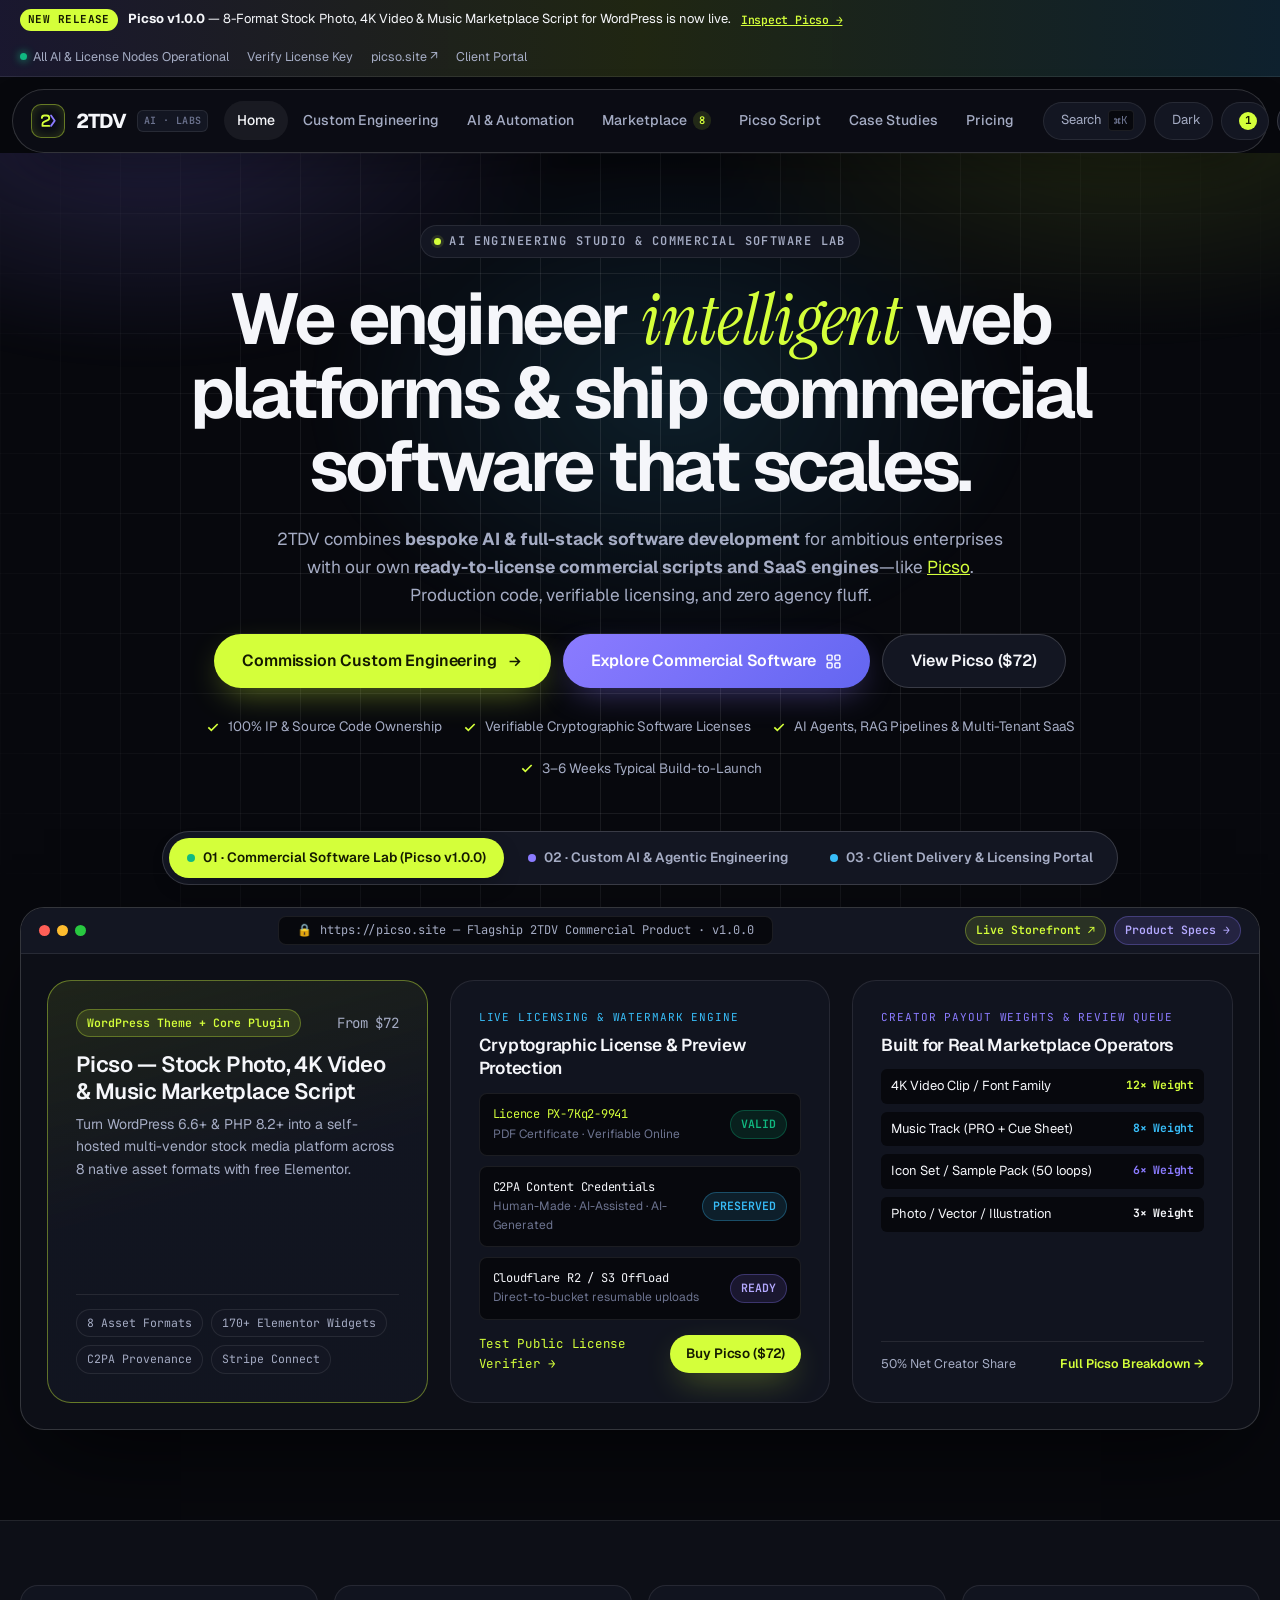
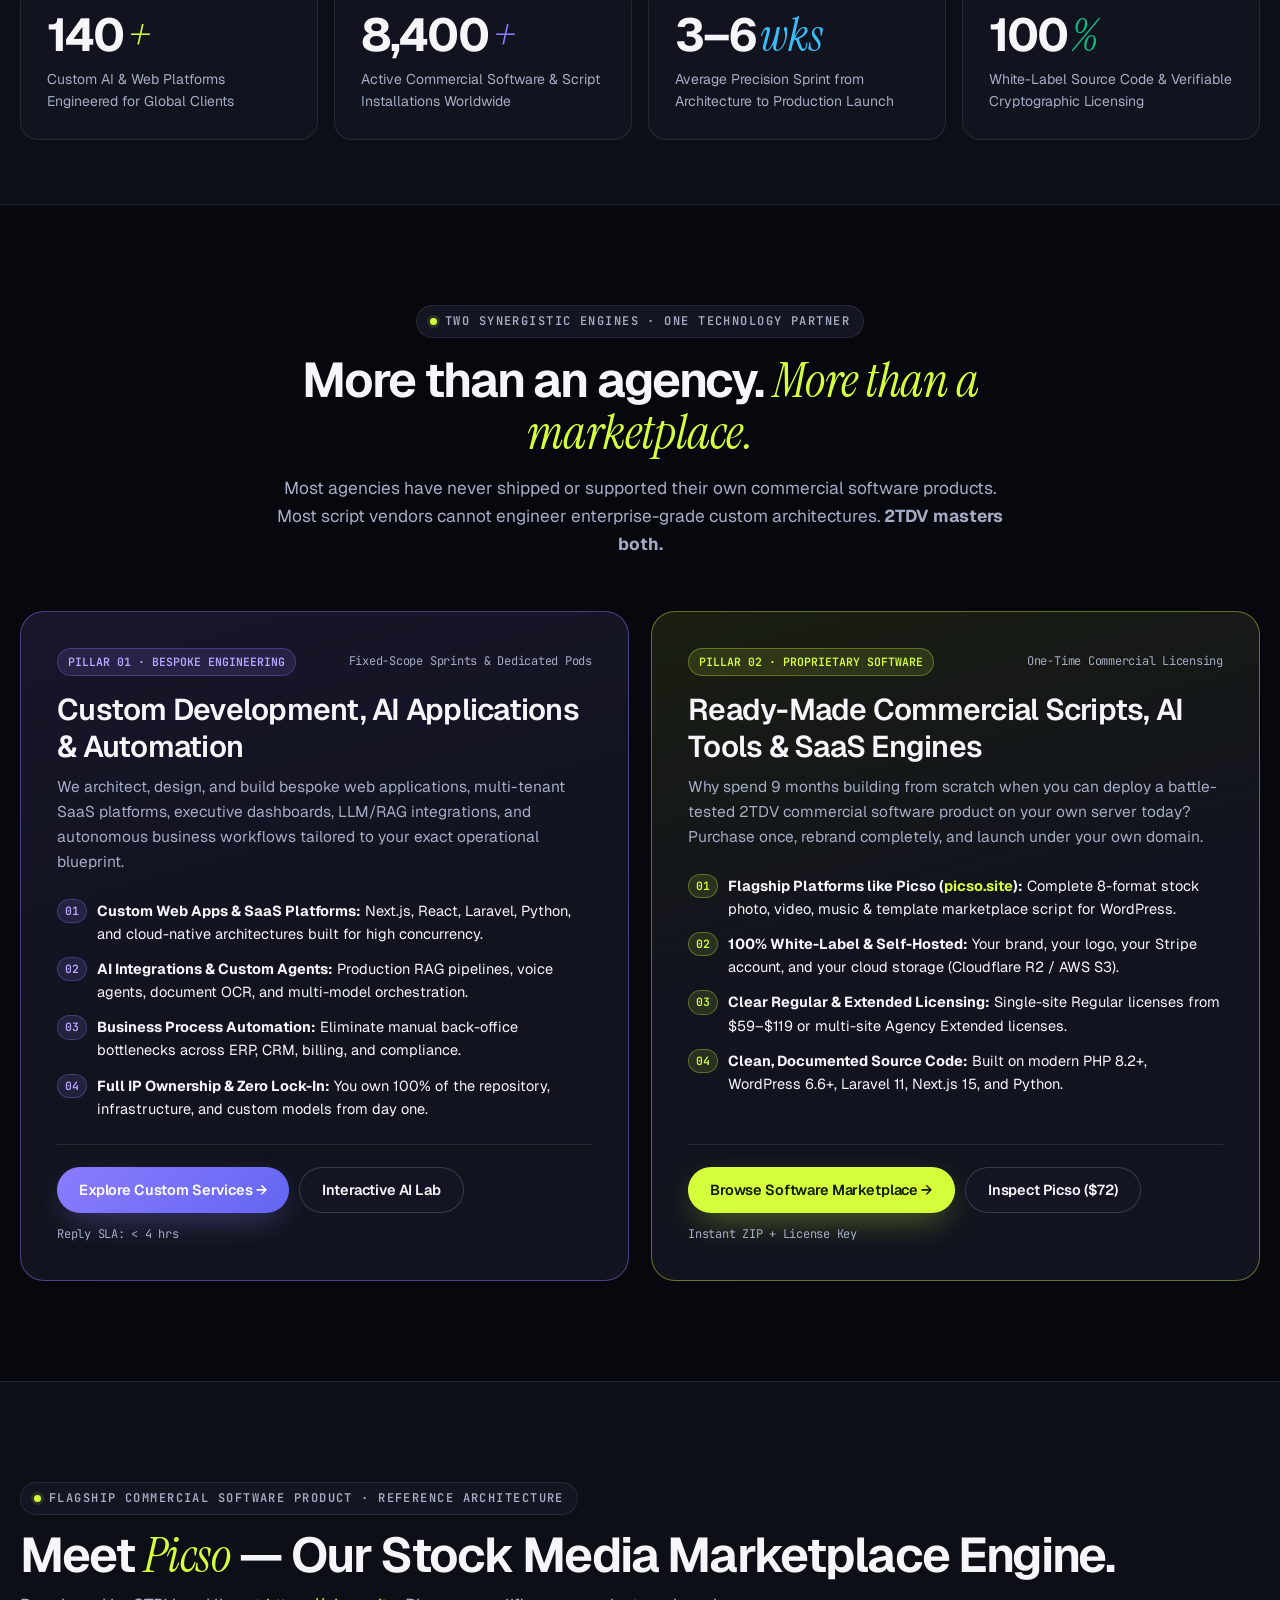
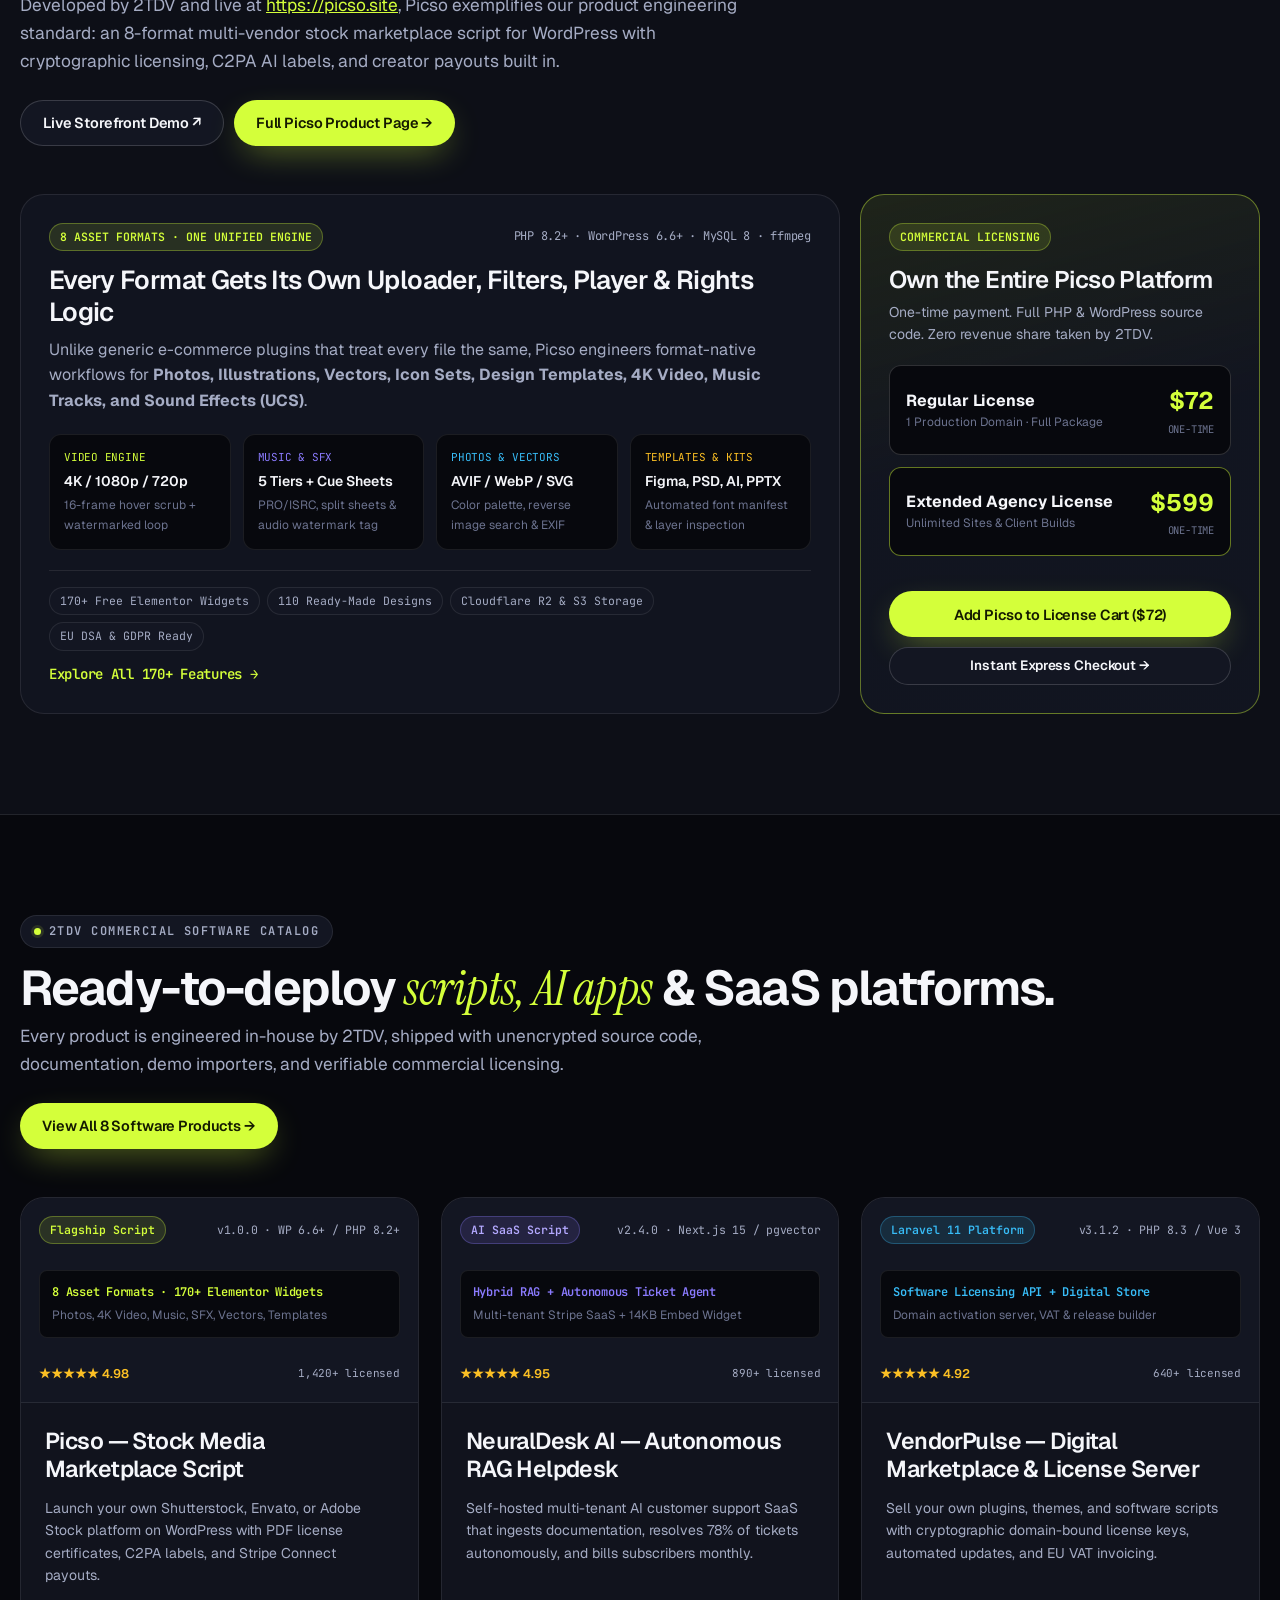
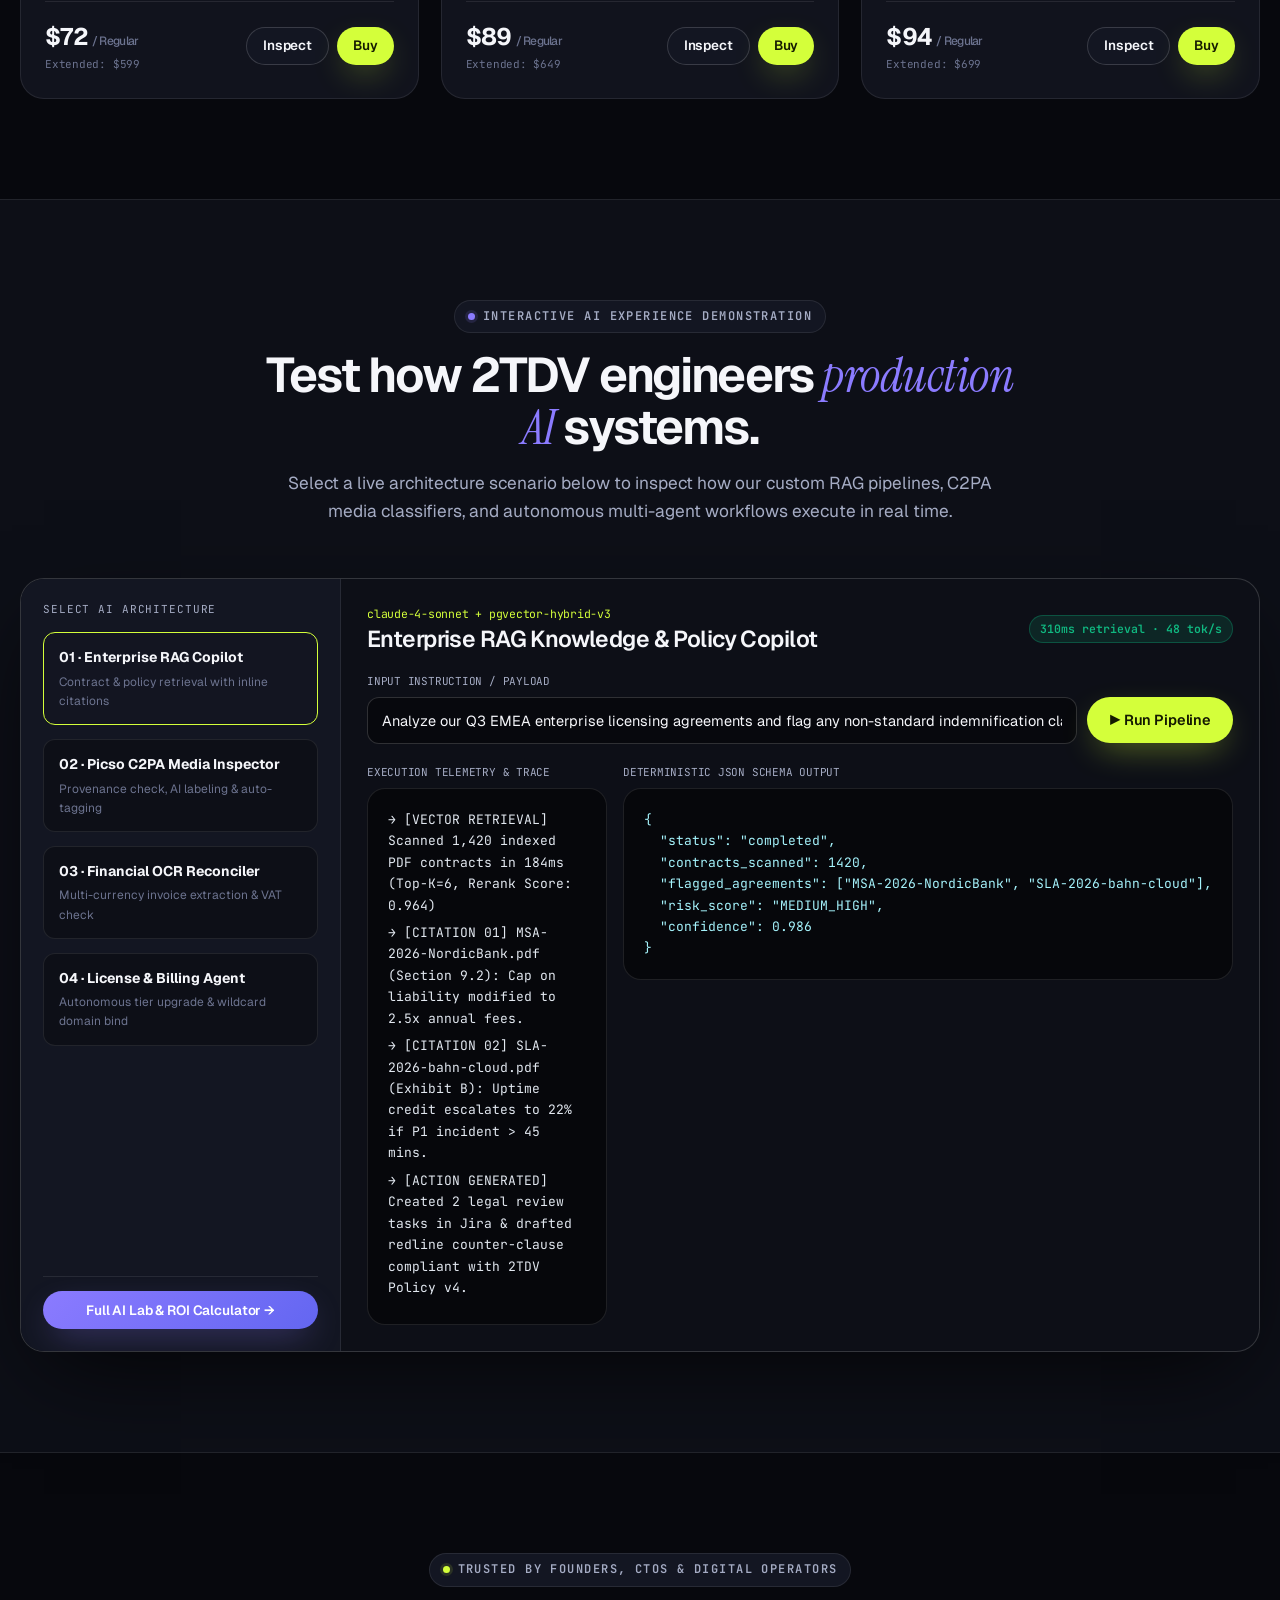
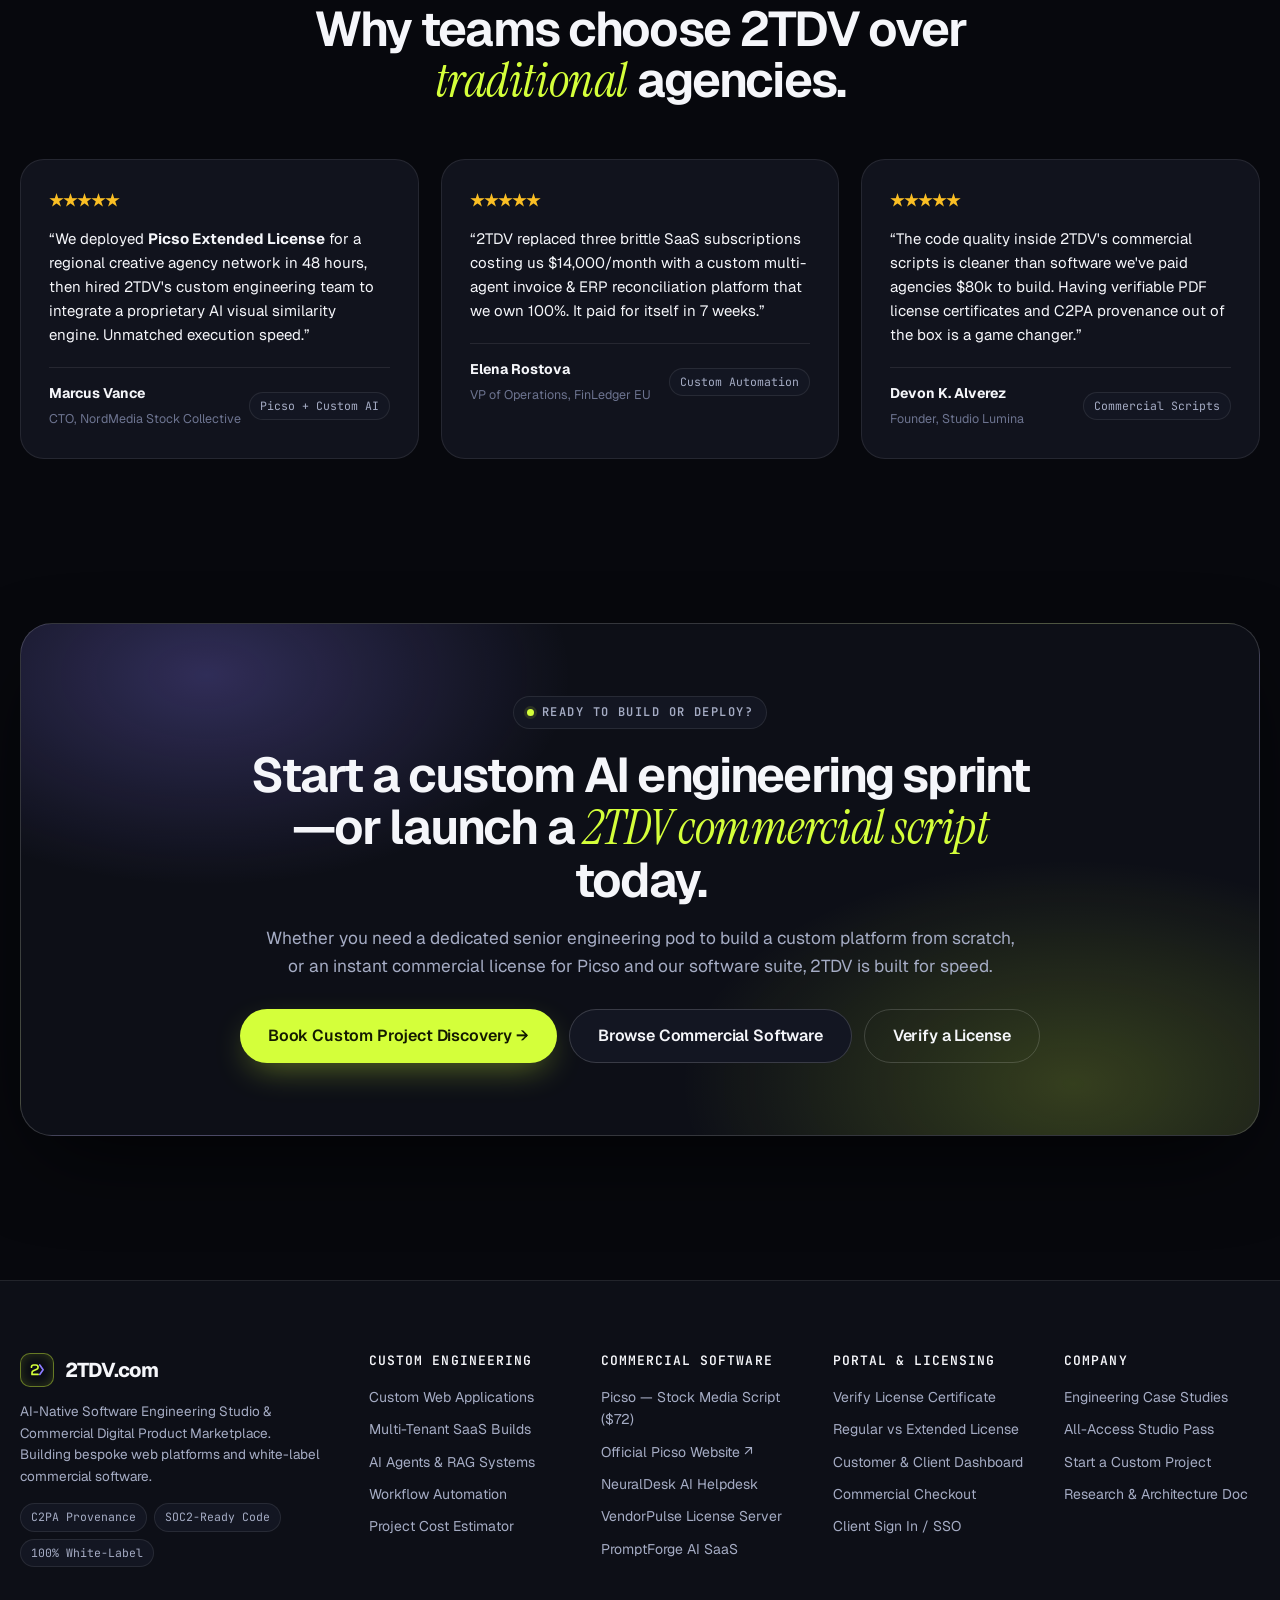
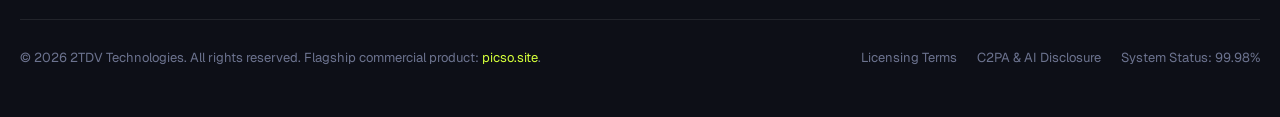
<file: index.html>
<!doctype html>
<html lang="en" data-theme="dark">
<head>
  <meta charset="utf-8">
  <meta name="viewport" content="width=device-width, initial-scale=1">
  <title>2TDV.com — AI-Native Software Engineering Studio &amp; Commercial Script Marketplace</title>
  <meta name="description" content="2TDV is an innovative technology company specializing in custom web development, AI-powered applications, automation solutions, and commercial software scripts like Picso.">
  <link rel="icon" type="image/svg+xml" href="favicon.svg">
  <link rel="stylesheet" href="assets/css/styles.css">
</head>
<body>

  <!-- Top Announcement Bar -->
  <div class="topbar">
    <div class="wrap topbar-inner">
      <div class="topbar-promo">
        <span class="topbar-badge">New Release</span>
        <span><strong>Picso v1.0.0</strong> — 8-Format Stock Photo, 4K Video &amp; Music Marketplace Script for WordPress is now live.</span>
        <a href="product-picso.html" class="mono text-lime" style="font-weight:600;text-decoration:underline">Inspect Picso →</a>
      </div>
      <div class="topbar-links">
        <span class="status-dot">All AI &amp; License Nodes Operational</span>
        <a href="verify-license.html">Verify License Key</a>
        <a href="https://picso.site" target="_blank" rel="noopener">picso.site ↗</a>
        <a href="dashboard.html">Client Portal</a>
      </div>
    </div>
  </div>

  <!-- Sticky Glass Header -->
  <header class="site-header">
    <div class="nav-bar">
      <a href="index.html" class="brand-logo" aria-label="2TDV Home">
        <span class="brand-mark">
          <svg width="22" height="22" viewBox="0 0 36 36" fill="none">
            <path d="M8 13C8 10.79 9.79 9 12 9H16C18.21 9 20 10.79 20 13C20 14.65 19 16.07 17.56 16.68L11.44 19.32C9.96 19.95 9 21.4 9 23V26H20" stroke="#d4ff3a" stroke-width="3" stroke-linecap="round" stroke-linejoin="round"/>
            <path d="M23 9L29 17.5L23 26" stroke="#8b7bff" stroke-width="3" stroke-linecap="round" stroke-linejoin="round"/>
          </svg>
        </span>
        <span>2TDV</span>
        <span class="brand-sub">AI · LABS</span>
      </a>

      <nav class="nav-menu" aria-label="Primary Navigation">
        <a href="index.html" class="nav-link active">Home</a>
        <a href="services.html" class="nav-link">Custom Engineering</a>
        <a href="ai-solutions.html" class="nav-link">AI &amp; Automation</a>
        <a href="marketplace.html" class="nav-link">Marketplace <span class="nav-count">8</span></a>
        <a href="product-picso.html" class="nav-link">Picso Script</a>
        <a href="case-studies.html" class="nav-link">Case Studies</a>
        <a href="pricing.html" class="nav-link">Pricing</a>
      </nav>

      <div class="nav-actions">
        <button type="button" class="icon-btn" data-open-cmd aria-label="Command Search">
          <svg viewBox="0 0 24 24" fill="none" stroke="currentColor" stroke-width="2"><circle cx="11" cy="11" r="7"/><path d="M20 20l-3.5-3.5"/></svg>
          <span class="hide-sm">Search</span>
          <span class="kbd-hint hide-sm">⌘K</span>
        </button>

        <button type="button" class="icon-btn" data-theme-toggle aria-label="Toggle color theme">
          <svg viewBox="0 0 24 24" fill="none" stroke="currentColor" stroke-width="2"><circle cx="12" cy="12" r="4"/><path d="M12 2v2M12 20v2M4.93 4.93l1.41 1.41M17.66 17.66l1.41 1.41M2 12h2M20 12h2M4.93 19.07l1.41-1.41M17.66 6.34l1.41-1.41"/></svg>
          <span class="theme-label hide-sm">Dark</span>
        </button>

        <button type="button" class="icon-btn" data-open-cart aria-label="Open License Cart">
          <svg viewBox="0 0 24 24" fill="none" stroke="currentColor" stroke-width="2"><path d="M6 2L3 6v14a2 2 0 002 2h14a2 2 0 002-2V6l-3-4z"/><path d="M3 6h18M16 10a4 4 0 01-8 0"/></svg>
          <span class="cart-badge" data-cart-count>1</span>
        </button>

        <a href="login.html" class="btn btn-ghost btn-sm hide-sm">Sign In</a>
        <a href="contact.html" class="btn btn-lime btn-sm hide-sm">Start a Project</a>

        <button type="button" class="icon-btn mobile-toggle" data-mobile-toggle aria-label="Open Menu">
          <svg viewBox="0 0 24 24" fill="none" stroke="currentColor" stroke-width="2"><path d="M4 7h16M4 12h16M4 17h16"/></svg>
        </button>
      </div>
    </div>
  </header>

  <!-- Mobile Navigation Drawer -->
  <div class="mobile-drawer" id="mobile-nav-drawer">
    <div class="mobile-drawer-panel">
      <div style="display:flex;justify-content:space-between;align-items:center">
        <span class="brand-logo"><span>2TDV</span> <span class="brand-sub">NAVIGATION</span></span>
        <button type="button" class="icon-btn" data-mobile-close>✕</button>
      </div>
      <div class="mobile-drawer-links">
        <a href="index.html"><span>Home</span><span>→</span></a>
        <a href="services.html"><span>Custom Development Services</span><span>→</span></a>
        <a href="ai-solutions.html"><span>AI Applications &amp; Automation</span><span>→</span></a>
        <a href="marketplace.html"><span>Commercial Software Marketplace (8)</span><span>→</span></a>
        <a href="product-picso.html"><span>Flagship Product: Picso Script</span><span>→</span></a>
        <a href="case-studies.html"><span>Engineering Case Studies</span><span>→</span></a>
        <a href="pricing.html"><span>Pricing &amp; Licensing</span><span>→</span></a>
        <a href="verify-license.html"><span>Verify License Certificate</span><span>→</span></a>
        <a href="dashboard.html"><span>Client &amp; Buyer Dashboard</span><span>→</span></a>
        <a href="login.html"><span>Sign In / Register</span><span>→</span></a>
      </div>
      <a href="contact.html" class="btn btn-lime btn-block">Book Engineering Consultation</a>
    </div>
  </div>

  <main>
    <!-- HERO SECTION -->
    <section class="hero">
      <div class="hero-glow"></div>
      <div class="hero-grid-bg"></div>

      <div class="wrap">
        <div class="hero-center">
          <span class="eyebrow">AI Engineering Studio &amp; Commercial Software Lab</span>
          <h1>
            We engineer <span class="serif text-lime">intelligent</span> web platforms &amp; ship commercial software that scales.
          </h1>
          <p class="lead">
            2TDV combines <strong>bespoke AI &amp; full-stack software development</strong> for ambitious enterprises with our own <strong>ready-to-license commercial scripts and SaaS engines</strong>—like <a href="product-picso.html" class="text-lime" style="text-decoration:underline">Picso</a>. Production code, verifiable licensing, and zero agency fluff.
          </p>

          <div class="hero-actions">
            <a href="contact.html" class="btn btn-lime btn-lg">
              <span>Commission Custom Engineering</span>
              <svg viewBox="0 0 24 24" fill="none" stroke="currentColor" stroke-width="2.2"><path d="M5 12h14M13 6l6 6-6 6"/></svg>
            </a>
            <a href="marketplace.html" class="btn btn-violet btn-lg">
              <span>Explore Commercial Software</span>
              <svg viewBox="0 0 24 24" fill="none" stroke="currentColor" stroke-width="2"><rect x="3" y="3" width="7" height="7" rx="1.5"/><rect x="14" y="3" width="7" height="7" rx="1.5"/><rect x="3" y="14" width="7" height="7" rx="1.5"/><rect x="14" y="14" width="7" height="7" rx="1.5"/></svg>
            </a>
            <a href="product-picso.html" class="btn btn-ghost btn-lg">
              <span>View Picso ($72)</span>
            </a>
          </div>

          <div class="hero-trust-strip">
            <span>
              <svg viewBox="0 0 24 24" fill="none" stroke="currentColor" stroke-width="2.5"><path d="M5 12.5l4.5 4.5L19 7.5"/></svg>
              100% IP &amp; Source Code Ownership
            </span>
            <span>
              <svg viewBox="0 0 24 24" fill="none" stroke="currentColor" stroke-width="2.5"><path d="M5 12.5l4.5 4.5L19 7.5"/></svg>
              Verifiable Cryptographic Software Licenses
            </span>
            <span>
              <svg viewBox="0 0 24 24" fill="none" stroke="currentColor" stroke-width="2.5"><path d="M5 12.5l4.5 4.5L19 7.5"/></svg>
              AI Agents, RAG Pipelines &amp; Multi-Tenant SaaS
            </span>
            <span>
              <svg viewBox="0 0 24 24" fill="none" stroke="currentColor" stroke-width="2.5"><path d="M5 12.5l4.5 4.5L19 7.5"/></svg>
              3–6 Weeks Typical Build-to-Launch
            </span>
          </div>
        </div>

        <!-- Interactive Dual-Model Workspace Preview -->
        <div class="hero-stage">
          <div style="display:flex;justify-content:center">
            <div class="stage-switcher" role="tablist" aria-label="2TDV Dual Business Model Interactive Preview">
              <button type="button" class="stage-tab active" data-tab-group="hero-stage" data-tab-target="stage-panel-marketplace" aria-selected="true">
                <i style="background:#10b981"></i>
                01 · Commercial Software Lab (Picso v1.0.0)
              </button>
              <button type="button" class="stage-tab" data-tab-group="hero-stage" data-tab-target="stage-panel-ai" aria-selected="false">
                <i style="background:#8b7bff"></i>
                02 · Custom AI &amp; Agentic Engineering
              </button>
              <button type="button" class="stage-tab" data-tab-group="hero-stage" data-tab-target="stage-panel-saas" aria-selected="false">
                <i style="background:#38bdf8"></i>
                03 · Client Delivery &amp; Licensing Portal
              </button>
            </div>
          </div>

          <!-- Stage Panel 1: Commercial Software Lab (Picso) -->
          <div id="stage-panel-marketplace" data-tab-panel-group="hero-stage" class="browser-window">
            <div class="browser-chrome">
              <div class="browser-dots"><i></i><i></i><i></i></div>
              <div class="browser-url">
                <span style="color:var(--emerald)">🔒</span>
                <span>https://picso.site — Flagship 2TDV Commercial Product · v1.0.0</span>
              </div>
              <div style="display:flex;gap:8px">
                <a href="https://picso.site/demo/" target="_blank" rel="noopener" class="badge badge-lime">Live Storefront ↗</a>
                <a href="product-picso.html" class="badge badge-violet">Product Specs →</a>
              </div>
            </div>
            <div class="browser-body">
              <div class="grid-3" style="align-items:stretch">
                <div class="card highlight-lime" style="display:flex;flex-direction:column;justify-content:space-between">
                  <div>
                    <div style="display:flex;justify-content:space-between;align-items:center">
                      <span class="badge badge-lime">WordPress Theme + Core Plugin</span>
                      <span class="mono text-muted">From $72</span>
                    </div>
                    <h3 style="margin-top:14px;font-size:22px">Picso — Stock Photo, 4K Video &amp; Music Marketplace Script</h3>
                    <p class="text-muted" style="margin-top:8px;font-size:14px">
                      Turn WordPress 6.6+ &amp; PHP 8.2+ into a self-hosted multi-vendor stock media platform across 8 native asset formats with free Elementor.
                    </p>
                  </div>
                  <div style="margin-top:18px;padding-top:14px;border-top:1px solid var(--border);display:flex;gap:8px;flex-wrap:wrap">
                    <span class="tag">8 Asset Formats</span>
                    <span class="tag">170+ Elementor Widgets</span>
                    <span class="tag">C2PA Provenance</span>
                    <span class="tag">Stripe Connect</span>
                  </div>
                </div>

                <div class="card" style="display:flex;flex-direction:column;justify-content:space-between">
                  <div>
                    <div class="mono text-cyan" style="font-size:11px;text-transform:uppercase;letter-spacing:0.08em">LIVE LICENSING &amp; WATERMARK ENGINE</div>
                    <h4 style="margin-top:8px">Cryptographic License &amp; Preview Protection</h4>
                    <div style="margin-top:14px;display:grid;gap:10px">
                      <div style="padding:11px 13px;border-radius:var(--r-xs);background:var(--bg-0);border:1px solid var(--border);display:flex;justify-content:space-between;align-items:center">
                        <div>
                          <div class="mono" style="font-size:12px;color:var(--lime)">Licence PX-7Kq2-9941</div>
                          <div style="font-size:12px;color:var(--text-3)">PDF Certificate · Verifiable Online</div>
                        </div>
                        <span class="badge badge-emerald">VALID</span>
                      </div>
                      <div style="padding:11px 13px;border-radius:var(--r-xs);background:var(--bg-0);border:1px solid var(--border);display:flex;justify-content:space-between;align-items:center">
                        <div>
                          <div class="mono" style="font-size:12px">C2PA Content Credentials</div>
                          <div style="font-size:12px;color:var(--text-3)">Human-Made · AI-Assisted · AI-Generated</div>
                        </div>
                        <span class="badge badge-cyan">PRESERVED</span>
                      </div>
                      <div style="padding:11px 13px;border-radius:var(--r-xs);background:var(--bg-0);border:1px solid var(--border);display:flex;justify-content:space-between;align-items:center">
                        <div>
                          <div class="mono" style="font-size:12px">Cloudflare R2 / S3 Offload</div>
                          <div style="font-size:12px;color:var(--text-3)">Direct-to-bucket resumable uploads</div>
                        </div>
                        <span class="badge badge-violet">READY</span>
                      </div>
                    </div>
                  </div>
                  <div style="margin-top:14px;display:flex;justify-content:space-between;align-items:center">
                    <a href="verify-license.html" class="mono text-lime" style="font-size:12.5px">Test Public License Verifier →</a>
                    <button type="button" class="btn btn-lime btn-sm" onclick="window.addToCart('picso', 'regular')">Buy Picso ($72)</button>
                  </div>
                </div>

                <div class="card" style="display:flex;flex-direction:column;justify-content:space-between">
                  <div>
                    <div class="mono text-violet" style="font-size:11px;text-transform:uppercase;letter-spacing:0.08em">CREATOR PAYOUT WEIGHTS &amp; REVIEW QUEUE</div>
                    <h4 style="margin-top:8px">Built for Real Marketplace Operators</h4>
                    <div style="margin-top:12px;display:grid;gap:8px;font-size:13px">
                      <div style="display:flex;justify-content:space-between;padding:7px 10px;background:var(--bg-0);border-radius:6px">
                        <span>4K Video Clip / Font Family</span>
                        <strong class="mono text-lime">12× Weight</strong>
                      </div>
                      <div style="display:flex;justify-content:space-between;padding:7px 10px;background:var(--bg-0);border-radius:6px">
                        <span>Music Track (PRO + Cue Sheet)</span>
                        <strong class="mono text-cyan">8× Weight</strong>
                      </div>
                      <div style="display:flex;justify-content:space-between;padding:7px 10px;background:var(--bg-0);border-radius:6px">
                        <span>Icon Set / Sample Pack (50 loops)</span>
                        <strong class="mono text-violet">6× Weight</strong>
                      </div>
                      <div style="display:flex;justify-content:space-between;padding:7px 10px;background:var(--bg-0);border-radius:6px">
                        <span>Photo / Vector / Illustration</span>
                        <strong class="mono">3× Weight</strong>
                      </div>
                    </div>
                  </div>
                  <div style="margin-top:14px;padding-top:12px;border-top:1px solid var(--border);display:flex;justify-content:space-between;font-size:12.5px;color:var(--text-2)">
                    <span>50% Net Creator Share</span>
                    <a href="product-picso.html" class="text-lime" style="font-weight:600">Full Picso Breakdown →</a>
                  </div>
                </div>
              </div>
            </div>
          </div>

          <!-- Stage Panel 2: Custom AI & Agentic Engineering -->
          <div id="stage-panel-ai" data-tab-panel-group="hero-stage" class="browser-window" hidden>
            <div class="browser-chrome">
              <div class="browser-dots"><i></i><i></i><i></i></div>
              <div class="browser-url">
                <span style="color:var(--violet)">⚡</span>
                <span>2tdv://ai-orchestrator/production-pipeline — Multi-Agent RAG &amp; Workflow Engine</span>
              </div>
              <a href="ai-solutions.html" class="badge badge-violet">Open AI Playground →</a>
            </div>
            <div class="browser-body">
              <div class="grid-3">
                <div class="card highlight-violet">
                  <span class="badge badge-violet">01 · Ingestion &amp; Vector Memory</span>
                  <h3 style="margin-top:12px">Hybrid RAG Architecture</h3>
                  <p class="text-muted" style="font-size:14px;margin-top:8px">
                    Sub-200ms semantic + BM25 retrieval across millions of PDFs, SQL tables, Notion docs, and ERP records with role-based access control.
                  </p>
                  <div class="terminal-box" style="margin-top:14px;padding:12px;font-size:11.5px">
                    pgvector_index: HNSW (m=16, ef=64)<br>
                    reranker: cohere-rerank-v3.5<br>
                    p95_latency: <span class="text-lime">142ms</span>
                  </div>
                </div>

                <div class="card">
                  <span class="badge badge-cyan">02 · Autonomous Agent Execution</span>
                  <h3 style="margin-top:12px">Deterministic Tool Calling</h3>
                  <p class="text-muted" style="font-size:14px;margin-top:8px">
                    Multi-step AI agents that verify invoices, update CRMs, issue refunds, generate code, and trigger human-in-the-loop approvals safely.
                  </p>
                  <div class="terminal-box" style="margin-top:14px;padding:12px;font-size:11.5px">
                    guardrails: schema_strict_v4<br>
                    models: Claude 4 / GPT-5 / Gemini<br>
                    hallucination_rate: <span class="text-lime">&lt;0.08%</span>
                  </div>
                </div>

                <div class="card">
                  <span class="badge badge-lime">03 · Full-Stack SaaS Delivery</span>
                  <h3 style="margin-top:12px">Production Web Platforms</h3>
                  <p class="text-muted" style="font-size:14px;margin-top:8px">
                    Delivered as high-speed Next.js, Laravel, or Python platforms with Stripe billing, SSO, audit logs, and 100% client IP ownership.
                  </p>
                  <div style="margin-top:16px">
                    <a href="services.html" class="btn btn-lime btn-sm btn-block">Explore Custom Engineering →</a>
                  </div>
                </div>
              </div>
            </div>
          </div>

          <!-- Stage Panel 3: Client Delivery & Licensing Portal -->
          <div id="stage-panel-saas" data-tab-panel-group="hero-stage" class="browser-window" hidden>
            <div class="browser-chrome">
              <div class="browser-dots"><i></i><i></i><i></i></div>
              <div class="browser-url">
                <span style="color:var(--cyan)">●</span>
                <span>https://portal.2tdv.com/dashboard — Unified Software Buyer &amp; Agency Client Command Center</span>
              </div>
              <a href="dashboard.html" class="badge badge-lime">Launch Interactive Portal →</a>
            </div>
            <div class="browser-body">
              <div class="grid-4">
                <div class="stat-card">
                  <div class="mono text-muted" style="font-size:11px">ACTIVE LICENSES</div>
                  <div class="stat-value text-lime" style="margin-top:6px">4</div>
                  <div class="stat-label">Picso Extended, NeuralDesk, VendorPulse</div>
                </div>
                <div class="stat-card">
                  <div class="mono text-muted" style="font-size:11px">CUSTOM SPRINT VELOCITY</div>
                  <div class="stat-value text-cyan" style="margin-top:6px">94%</div>
                  <div class="stat-label">Sprint 4 of 5 · Ahead of Schedule</div>
                </div>
                <div class="stat-card">
                  <div class="mono text-muted" style="font-size:11px">AI PIPELINE UPTIME</div>
                  <div class="stat-value text-emerald" style="margin-top:6px">99.98%</div>
                  <div class="stat-label">1.4M tokens processed today</div>
                </div>
                <div class="stat-card" style="display:flex;flex-direction:column;justify-content:space-between">
                  <div class="mono text-muted" style="font-size:11px">CLIENT PORTAL DEMO</div>
                  <p style="font-size:13px;color:var(--text-2)">Test downloads, domain bindings, PDF invoices, and sprint tracking.</p>
                  <a href="dashboard.html" class="btn btn-lime btn-sm">Open Dashboard →</a>
                </div>
              </div>
            </div>
          </div>
        </div>
      </div>
    </section>

    <!-- METRICS & PROOF STRIP -->
    <section class="section-sm section-alt">
      <div class="wrap">
        <div class="stats-grid">
          <div class="stat-card">
            <div class="stat-value">140<span class="serif text-lime">+</span></div>
            <div class="stat-label">Custom AI &amp; Web Platforms Engineered for Global Clients</div>
          </div>
          <div class="stat-card">
            <div class="stat-value">8,400<span class="serif text-violet">+</span></div>
            <div class="stat-label">Active Commercial Software &amp; Script Installations Worldwide</div>
          </div>
          <div class="stat-card">
            <div class="stat-value">3–6<span class="serif text-cyan">wks</span></div>
            <div class="stat-label">Average Precision Sprint from Architecture to Production Launch</div>
          </div>
          <div class="stat-card">
            <div class="stat-value">100<span class="serif text-emerald">%</span></div>
            <div class="stat-label">White-Label Source Code &amp; Verifiable Cryptographic Licensing</div>
          </div>
        </div>
      </div>
    </section>

    <!-- TWO PRIMARY BUSINESS MODELS BENTO -->
    <section class="section" id="business-models">
      <div class="wrap">
        <div class="section-head center">
          <span class="eyebrow">Two Synergistic Engines · One Technology Partner</span>
          <h2>More than an agency. <span class="serif text-lime">More than a marketplace.</span></h2>
          <p class="lead">
            Most agencies have never shipped or supported their own commercial software products. Most script vendors cannot engineer enterprise-grade custom architectures. <strong>2TDV masters both.</strong>
          </p>
        </div>

        <div class="grid-2">
          <!-- Model 1: Custom Development Services -->
          <article class="card highlight-violet" style="padding:36px;display:flex;flex-direction:column;justify-content:space-between;gap:24px">
            <div>
              <div style="display:flex;justify-content:space-between;align-items:center;gap:12px;flex-wrap:wrap">
                <span class="badge badge-violet">PILLAR 01 · BESPOKE ENGINEERING</span>
                <span class="mono text-muted" style="font-size:12px">Fixed-Scope Sprints &amp; Dedicated Pods</span>
              </div>
              <h3 style="font-size:30px;margin-top:16px">Custom Development, AI Applications &amp; Automation</h3>
              <p class="text-muted" style="margin-top:10px;font-size:15.5px">
                We architect, design, and build bespoke web applications, multi-tenant SaaS platforms, executive dashboards, LLM/RAG integrations, and autonomous business workflows tailored to your exact operational blueprint.
              </p>

              <ul style="display:grid;gap:12px;margin-top:24px;font-size:14.5px">
                <li style="display:flex;gap:10px;align-items:flex-start">
                  <span class="badge badge-violet" style="padding:2px 7px">01</span>
                  <span><strong>Custom Web Apps &amp; SaaS Platforms:</strong> Next.js, React, Laravel, Python, and cloud-native architectures built for high concurrency.</span>
                </li>
                <li style="display:flex;gap:10px;align-items:flex-start">
                  <span class="badge badge-violet" style="padding:2px 7px">02</span>
                  <span><strong>AI Integrations &amp; Custom Agents:</strong> Production RAG pipelines, voice agents, document OCR, and multi-model orchestration.</span>
                </li>
                <li style="display:flex;gap:10px;align-items:flex-start">
                  <span class="badge badge-violet" style="padding:2px 7px">03</span>
                  <span><strong>Business Process Automation:</strong> Eliminate manual back-office bottlenecks across ERP, CRM, billing, and compliance.</span>
                </li>
                <li style="display:flex;gap:10px;align-items:flex-start">
                  <span class="badge badge-violet" style="padding:2px 7px">04</span>
                  <span><strong>Full IP Ownership &amp; Zero Lock-In:</strong> You own 100% of the repository, infrastructure, and custom models from day one.</span>
                </li>
              </ul>
            </div>

            <div style="padding-top:22px;border-top:1px solid var(--border);display:flex;flex-wrap:wrap;gap:12px;justify-content:space-between;align-items:center">
              <div style="display:flex;gap:10px;flex-wrap:wrap">
                <a href="services.html" class="btn btn-violet">Explore Custom Services →</a>
                <a href="ai-solutions.html" class="btn btn-ghost">Interactive AI Lab</a>
              </div>
              <span class="mono text-muted" style="font-size:12px">Reply SLA: &lt; 4 hrs</span>
            </div>
          </article>

          <!-- Model 2: Commercial Software Products -->
          <article class="card highlight-lime" style="padding:36px;display:flex;flex-direction:column;justify-content:space-between;gap:24px">
            <div>
              <div style="display:flex;justify-content:space-between;align-items:center;gap:12px;flex-wrap:wrap">
                <span class="badge badge-lime">PILLAR 02 · PROPRIETARY SOFTWARE</span>
                <span class="mono text-muted" style="font-size:12px">One-Time Commercial Licensing</span>
              </div>
              <h3 style="font-size:30px;margin-top:16px">Ready-Made Commercial Scripts, AI Tools &amp; SaaS Engines</h3>
              <p class="text-muted" style="margin-top:10px;font-size:15.5px">
                Why spend 9 months building from scratch when you can deploy a battle-tested 2TDV commercial software product on your own server today? Purchase once, rebrand completely, and launch under your own domain.
              </p>

              <ul style="display:grid;gap:12px;margin-top:24px;font-size:14.5px">
                <li style="display:flex;gap:10px;align-items:flex-start">
                  <span class="badge badge-lime" style="padding:2px 7px">01</span>
                  <span><strong>Flagship Platforms like Picso (<a href="https://picso.site" target="_blank" rel="noopener" class="text-lime">picso.site</a>):</strong> Complete 8-format stock photo, video, music &amp; template marketplace script for WordPress.</span>
                </li>
                <li style="display:flex;gap:10px;align-items:flex-start">
                  <span class="badge badge-lime" style="padding:2px 7px">02</span>
                  <span><strong>100% White-Label &amp; Self-Hosted:</strong> Your brand, your logo, your Stripe account, and your cloud storage (Cloudflare R2 / AWS S3).</span>
                </li>
                <li style="display:flex;gap:10px;align-items:flex-start">
                  <span class="badge badge-lime" style="padding:2px 7px">03</span>
                  <span><strong>Clear Regular &amp; Extended Licensing:</strong> Single-site Regular licenses from $59–$119 or multi-site Agency Extended licenses.</span>
                </li>
                <li style="display:flex;gap:10px;align-items:flex-start">
                  <span class="badge badge-lime" style="padding:2px 7px">04</span>
                  <span><strong>Clean, Documented Source Code:</strong> Built on modern PHP 8.2+, WordPress 6.6+, Laravel 11, Next.js 15, and Python.</span>
                </li>
              </ul>
            </div>

            <div style="padding-top:22px;border-top:1px solid var(--border);display:flex;flex-wrap:wrap;gap:12px;justify-content:space-between;align-items:center">
              <div style="display:flex;gap:10px;flex-wrap:wrap">
                <a href="marketplace.html" class="btn btn-lime">Browse Software Marketplace →</a>
                <a href="product-picso.html" class="btn btn-ghost">Inspect Picso ($72)</a>
              </div>
              <span class="mono text-muted" style="font-size:12px">Instant ZIP + License Key</span>
            </div>
          </article>
        </div>
      </div>
    </section>

    <!-- FLAGSHIP PRODUCT SPOTLIGHT: PICSO (https://picso.site) -->
    <section class="section section-alt" id="flagship-picso">
      <div class="wrap">
        <div class="section-head-row">
          <div>
            <span class="eyebrow">Flagship Commercial Software Product · Reference Architecture</span>
            <h2 style="margin-top:14px">Meet <span class="serif text-lime">Picso</span> — Our Stock Media Marketplace Engine.</h2>
            <p class="lead" style="margin-top:10px">
              Developed by 2TDV and live at <a href="https://picso.site" target="_blank" rel="noopener" class="text-lime" style="text-decoration:underline">https://picso.site</a>, Picso exemplifies our product engineering standard: an 8-format multi-vendor stock marketplace script for WordPress with cryptographic licensing, C2PA AI labels, and creator payouts built in.
            </p>
          </div>
          <div style="display:flex;gap:10px;flex-wrap:wrap">
            <a href="https://picso.site/demo/" target="_blank" rel="noopener" class="btn btn-ghost">
              <span>Live Storefront Demo ↗</span>
            </a>
            <a href="product-picso.html" class="btn btn-lime">
              <span>Full Picso Product Page →</span>
            </a>
          </div>
        </div>

        <div class="bento-6">
          <div class="card span-4" style="display:flex;flex-direction:column;justify-content:space-between;gap:20px">
            <div>
              <div style="display:flex;justify-content:space-between;align-items:center;gap:12px;flex-wrap:wrap">
                <span class="badge badge-lime">8 ASSET FORMATS · ONE UNIFIED ENGINE</span>
                <span class="mono text-muted" style="font-size:12px">PHP 8.2+ · WordPress 6.6+ · MySQL 8 · ffmpeg</span>
              </div>
              <h3 style="font-size:26px;margin-top:14px">Every Format Gets Its Own Uploader, Filters, Player &amp; Rights Logic</h3>
              <p class="text-muted" style="margin-top:8px">
                Unlike generic e-commerce plugins that treat every file the same, Picso engineers format-native workflows for <strong>Photos, Illustrations, Vectors, Icon Sets, Design Templates, 4K Video, Music Tracks, and Sound Effects (UCS)</strong>.
              </p>
            </div>

            <div class="grid-4" style="gap:12px">
              <div style="padding:14px;border-radius:var(--r-sm);background:var(--bg-0);border:1px solid var(--border)">
                <div class="mono text-lime" style="font-size:11px">VIDEO ENGINE</div>
                <div style="font-weight:600;margin-top:4px;font-size:14px">4K / 1080p / 720p</div>
                <div style="font-size:12px;color:var(--text-3);margin-top:4px">16-frame hover scrub + watermarked loop</div>
              </div>
              <div style="padding:14px;border-radius:var(--r-sm);background:var(--bg-0);border:1px solid var(--border)">
                <div class="mono text-violet" style="font-size:11px">MUSIC &amp; SFX</div>
                <div style="font-weight:600;margin-top:4px;font-size:14px">5 Tiers + Cue Sheets</div>
                <div style="font-size:12px;color:var(--text-3);margin-top:4px">PRO/ISRC, split sheets &amp; audio watermark tag</div>
              </div>
              <div style="padding:14px;border-radius:var(--r-sm);background:var(--bg-0);border:1px solid var(--border)">
                <div class="mono text-cyan" style="font-size:11px">PHOTOS &amp; VECTORS</div>
                <div style="font-weight:600;margin-top:4px;font-size:14px">AVIF / WebP / SVG</div>
                <div style="font-size:12px;color:var(--text-3);margin-top:4px">Color palette, reverse image search &amp; EXIF</div>
              </div>
              <div style="padding:14px;border-radius:var(--r-sm);background:var(--bg-0);border:1px solid var(--border)">
                <div class="mono text-amber" style="font-size:11px">TEMPLATES &amp; KITS</div>
                <div style="font-weight:600;margin-top:4px;font-size:14px">Figma, PSD, AI, PPTX</div>
                <div style="font-size:12px;color:var(--text-3);margin-top:4px">Automated font manifest &amp; layer inspection</div>
              </div>
            </div>

            <div style="display:flex;justify-content:space-between;align-items:center;flex-wrap:wrap;gap:12px;padding-top:16px;border-top:1px solid var(--border)">
              <div class="tag-list" style="margin-top:0">
                <span class="tag">170+ Free Elementor Widgets</span>
                <span class="tag">110 Ready-Made Designs</span>
                <span class="tag">Cloudflare R2 &amp; S3 Storage</span>
                <span class="tag">EU DSA &amp; GDPR Ready</span>
              </div>
              <a href="product-picso.html" class="mono text-lime" style="font-weight:600">Explore All 170+ Features →</a>
            </div>
          </div>

          <div class="card span-2 highlight-lime" style="display:flex;flex-direction:column;justify-content:space-between">
            <div>
              <span class="badge badge-lime">COMMERCIAL LICENSING</span>
              <h3 style="margin-top:14px;font-size:24px">Own the Entire Picso Platform</h3>
              <p class="text-muted" style="font-size:14px;margin-top:6px">One-time payment. Full PHP &amp; WordPress source code. Zero revenue share taken by 2TDV.</p>

              <div style="margin-top:20px;display:grid;gap:12px">
                <div style="padding:16px;border-radius:var(--r-sm);background:var(--bg-0);border:1px solid var(--border-strong);display:flex;justify-content:space-between;align-items:center">
                  <div>
                    <div style="font-weight:700">Regular License</div>
                    <div style="font-size:12px;color:var(--text-3)">1 Production Domain · Full Package</div>
                  </div>
                  <div style="text-align:right">
                    <div style="font-size:24px;font-weight:700;color:var(--lime)">$72</div>
                    <div class="mono" style="font-size:10.5px;color:var(--text-3)">ONE-TIME</div>
                  </div>
                </div>

                <div style="padding:16px;border-radius:var(--r-sm);background:var(--bg-0);border:1px solid rgba(212,255,58,0.45);display:flex;justify-content:space-between;align-items:center">
                  <div>
                    <div style="font-weight:700">Extended Agency License</div>
                    <div style="font-size:12px;color:var(--text-3)">Unlimited Sites &amp; Client Builds</div>
                  </div>
                  <div style="text-align:right">
                    <div style="font-size:24px;font-weight:700;color:var(--lime)">$599</div>
                    <div class="mono" style="font-size:10.5px;color:var(--text-3)">ONE-TIME</div>
                  </div>
                </div>
              </div>
            </div>

            <div style="margin-top:20px;display:grid;gap:10px">
              <button type="button" class="btn btn-lime btn-block" onclick="window.addToCart('picso', 'regular')">Add Picso to License Cart ($72)</button>
              <a href="checkout.html" class="btn btn-ghost btn-block btn-sm">Instant Express Checkout →</a>
            </div>
          </div>
        </div>
      </div>
    </section>

    <!-- COMMERCIAL SOFTWARE MARKETPLACE PREVIEW -->
    <section class="section" id="marketplace-preview">
      <div class="wrap">
        <div class="section-head-row">
          <div>
            <span class="eyebrow">2TDV Commercial Software Catalog</span>
            <h2 style="margin-top:14px">Ready-to-deploy <span class="serif text-lime">scripts, AI apps</span> &amp; SaaS platforms.</h2>
            <p class="lead" style="margin-top:8px">
              Every product is engineered in-house by 2TDV, shipped with unencrypted source code, documentation, demo importers, and verifiable commercial licensing.
            </p>
          </div>
          <a href="marketplace.html" class="btn btn-lime">View All 8 Software Products →</a>
        </div>

        <div class="grid-3">
          <!-- Card 1: Picso -->
          <article class="product-card">
            <div class="product-thumb">
              <div style="display:flex;justify-content:space-between;align-items:center">
                <span class="badge badge-lime">Flagship Script</span>
                <span class="mono text-muted" style="font-size:11.5px">v1.0.0 · WP 6.6+ / PHP 8.2+</span>
              </div>
              <div style="margin:auto 0;padding:12px;border-radius:var(--r-xs);background:var(--bg-0);border:1px solid var(--border)">
                <div class="mono text-lime" style="font-size:12px;font-weight:600">8 Asset Formats · 170+ Elementor Widgets</div>
                <div style="font-size:12px;color:var(--text-3);margin-top:3px">Photos, 4K Video, Music, SFX, Vectors, Templates</div>
              </div>
              <div class="product-meta-row">
                <span class="rating-stars">★★★★★ 4.98</span>
                <span class="mono">1,420+ licensed</span>
              </div>
            </div>
            <div class="product-body">
              <h3><a href="product-picso.html">Picso — Stock Media Marketplace Script</a></h3>
              <p class="text-muted" style="font-size:14px">Launch your own Shutterstock, Envato, or Adobe Stock platform on WordPress with PDF license certificates, C2PA labels, and Stripe Connect payouts.</p>
              <div class="product-footer">
                <div>
                  <div class="price-tag">$72<small>/ Regular</small></div>
                  <div class="mono" style="font-size:11px;color:var(--text-3)">Extended: $599</div>
                </div>
                <div style="display:flex;gap:8px">
                  <a href="product-picso.html" class="btn btn-ghost btn-sm">Inspect</a>
                  <button type="button" class="btn btn-lime btn-sm" onclick="window.addToCart('picso','regular')">Buy</button>
                </div>
              </div>
            </div>
          </article>

          <!-- Card 2: NeuralDesk AI -->
          <article class="product-card">
            <div class="product-thumb">
              <div style="display:flex;justify-content:space-between;align-items:center">
                <span class="badge badge-violet">AI SaaS Script</span>
                <span class="mono text-muted" style="font-size:11.5px">v2.4.0 · Next.js 15 / pgvector</span>
              </div>
              <div style="margin:auto 0;padding:12px;border-radius:var(--r-xs);background:var(--bg-0);border:1px solid var(--border)">
                <div class="mono text-violet" style="font-size:12px;font-weight:600">Hybrid RAG + Autonomous Ticket Agent</div>
                <div style="font-size:12px;color:var(--text-3);margin-top:3px">Multi-tenant Stripe SaaS + 14KB Embed Widget</div>
              </div>
              <div class="product-meta-row">
                <span class="rating-stars">★★★★★ 4.95</span>
                <span class="mono">890+ licensed</span>
              </div>
            </div>
            <div class="product-body">
              <h3><a href="marketplace.html">NeuralDesk AI — Autonomous RAG Helpdesk</a></h3>
              <p class="text-muted" style="font-size:14px">Self-hosted multi-tenant AI customer support SaaS that ingests documentation, resolves 78% of tickets autonomously, and bills subscribers monthly.</p>
              <div class="product-footer">
                <div>
                  <div class="price-tag">$89<small>/ Regular</small></div>
                  <div class="mono" style="font-size:11px;color:var(--text-3)">Extended: $649</div>
                </div>
                <div style="display:flex;gap:8px">
                  <a href="marketplace.html" class="btn btn-ghost btn-sm">Inspect</a>
                  <button type="button" class="btn btn-lime btn-sm" onclick="window.addToCart('neuraldesk','regular')">Buy</button>
                </div>
              </div>
            </div>
          </article>

          <!-- Card 3: VendorPulse -->
          <article class="product-card">
            <div class="product-thumb">
              <div style="display:flex;justify-content:space-between;align-items:center">
                <span class="badge badge-cyan">Laravel 11 Platform</span>
                <span class="mono text-muted" style="font-size:11.5px">v3.1.2 · PHP 8.3 / Vue 3</span>
              </div>
              <div style="margin:auto 0;padding:12px;border-radius:var(--r-xs);background:var(--bg-0);border:1px solid var(--border)">
                <div class="mono text-cyan" style="font-size:12px;font-weight:600">Software Licensing API + Digital Store</div>
                <div style="font-size:12px;color:var(--text-3);margin-top:3px">Domain activation server, VAT &amp; release builder</div>
              </div>
              <div class="product-meta-row">
                <span class="rating-stars">★★★★★ 4.92</span>
                <span class="mono">640+ licensed</span>
              </div>
            </div>
            <div class="product-body">
              <h3><a href="marketplace.html">VendorPulse — Digital Marketplace &amp; License Server</a></h3>
              <p class="text-muted" style="font-size:14px">Sell your own plugins, themes, and software scripts with cryptographic domain-bound license keys, automated updates, and EU VAT invoicing.</p>
              <div class="product-footer">
                <div>
                  <div class="price-tag">$94<small>/ Regular</small></div>
                  <div class="mono" style="font-size:11px;color:var(--text-3)">Extended: $699</div>
                </div>
                <div style="display:flex;gap:8px">
                  <a href="marketplace.html" class="btn btn-ghost btn-sm">Inspect</a>
                  <button type="button" class="btn btn-lime btn-sm" onclick="window.addToCart('vendorpulse','regular')">Buy</button>
                </div>
              </div>
            </div>
          </article>
        </div>
      </div>
    </section>

    <!-- INTERACTIVE LIVE AI SIMULATION STUDIO -->
    <section class="section section-alt" id="live-ai-demo">
      <div class="wrap">
        <div class="section-head center">
          <span class="eyebrow ai">Interactive AI Experience Demonstration</span>
          <h2>Test how 2TDV engineers <span class="serif text-violet">production AI</span> systems.</h2>
          <p class="lead">
            Select a live architecture scenario below to inspect how our custom RAG pipelines, C2PA media classifiers, and autonomous multi-agent workflows execute in real time.
          </p>
        </div>

        <div class="ai-console" id="ai-simulator-console">
          <div class="ai-sidebar">
            <div class="mono text-muted" style="font-size:11px;text-transform:uppercase;letter-spacing:0.08em">Select AI Architecture</div>
            <button type="button" class="ai-preset-btn active" data-ai-scenario="rag">
              <strong style="font-size:14px">01 · Enterprise RAG Copilot</strong>
              <span style="font-size:12px;color:var(--text-3)">Contract &amp; policy retrieval with inline citations</span>
            </button>
            <button type="button" class="ai-preset-btn" data-ai-scenario="media">
              <strong style="font-size:14px">02 · Picso C2PA Media Inspector</strong>
              <span style="font-size:12px;color:var(--text-3)">Provenance check, AI labeling &amp; auto-tagging</span>
            </button>
            <button type="button" class="ai-preset-btn" data-ai-scenario="ocr">
              <strong style="font-size:14px">03 · Financial OCR Reconciler</strong>
              <span style="font-size:12px;color:var(--text-3)">Multi-currency invoice extraction &amp; VAT check</span>
            </button>
            <button type="button" class="ai-preset-btn" data-ai-scenario="agent">
              <strong style="font-size:14px">04 · License &amp; Billing Agent</strong>
              <span style="font-size:12px;color:var(--text-3)">Autonomous tier upgrade &amp; wildcard domain bind</span>
            </button>
            <div style="margin-top:auto;padding-top:14px;border-top:1px solid var(--border)">
              <a href="ai-solutions.html" class="btn btn-violet btn-sm btn-block">Full AI Lab &amp; ROI Calculator →</a>
            </div>
          </div>

          <div class="ai-main">
            <div style="display:flex;justify-content:space-between;align-items:center;flex-wrap:wrap;gap:12px">
              <div>
                <div class="mono text-lime" style="font-size:11.5px" id="ai-sim-model">claude-4-sonnet + pgvector-hybrid-v3</div>
                <h3 id="ai-sim-title" style="margin-top:2px">Enterprise RAG Knowledge &amp; Policy Copilot</h3>
              </div>
              <span class="badge badge-emerald" id="ai-sim-latency">310ms retrieval · 48 tok/s</span>
            </div>

            <div>
              <label class="mono text-muted" style="font-size:11px;display:block;margin-bottom:6px">INPUT INSTRUCTION / PAYLOAD</label>
              <div style="display:flex;gap:10px;flex-wrap:wrap">
                <input type="text" id="ai-sim-prompt" class="input" style="flex:1" readonly value="Analyze our Q3 EMEA enterprise licensing agreements and flag any non-standard indemnification clauses.">
                <button type="button" id="ai-sim-run-btn" class="btn btn-lime">▶ Run Pipeline</button>
              </div>
            </div>

            <div class="grid-2" style="gap:16px">
              <div>
                <div class="mono text-muted" style="font-size:11px;margin-bottom:6px">EXECUTION TELEMETRY &amp; TRACE</div>
                <div class="terminal-box" id="ai-sim-output" style="min-height:175px"></div>
              </div>
              <div>
                <div class="mono text-muted" style="font-size:11px;margin-bottom:6px">DETERMINISTIC JSON SCHEMA OUTPUT</div>
                <pre class="terminal-box" id="ai-sim-json" style="min-height:175px;margin:0;color:#a5f3fc"></pre>
              </div>
            </div>
          </div>
        </div>
      </div>
    </section>

    <!-- CLIENT TESTIMONIALS & ARCHITECTURE TRUST -->
    <section class="section">
      <div class="wrap">
        <div class="section-head center">
          <span class="eyebrow">Trusted by Founders, CTOs &amp; Digital Operators</span>
          <h2>Why teams choose 2TDV over <span class="serif text-lime">traditional</span> agencies.</h2>
        </div>

        <div class="grid-3">
          <div class="card">
            <div class="rating-stars">★★★★★</div>
            <p style="margin-top:14px;font-size:15px">
              “We deployed <strong>Picso Extended License</strong> for a regional creative agency network in 48 hours, then hired 2TDV's custom engineering team to integrate a proprietary AI visual similarity engine. Unmatched execution speed.”
            </p>
            <div style="margin-top:20px;padding-top:14px;border-top:1px solid var(--border);display:flex;justify-content:space-between;align-items:center">
              <div>
                <strong style="display:block;font-size:14px">Marcus Vance</strong>
                <span style="font-size:12.5px;color:var(--text-3)">CTO, NordMedia Stock Collective</span>
              </div>
              <span class="tag">Picso + Custom AI</span>
            </div>
          </div>

          <div class="card">
            <div class="rating-stars">★★★★★</div>
            <p style="margin-top:14px;font-size:15px">
              “2TDV replaced three brittle SaaS subscriptions costing us $14,000/month with a custom multi-agent invoice &amp; ERP reconciliation platform that we own 100%. It paid for itself in 7 weeks.”
            </p>
            <div style="margin-top:20px;padding-top:14px;border-top:1px solid var(--border);display:flex;justify-content:space-between;align-items:center">
              <div>
                <strong style="display:block;font-size:14px">Elena Rostova</strong>
                <span style="font-size:12.5px;color:var(--text-3)">VP of Operations, FinLedger EU</span>
              </div>
              <span class="tag">Custom Automation</span>
            </div>
          </div>

          <div class="card">
            <div class="rating-stars">★★★★★</div>
            <p style="margin-top:14px;font-size:15px">
              “The code quality inside 2TDV's commercial scripts is cleaner than software we've paid agencies $80k to build. Having verifiable PDF license certificates and C2PA provenance out of the box is a game changer.”
            </p>
            <div style="margin-top:20px;padding-top:14px;border-top:1px solid var(--border);display:flex;justify-content:space-between;align-items:center">
              <div>
                <strong style="display:block;font-size:14px">Devon K. Alverez</strong>
                <span style="font-size:12.5px;color:var(--text-3)">Founder, Studio Lumina</span>
              </div>
              <span class="tag">Commercial Scripts</span>
            </div>
          </div>
        </div>
      </div>
    </section>

    <!-- CALL TO ACTION BANNER -->
    <section class="section-sm">
      <div class="wrap">
        <div class="cta-banner">
          <span class="eyebrow">Ready to Build or Deploy?</span>
          <h2 style="max-width:780px">Start a custom AI engineering sprint—or launch a <span class="serif text-lime">2TDV commercial script</span> today.</h2>
          <p class="lead">
            Whether you need a dedicated senior engineering pod to build a custom platform from scratch, or an instant commercial license for Picso and our software suite, 2TDV is built for speed.
          </p>
          <div class="hero-actions" style="margin-top:8px">
            <a href="contact.html" class="btn btn-lime btn-lg">Book Custom Project Discovery →</a>
            <a href="marketplace.html" class="btn btn-ghost btn-lg">Browse Commercial Software</a>
            <a href="verify-license.html" class="btn btn-outline btn-lg">Verify a License</a>
          </div>
        </div>
      </div>
    </section>
  </main>

  <!-- Global Footer -->
  <footer class="site-footer">
    <div class="wrap">
      <div class="footer-grid">
        <div class="footer-col">
          <a href="index.html" class="brand-logo">
            <span class="brand-mark">
              <svg width="20" height="20" viewBox="0 0 36 36" fill="none">
                <path d="M8 13C8 10.79 9.79 9 12 9H16C18.21 9 20 10.79 20 13C20 14.65 19 16.07 17.56 16.68L11.44 19.32C9.96 19.95 9 21.4 9 23V26H20" stroke="#d4ff3a" stroke-width="3" stroke-linecap="round" stroke-linejoin="round"/>
                <path d="M23 9L29 17.5L23 26" stroke="#8b7bff" stroke-width="3" stroke-linecap="round" stroke-linejoin="round"/>
              </svg>
            </span>
            <span>2TDV.com</span>
          </a>
          <p style="margin-top:14px;color:var(--text-2);font-size:13.5px;max-width:300px">
            AI-Native Software Engineering Studio &amp; Commercial Digital Product Marketplace. Building bespoke web platforms and white-label commercial software.
          </p>
          <div class="tag-list" style="margin-top:16px">
            <span class="tag">C2PA Provenance</span>
            <span class="tag">SOC2-Ready Code</span>
            <span class="tag">100% White-Label</span>
          </div>
        </div>

        <div class="footer-col">
          <h4>Custom Engineering</h4>
          <ul>
            <li><a href="services.html">Custom Web Applications</a></li>
            <li><a href="services.html#saas">Multi-Tenant SaaS Builds</a></li>
            <li><a href="ai-solutions.html">AI Agents &amp; RAG Systems</a></li>
            <li><a href="ai-solutions.html#automation">Workflow Automation</a></li>
            <li><a href="services.html#estimator">Project Cost Estimator</a></li>
          </ul>
        </div>

        <div class="footer-col">
          <h4>Commercial Software</h4>
          <ul>
            <li><a href="product-picso.html">Picso — Stock Media Script ($72)</a></li>
            <li><a href="https://picso.site" target="_blank" rel="noopener">Official Picso Website ↗</a></li>
            <li><a href="marketplace.html">NeuralDesk AI Helpdesk</a></li>
            <li><a href="marketplace.html">VendorPulse License Server</a></li>
            <li><a href="marketplace.html">PromptForge AI SaaS</a></li>
          </ul>
        </div>

        <div class="footer-col">
          <h4>Portal &amp; Licensing</h4>
          <ul>
            <li><a href="verify-license.html">Verify License Certificate</a></li>
            <li><a href="pricing.html">Regular vs Extended License</a></li>
            <li><a href="dashboard.html">Customer &amp; Client Dashboard</a></li>
            <li><a href="checkout.html">Commercial Checkout</a></li>
            <li><a href="login.html">Client Sign In / SSO</a></li>
          </ul>
        </div>

        <div class="footer-col">
          <h4>Company</h4>
          <ul>
            <li><a href="case-studies.html">Engineering Case Studies</a></li>
            <li><a href="pricing.html">All-Access Studio Pass</a></li>
            <li><a href="contact.html">Start a Custom Project</a></li>
            <li><a href="RESEARCH.md">Research &amp; Architecture Doc</a></li>
          </ul>
        </div>
      </div>

      <div class="footer-bottom">
        <div>© 2026 2TDV Technologies. All rights reserved. Flagship commercial product: <a href="https://picso.site" target="_blank" rel="noopener" class="text-lime">picso.site</a>.</div>
        <div style="display:flex;gap:20px;flex-wrap:wrap">
          <a href="verify-license.html">Licensing Terms</a>
          <a href="verify-license.html">C2PA &amp; AI Disclosure</a>
          <a href="dashboard.html">System Status: 99.98%</a>
        </div>
      </div>
    </div>
  </footer>

  <script src="assets/js/app.js"></script>
</body>
</html>
</file>
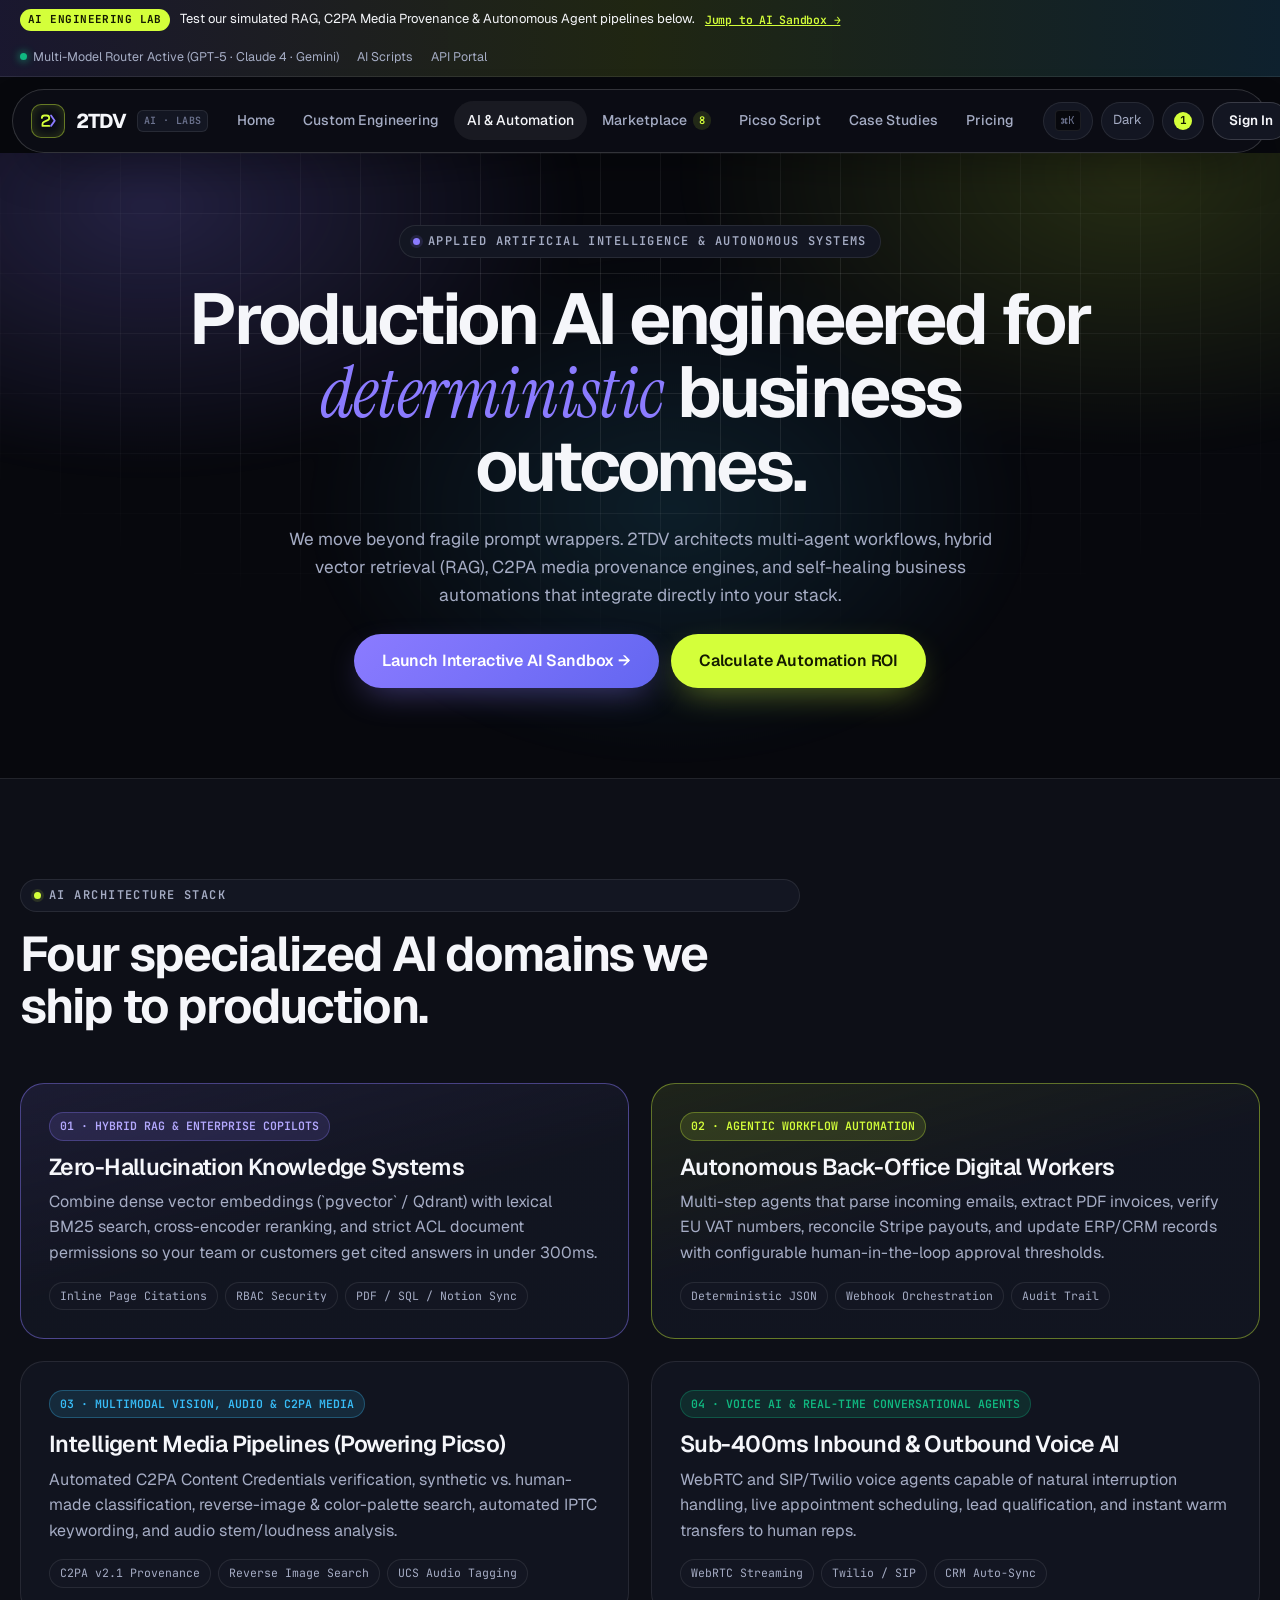
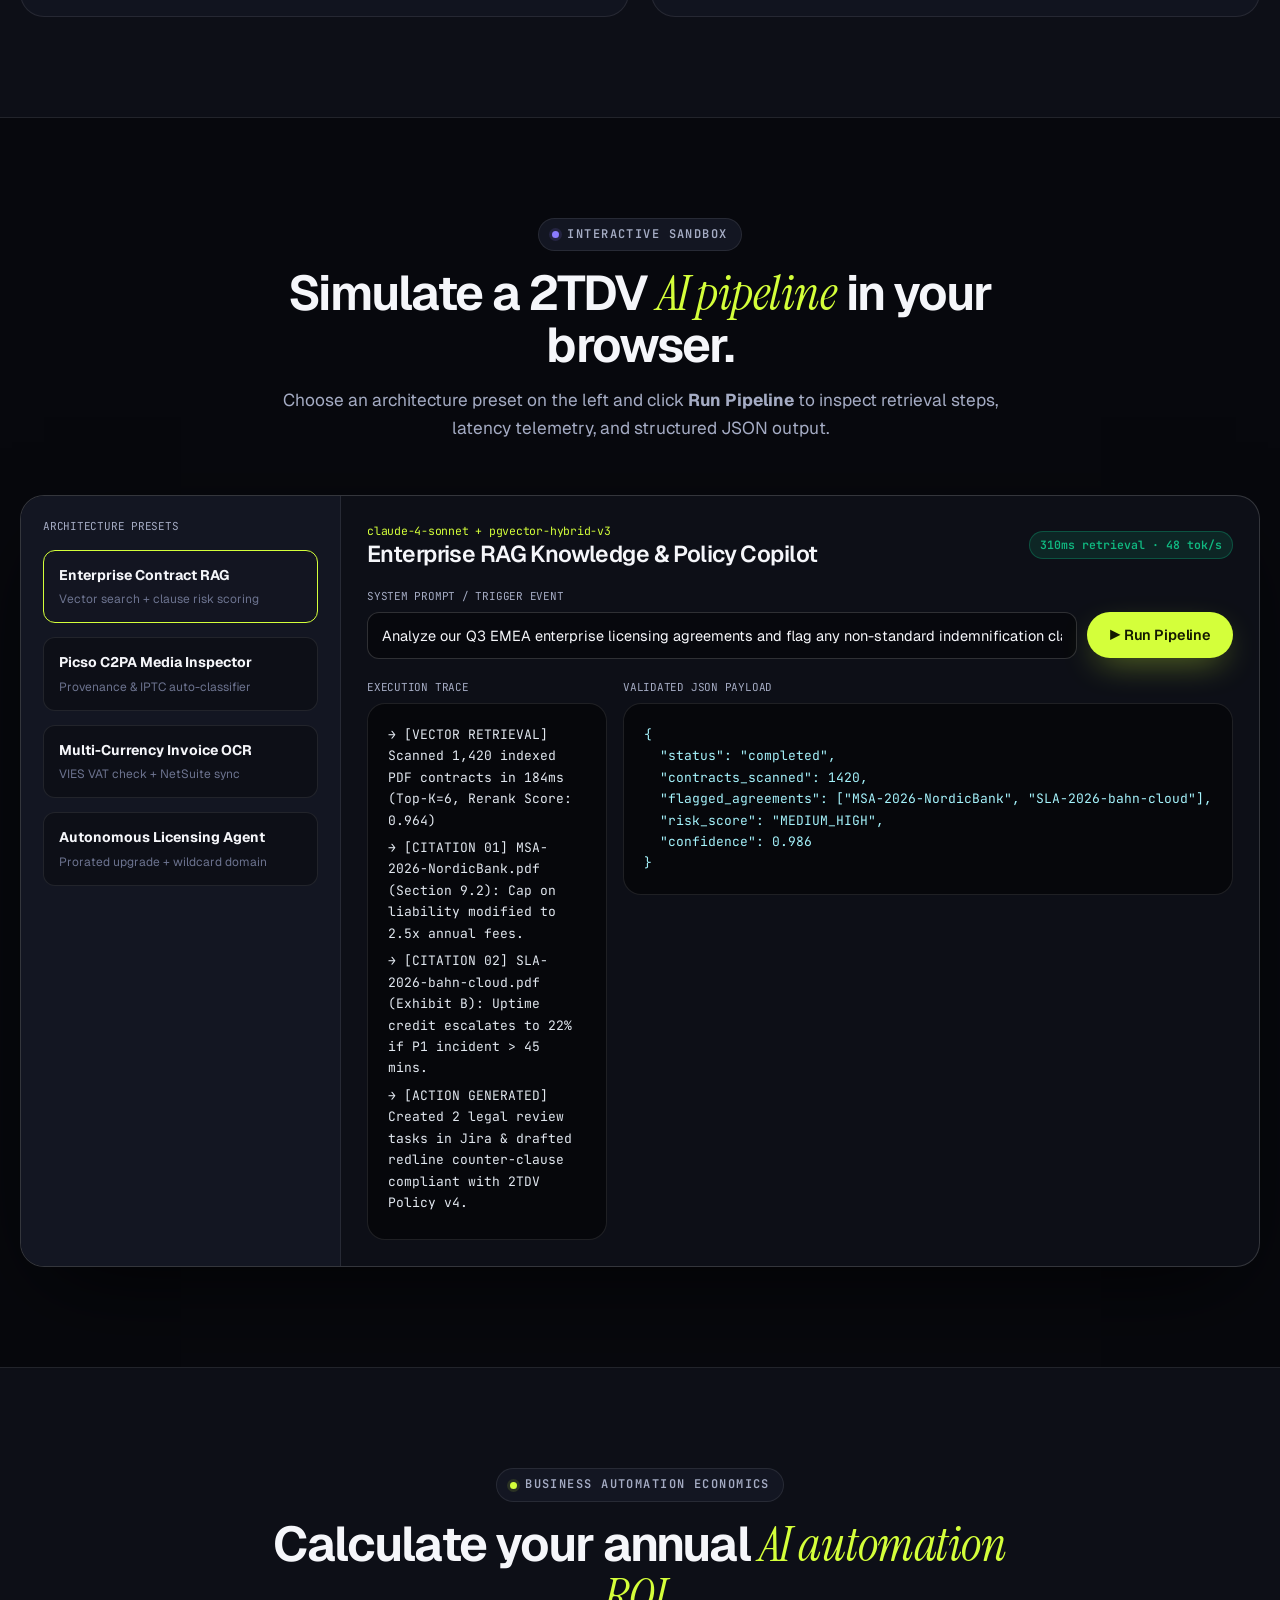
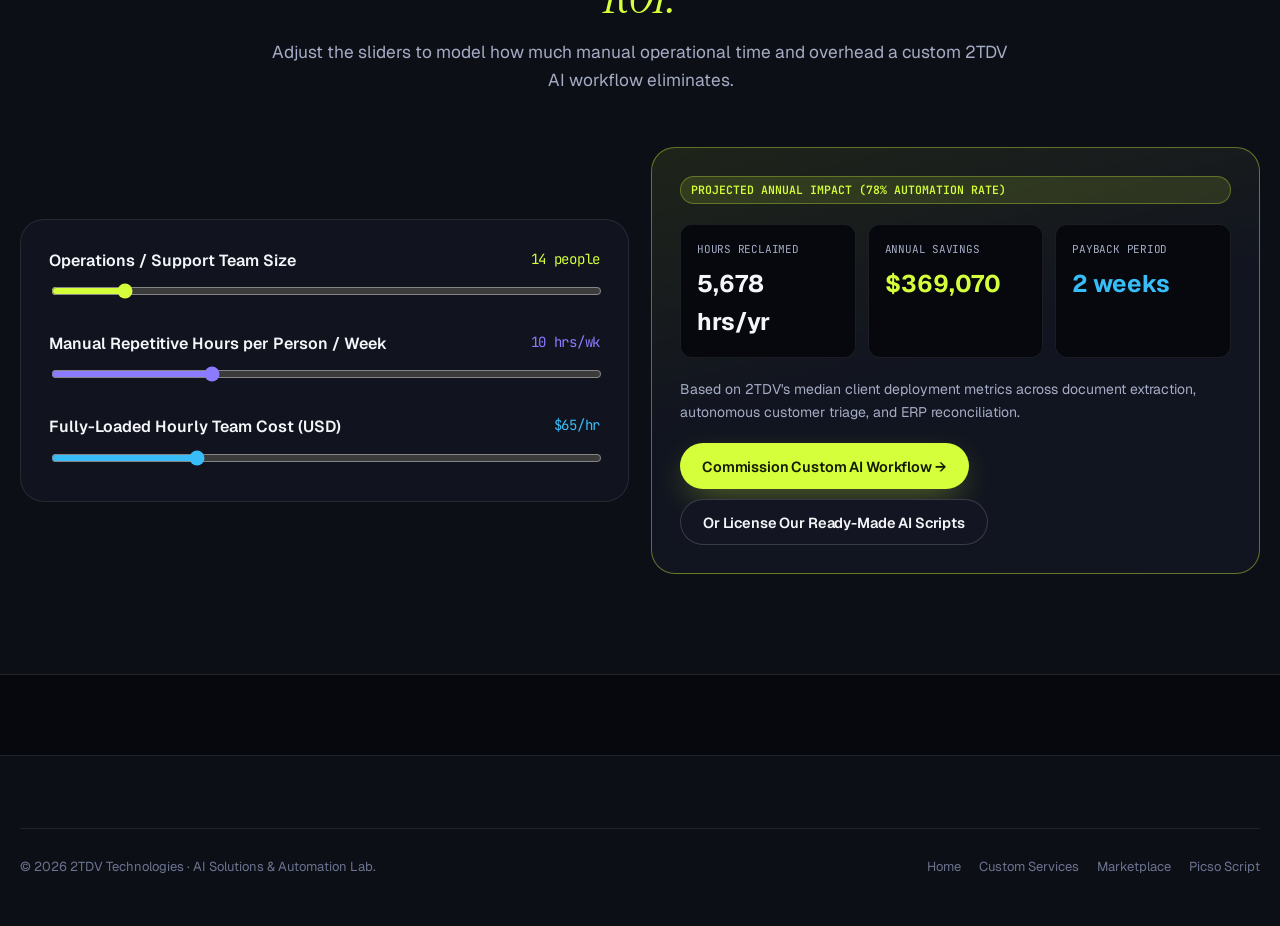
<file: ai-solutions.html>
<!doctype html>
<html lang="en" data-theme="dark">
<head>
  <meta charset="utf-8">
  <meta name="viewport" content="width=device-width, initial-scale=1">
  <title>AI Solutions, Autonomous Agents &amp; Workflow Automation — 2TDV.com</title>
  <meta name="description" content="Explore 2TDV's AI engineering solutions: custom LLM agents, hybrid RAG systems, C2PA media pipelines, voice AI, and business workflow automation.">
  <link rel="icon" type="image/svg+xml" href="favicon.svg">
  <link rel="stylesheet" href="assets/css/styles.css">
</head>
<body>

  <div class="topbar">
    <div class="wrap topbar-inner">
      <div class="topbar-promo">
        <span class="topbar-badge">AI Engineering Lab</span>
        <span>Test our simulated RAG, C2PA Media Provenance &amp; Autonomous Agent pipelines below.</span>
        <a href="#playground" class="mono text-lime" style="font-weight:600;text-decoration:underline">Jump to AI Sandbox →</a>
      </div>
      <div class="topbar-links">
        <span class="status-dot">Multi-Model Router Active (GPT-5 · Claude 4 · Gemini)</span>
        <a href="marketplace.html">AI Scripts</a>
        <a href="dashboard.html">API Portal</a>
      </div>
    </div>
  </div>

  <header class="site-header">
    <div class="nav-bar">
      <a href="index.html" class="brand-logo">
        <span class="brand-mark">
          <svg width="22" height="22" viewBox="0 0 36 36" fill="none">
            <path d="M8 13C8 10.79 9.79 9 12 9H16C18.21 9 20 10.79 20 13C20 14.65 19 16.07 17.56 16.68L11.44 19.32C9.96 19.95 9 21.4 9 23V26H20" stroke="#d4ff3a" stroke-width="3" stroke-linecap="round" stroke-linejoin="round"/>
            <path d="M23 9L29 17.5L23 26" stroke="#8b7bff" stroke-width="3" stroke-linecap="round" stroke-linejoin="round"/>
          </svg>
        </span>
        <span>2TDV</span>
        <span class="brand-sub">AI · LABS</span>
      </a>

      <nav class="nav-menu" aria-label="Primary Navigation">
        <a href="index.html" class="nav-link">Home</a>
        <a href="services.html" class="nav-link">Custom Engineering</a>
        <a href="ai-solutions.html" class="nav-link active">AI &amp; Automation</a>
        <a href="marketplace.html" class="nav-link">Marketplace <span class="nav-count">8</span></a>
        <a href="product-picso.html" class="nav-link">Picso Script</a>
        <a href="case-studies.html" class="nav-link">Case Studies</a>
        <a href="pricing.html" class="nav-link">Pricing</a>
      </nav>

      <div class="nav-actions">
        <button type="button" class="icon-btn" data-open-cmd aria-label="Search"><span class="kbd-hint">⌘K</span></button>
        <button type="button" class="icon-btn" data-theme-toggle aria-label="Theme"><span class="theme-label">Dark</span></button>
        <button type="button" class="icon-btn" data-open-cart aria-label="Cart"><span class="cart-badge" data-cart-count>1</span></button>
        <a href="login.html" class="btn btn-ghost btn-sm hide-sm">Sign In</a>
        <a href="contact.html" class="btn btn-lime btn-sm hide-sm">Deploy AI</a>
      </div>
    </div>
  </header>

  <main>
    <!-- Hero -->
    <section class="hero">
      <div class="hero-glow"></div>
      <div class="hero-grid-bg"></div>
      <div class="wrap">
        <div class="hero-center">
          <span class="eyebrow ai">Applied Artificial Intelligence &amp; Autonomous Systems</span>
          <h1>Production AI engineered for <span class="serif text-violet">deterministic</span> business outcomes.</h1>
          <p class="lead">
            We move beyond fragile prompt wrappers. 2TDV architects multi-agent workflows, hybrid vector retrieval (RAG), C2PA media provenance engines, and self-healing business automations that integrate directly into your stack.
          </p>
          <div class="hero-actions">
            <a href="#playground" class="btn btn-violet btn-lg">Launch Interactive AI Sandbox →</a>
            <a href="#roi-calculator" class="btn btn-lime btn-lg">Calculate Automation ROI</a>
          </div>
        </div>
      </div>
    </section>

    <!-- 4 Pillars of AI Engineering -->
    <section class="section section-alt" id="automation">
      <div class="wrap">
        <div class="section-head">
          <span class="eyebrow">AI Architecture Stack</span>
          <h2>Four specialized AI domains we ship to production.</h2>
        </div>

        <div class="grid-2">
          <div class="card highlight-violet">
            <span class="badge badge-violet">01 · HYBRID RAG &amp; ENTERPRISE COPILOTS</span>
            <h3 style="margin-top:12px">Zero-Hallucination Knowledge Systems</h3>
            <p class="text-muted" style="margin-top:8px">
              Combine dense vector embeddings (`pgvector` / Qdrant) with lexical BM25 search, cross-encoder reranking, and strict ACL document permissions so your team or customers get cited answers in under 300ms.
            </p>
            <div class="tag-list">
              <span class="tag">Inline Page Citations</span>
              <span class="tag">RBAC Security</span>
              <span class="tag">PDF / SQL / Notion Sync</span>
            </div>
          </div>

          <div class="card highlight-lime">
            <span class="badge badge-lime">02 · AGENTIC WORKFLOW AUTOMATION</span>
            <h3 style="margin-top:12px">Autonomous Back-Office Digital Workers</h3>
            <p class="text-muted" style="margin-top:8px">
              Multi-step agents that parse incoming emails, extract PDF invoices, verify EU VAT numbers, reconcile Stripe payouts, and update ERP/CRM records with configurable human-in-the-loop approval thresholds.
            </p>
            <div class="tag-list">
              <span class="tag">Deterministic JSON</span>
              <span class="tag">Webhook Orchestration</span>
              <span class="tag">Audit Trail</span>
            </div>
          </div>

          <div class="card">
            <span class="badge badge-cyan">03 · MULTIMODAL VISION, AUDIO &amp; C2PA MEDIA</span>
            <h3 style="margin-top:12px">Intelligent Media Pipelines (Powering Picso)</h3>
            <p class="text-muted" style="margin-top:8px">
              Automated C2PA Content Credentials verification, synthetic vs. human-made classification, reverse-image &amp; color-palette search, automated IPTC keywording, and audio stem/loudness analysis.
            </p>
            <div class="tag-list">
              <span class="tag">C2PA v2.1 Provenance</span>
              <span class="tag">Reverse Image Search</span>
              <span class="tag">UCS Audio Tagging</span>
            </div>
          </div>

          <div class="card">
            <span class="badge badge-emerald">04 · VOICE AI &amp; REAL-TIME CONVERSATIONAL AGENTS</span>
            <h3 style="margin-top:12px">Sub-400ms Inbound &amp; Outbound Voice AI</h3>
            <p class="text-muted" style="margin-top:8px">
              WebRTC and SIP/Twilio voice agents capable of natural interruption handling, live appointment scheduling, lead qualification, and instant warm transfers to human reps.
            </p>
            <div class="tag-list">
              <span class="tag">WebRTC Streaming</span>
              <span class="tag">Twilio / SIP</span>
              <span class="tag">CRM Auto-Sync</span>
            </div>
          </div>
        </div>
      </div>
    </section>

    <!-- INTERACTIVE AI PLAYGROUND -->
    <section class="section" id="playground">
      <div class="wrap">
        <div class="section-head center">
          <span class="eyebrow ai">Interactive Sandbox</span>
          <h2>Simulate a 2TDV <span class="serif text-lime">AI pipeline</span> in your browser.</h2>
          <p class="lead">Choose an architecture preset on the left and click <strong>Run Pipeline</strong> to inspect retrieval steps, latency telemetry, and structured JSON output.</p>
        </div>

        <div class="ai-console" id="ai-simulator-console">
          <div class="ai-sidebar">
            <div class="mono text-muted" style="font-size:11px;text-transform:uppercase">Architecture Presets</div>
            <button type="button" class="ai-preset-btn active" data-ai-scenario="rag">
              <strong style="font-size:14px">Enterprise Contract RAG</strong>
              <span style="font-size:12px;color:var(--text-3)">Vector search + clause risk scoring</span>
            </button>
            <button type="button" class="ai-preset-btn" data-ai-scenario="media">
              <strong style="font-size:14px">Picso C2PA Media Inspector</strong>
              <span style="font-size:12px;color:var(--text-3)">Provenance &amp; IPTC auto-classifier</span>
            </button>
            <button type="button" class="ai-preset-btn" data-ai-scenario="ocr">
              <strong style="font-size:14px">Multi-Currency Invoice OCR</strong>
              <span style="font-size:12px;color:var(--text-3)">VIES VAT check + NetSuite sync</span>
            </button>
            <button type="button" class="ai-preset-btn" data-ai-scenario="agent">
              <strong style="font-size:14px">Autonomous Licensing Agent</strong>
              <span style="font-size:12px;color:var(--text-3)">Prorated upgrade + wildcard domain</span>
            </button>
          </div>

          <div class="ai-main">
            <div style="display:flex;justify-content:space-between;align-items:center;flex-wrap:wrap;gap:12px">
              <div>
                <div class="mono text-lime" style="font-size:11.5px" id="ai-sim-model">claude-4-sonnet + pgvector-hybrid-v3</div>
                <h3 id="ai-sim-title">Enterprise RAG Knowledge &amp; Policy Copilot</h3>
              </div>
              <span class="badge badge-emerald" id="ai-sim-latency">310ms retrieval · 48 tok/s</span>
            </div>

            <div>
              <label class="mono text-muted" style="font-size:11px;display:block;margin-bottom:6px">SYSTEM PROMPT / TRIGGER EVENT</label>
              <div style="display:flex;gap:10px;flex-wrap:wrap">
                <input type="text" id="ai-sim-prompt" class="input" style="flex:1" readonly value="">
                <button type="button" id="ai-sim-run-btn" class="btn btn-lime">▶ Run Pipeline</button>
              </div>
            </div>

            <div class="grid-2" style="gap:16px">
              <div>
                <div class="mono text-muted" style="font-size:11px;margin-bottom:6px">EXECUTION TRACE</div>
                <div class="terminal-box" id="ai-sim-output" style="min-height:185px"></div>
              </div>
              <div>
                <div class="mono text-muted" style="font-size:11px;margin-bottom:6px">VALIDATED JSON PAYLOAD</div>
                <pre class="terminal-box" id="ai-sim-json" style="min-height:185px;margin:0;color:#a5f3fc"></pre>
              </div>
            </div>
          </div>
        </div>
      </div>
    </section>

    <!-- AUTOMATION ROI CALCULATOR -->
    <section class="section section-alt" id="roi-calculator">
      <div class="wrap">
        <div class="section-head center">
          <span class="eyebrow">Business Automation Economics</span>
          <h2>Calculate your annual <span class="serif text-lime">AI automation ROI.</span></h2>
          <p class="lead">Adjust the sliders to model how much manual operational time and overhead a custom 2TDV AI workflow eliminates.</p>
        </div>

        <div class="grid-2" style="align-items:center">
          <div class="card" style="display:grid;gap:24px">
            <div>
              <div style="display:flex;justify-content:space-between;margin-bottom:8px">
                <label for="roi-team-size" style="font-weight:600">Operations / Support Team Size</label>
                <span class="mono text-lime" id="roi-team-val">14 people</span>
              </div>
              <input type="range" id="roi-team-size" min="2" max="100" value="14" style="width:100%;accent-color:var(--lime)">
            </div>

            <div>
              <div style="display:flex;justify-content:space-between;margin-bottom:8px">
                <label for="roi-hours-week" style="font-weight:600">Manual Repetitive Hours per Person / Week</label>
                <span class="mono text-violet" id="roi-hours-val">10 hrs/wk</span>
              </div>
              <input type="range" id="roi-hours-week" min="2" max="30" value="10" style="width:100%;accent-color:var(--violet)">
            </div>

            <div>
              <div style="display:flex;justify-content:space-between;margin-bottom:8px">
                <label for="roi-hourly-rate" style="font-weight:600">Fully-Loaded Hourly Team Cost (USD)</label>
                <span class="mono text-cyan" id="roi-rate-val">$65/hr</span>
              </div>
              <input type="range" id="roi-hourly-rate" min="25" max="180" value="65" style="width:100%;accent-color:var(--cyan)">
            </div>
          </div>

          <div class="card highlight-lime" style="display:grid;gap:20px">
            <span class="badge badge-lime">PROJECTED ANNUAL IMPACT (78% AUTOMATION RATE)</span>
            <div class="grid-3" style="gap:12px">
              <div style="padding:16px;border-radius:var(--r-sm);background:var(--bg-0);border:1px solid var(--border)">
                <div class="mono text-muted" style="font-size:11px">HOURS RECLAIMED</div>
                <div id="roi-result-hours" style="font-size:24px;font-weight:700;margin-top:6px">5,678 hrs/yr</div>
              </div>
              <div style="padding:16px;border-radius:var(--r-sm);background:var(--bg-0);border:1px solid var(--border)">
                <div class="mono text-muted" style="font-size:11px">ANNUAL SAVINGS</div>
                <div id="roi-result-usd" style="font-size:24px;font-weight:700;color:var(--lime);margin-top:6px">$369,070</div>
              </div>
              <div style="padding:16px;border-radius:var(--r-sm);background:var(--bg-0);border:1px solid var(--border)">
                <div class="mono text-muted" style="font-size:11px">PAYBACK PERIOD</div>
                <div id="roi-result-payback" style="font-size:24px;font-weight:700;color:var(--cyan);margin-top:6px">3 weeks</div>
              </div>
            </div>
            <p class="text-muted" style="font-size:14px">
              Based on 2TDV's median client deployment metrics across document extraction, autonomous customer triage, and ERP reconciliation.
            </p>
            <div style="display:flex;gap:10px;flex-wrap:wrap">
              <a href="contact.html" class="btn btn-lime">Commission Custom AI Workflow →</a>
              <a href="marketplace.html" class="btn btn-ghost">Or License Our Ready-Made AI Scripts</a>
            </div>
          </div>
        </div>
      </div>
    </section>
  </main>

  <footer class="site-footer">
    <div class="wrap">
      <div class="footer-bottom">
        <div>© 2026 2TDV Technologies · AI Solutions &amp; Automation Lab.</div>
        <div style="display:flex;gap:18px">
          <a href="index.html">Home</a>
          <a href="services.html">Custom Services</a>
          <a href="marketplace.html">Marketplace</a>
          <a href="product-picso.html">Picso Script</a>
        </div>
      </div>
    </div>
  </footer>

  <script src="assets/js/app.js"></script>
</body>
</html>
</file>
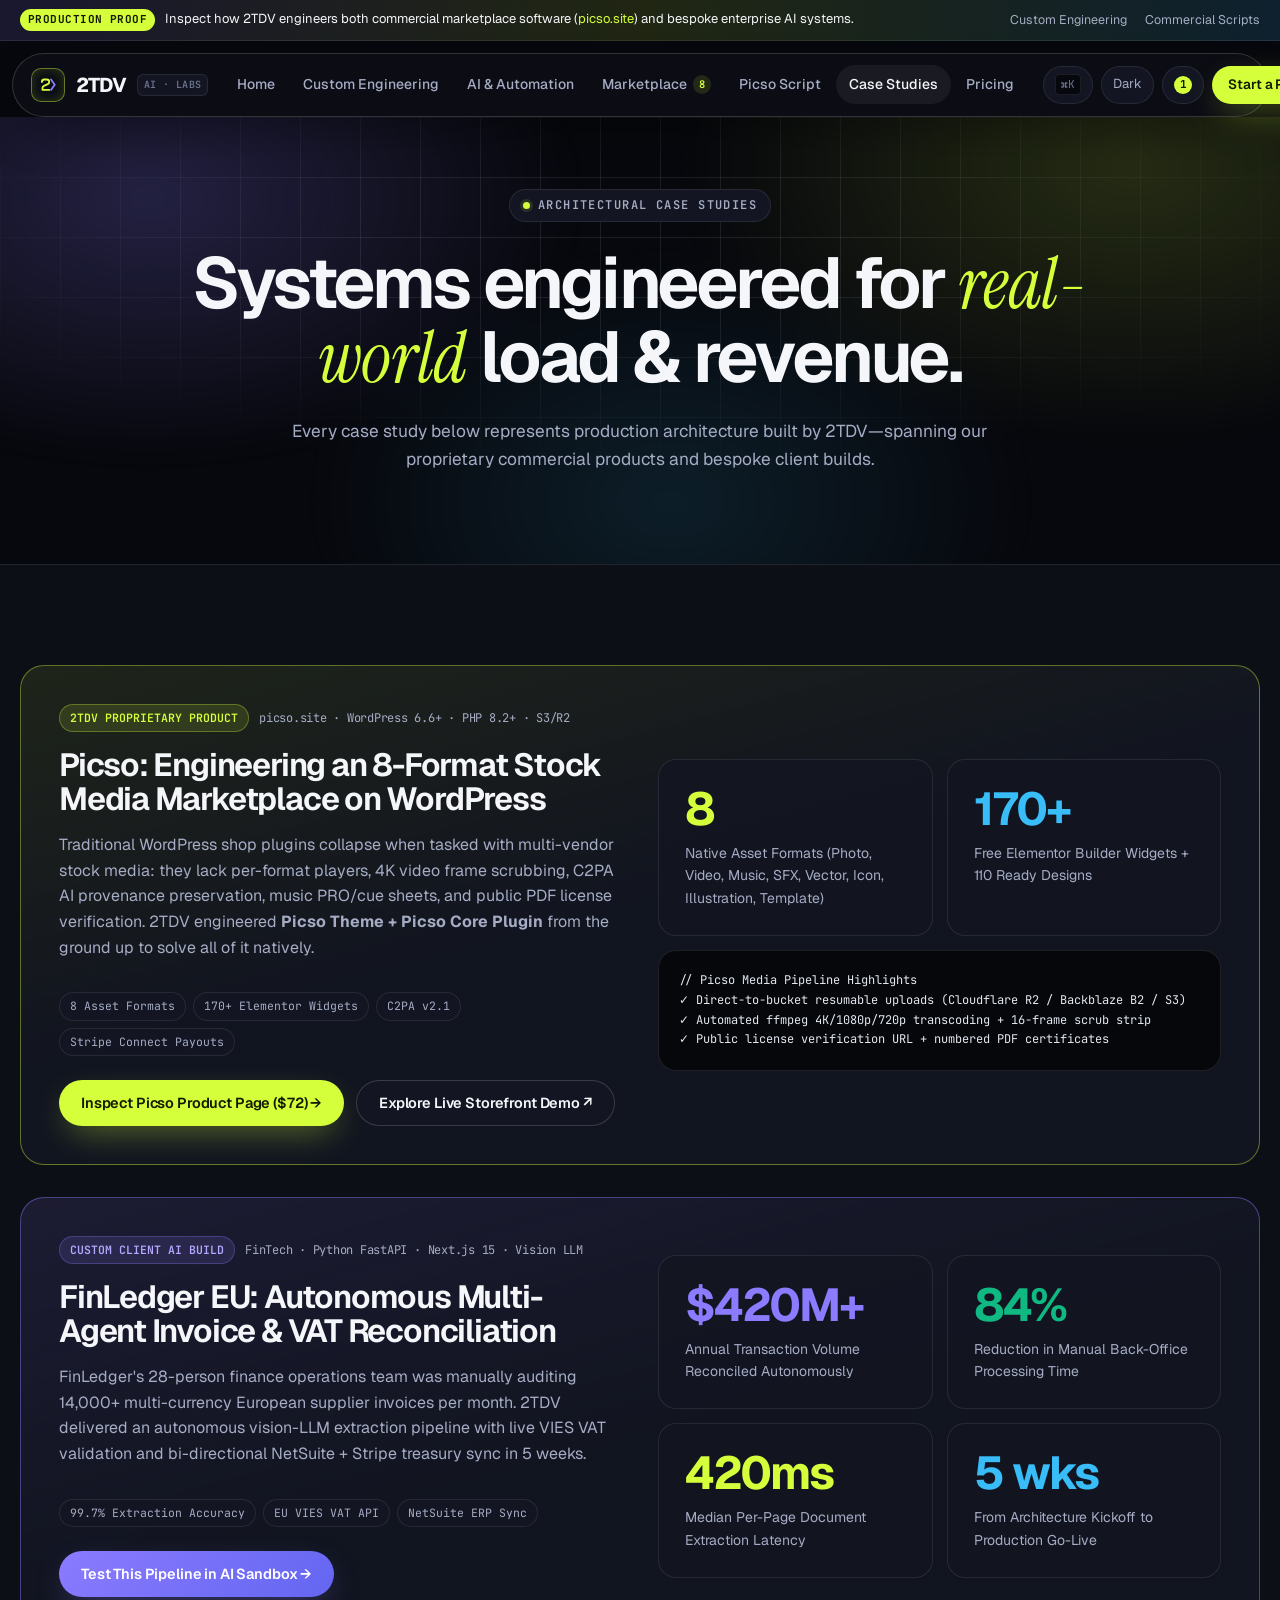
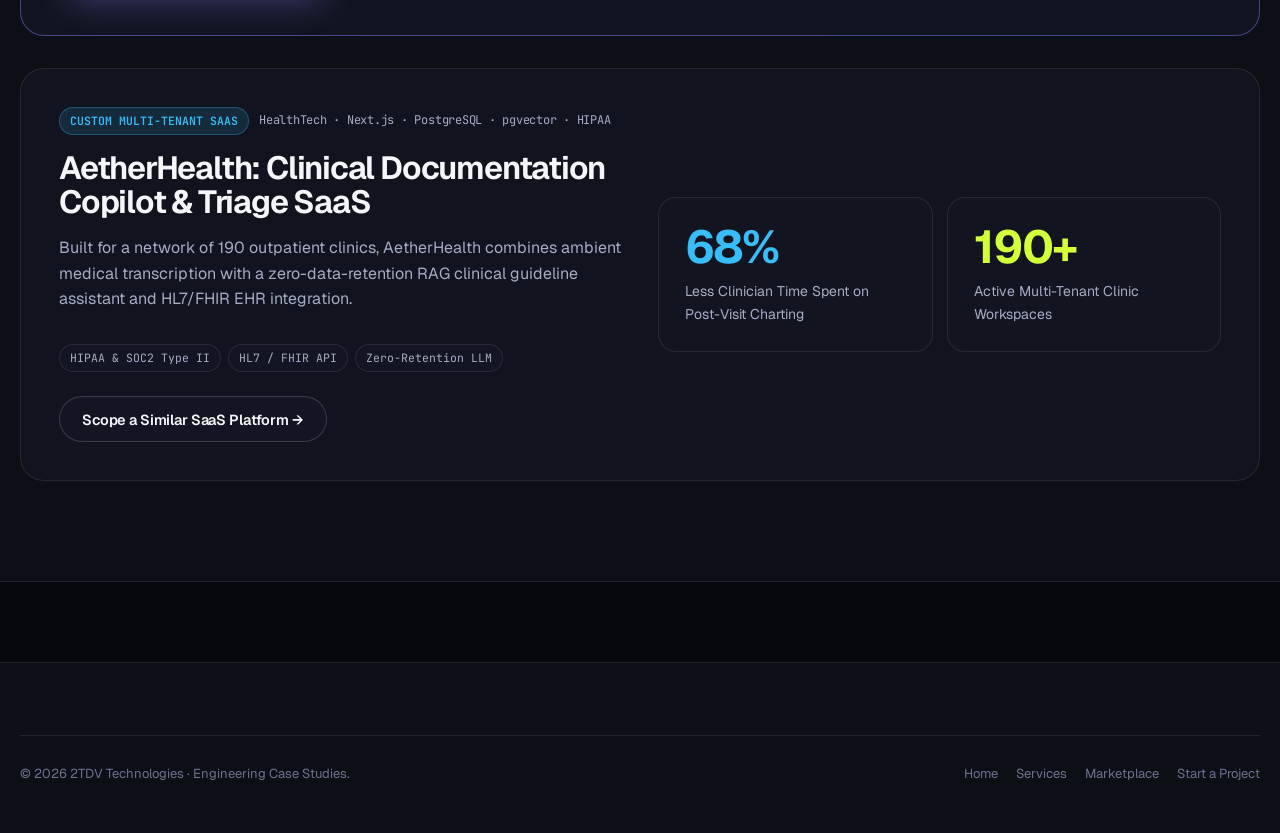
<file: case-studies.html>
<!doctype html>
<html lang="en" data-theme="dark">
<head>
  <meta charset="utf-8">
  <meta name="viewport" content="width=device-width, initial-scale=1">
  <title>Engineering Case Studies &amp; Product Architecture — 2TDV.com</title>
  <meta name="description" content="Explore 2TDV's production case studies across commercial software products like Picso and bespoke enterprise AI & SaaS platforms.">
  <link rel="icon" type="image/svg+xml" href="favicon.svg">
  <link rel="stylesheet" href="assets/css/styles.css">
</head>
<body>

  <div class="topbar">
    <div class="wrap topbar-inner">
      <div class="topbar-promo">
        <span class="topbar-badge">Production Proof</span>
        <span>Inspect how 2TDV engineers both commercial marketplace software (<a href="https://picso.site" target="_blank" rel="noopener" class="text-lime">picso.site</a>) and bespoke enterprise AI systems.</span>
      </div>
      <div class="topbar-links">
        <a href="services.html">Custom Engineering</a>
        <a href="marketplace.html">Commercial Scripts</a>
      </div>
    </div>
  </div>

  <header class="site-header">
    <div class="nav-bar">
      <a href="index.html" class="brand-logo">
        <span class="brand-mark">
          <svg width="22" height="22" viewBox="0 0 36 36" fill="none">
            <path d="M8 13C8 10.79 9.79 9 12 9H16C18.21 9 20 10.79 20 13C20 14.65 19 16.07 17.56 16.68L11.44 19.32C9.96 19.95 9 21.4 9 23V26H20" stroke="#d4ff3a" stroke-width="3" stroke-linecap="round" stroke-linejoin="round"/>
            <path d="M23 9L29 17.5L23 26" stroke="#8b7bff" stroke-width="3" stroke-linecap="round" stroke-linejoin="round"/>
          </svg>
        </span>
        <span>2TDV</span>
        <span class="brand-sub">AI · LABS</span>
      </a>

      <nav class="nav-menu" aria-label="Primary Navigation">
        <a href="index.html" class="nav-link">Home</a>
        <a href="services.html" class="nav-link">Custom Engineering</a>
        <a href="ai-solutions.html" class="nav-link">AI &amp; Automation</a>
        <a href="marketplace.html" class="nav-link">Marketplace <span class="nav-count">8</span></a>
        <a href="product-picso.html" class="nav-link">Picso Script</a>
        <a href="case-studies.html" class="nav-link active">Case Studies</a>
        <a href="pricing.html" class="nav-link">Pricing</a>
      </nav>

      <div class="nav-actions">
        <button type="button" class="icon-btn" data-open-cmd aria-label="Search"><span class="kbd-hint">⌘K</span></button>
        <button type="button" class="icon-btn" data-theme-toggle aria-label="Theme"><span class="theme-label">Dark</span></button>
        <button type="button" class="icon-btn" data-open-cart aria-label="Cart"><span class="cart-badge" data-cart-count>1</span></button>
        <a href="contact.html" class="btn btn-lime btn-sm hide-sm">Start a Project</a>
      </div>
    </div>
  </header>

  <main>
    <section class="hero">
      <div class="hero-glow"></div>
      <div class="hero-grid-bg"></div>
      <div class="wrap">
        <div class="hero-center">
          <span class="eyebrow">Architectural Case Studies</span>
          <h1>Systems engineered for <span class="serif text-lime">real-world</span> load &amp; revenue.</h1>
          <p class="lead">
            Every case study below represents production architecture built by 2TDV—spanning our proprietary commercial products and bespoke client builds.
          </p>
        </div>
      </div>
    </section>

    <section class="section section-alt">
      <div class="wrap" style="display:grid;gap:32px">

        <!-- Case Study 1: Picso -->
        <article class="card highlight-lime" style="padding:38px">
          <div class="grid-2" style="align-items:center;gap:36px">
            <div style="display:grid;gap:16px">
              <div style="display:flex;gap:10px;align-items:center;flex-wrap:wrap">
                <span class="badge badge-lime">2TDV PROPRIETARY PRODUCT</span>
                <span class="mono text-muted" style="font-size:12px">picso.site · WordPress 6.6+ · PHP 8.2+ · S3/R2</span>
              </div>
              <h2 style="font-size:32px">Picso: Engineering an 8-Format Stock Media Marketplace on WordPress</h2>
              <p class="text-muted">
                Traditional WordPress shop plugins collapse when tasked with multi-vendor stock media: they lack per-format players, 4K video frame scrubbing, C2PA AI provenance preservation, music PRO/cue sheets, and public PDF license verification. 2TDV engineered <strong>Picso Theme + Picso Core Plugin</strong> from the ground up to solve all of it natively.
              </p>
              <div class="tag-list">
                <span class="tag">8 Asset Formats</span>
                <span class="tag">170+ Elementor Widgets</span>
                <span class="tag">C2PA v2.1</span>
                <span class="tag">Stripe Connect Payouts</span>
              </div>
              <div style="display:flex;gap:12px;flex-wrap:wrap;margin-top:8px">
                <a href="product-picso.html" class="btn btn-lime">Inspect Picso Product Page ($72) →</a>
                <a href="https://picso.site/demo/" target="_blank" rel="noopener" class="btn btn-ghost">Explore Live Storefront Demo ↗</a>
              </div>
            </div>

            <div style="display:grid;gap:14px">
              <div class="grid-2" style="gap:14px">
                <div class="stat-card">
                  <div class="stat-value text-lime">8</div>
                  <div class="stat-label">Native Asset Formats (Photo, Video, Music, SFX, Vector, Icon, Illustration, Template)</div>
                </div>
                <div class="stat-card">
                  <div class="stat-value text-cyan">170+</div>
                  <div class="stat-label">Free Elementor Builder Widgets + 110 Ready Designs</div>
                </div>
              </div>
              <div class="terminal-box" style="font-size:12px">
                // Picso Media Pipeline Highlights<br>
                ✓ Direct-to-bucket resumable uploads (Cloudflare R2 / Backblaze B2 / S3)<br>
                ✓ Automated ffmpeg 4K/1080p/720p transcoding + 16-frame scrub strip<br>
                ✓ Public license verification URL + numbered PDF certificates
              </div>
            </div>
          </div>
        </article>

        <!-- Case Study 2: FinLedger AI -->
        <article class="card highlight-violet" style="padding:38px">
          <div class="grid-2" style="align-items:center;gap:36px">
            <div style="display:grid;gap:16px">
              <div style="display:flex;gap:10px;align-items:center;flex-wrap:wrap">
                <span class="badge badge-violet">CUSTOM CLIENT AI BUILD</span>
                <span class="mono text-muted" style="font-size:12px">FinTech · Python FastAPI · Next.js 15 · Vision LLM</span>
              </div>
              <h2 style="font-size:32px">FinLedger EU: Autonomous Multi-Agent Invoice &amp; VAT Reconciliation</h2>
              <p class="text-muted">
                FinLedger's 28-person finance operations team was manually auditing 14,000+ multi-currency European supplier invoices per month. 2TDV delivered an autonomous vision-LLM extraction pipeline with live VIES VAT validation and bi-directional NetSuite + Stripe treasury sync in 5 weeks.
              </p>
              <div class="tag-list">
                <span class="tag">99.7% Extraction Accuracy</span>
                <span class="tag">EU VIES VAT API</span>
                <span class="tag">NetSuite ERP Sync</span>
              </div>
              <div style="margin-top:8px">
                <a href="ai-solutions.html#playground" class="btn btn-violet">Test This Pipeline in AI Sandbox →</a>
              </div>
            </div>

            <div class="grid-2" style="gap:14px">
              <div class="stat-card">
                <div class="stat-value text-violet">$420M+</div>
                <div class="stat-label">Annual Transaction Volume Reconciled Autonomously</div>
              </div>
              <div class="stat-card">
                <div class="stat-value text-emerald">84%</div>
                <div class="stat-label">Reduction in Manual Back-Office Processing Time</div>
              </div>
              <div class="stat-card">
                <div class="stat-value text-lime">420ms</div>
                <div class="stat-label">Median Per-Page Document Extraction Latency</div>
              </div>
              <div class="stat-card">
                <div class="stat-value text-cyan">5 wks</div>
                <div class="stat-label">From Architecture Kickoff to Production Go-Live</div>
              </div>
            </div>
          </div>
        </article>

        <!-- Case Study 3: AetherHealth -->
        <article class="card" style="padding:38px">
          <div class="grid-2" style="align-items:center;gap:36px">
            <div style="display:grid;gap:16px">
              <div style="display:flex;gap:10px;align-items:center;flex-wrap:wrap">
                <span class="badge badge-cyan">CUSTOM MULTI-TENANT SAAS</span>
                <span class="mono text-muted" style="font-size:12px">HealthTech · Next.js · PostgreSQL · pgvector · HIPAA</span>
              </div>
              <h2 style="font-size:32px">AetherHealth: Clinical Documentation Copilot &amp; Triage SaaS</h2>
              <p class="text-muted">
                Built for a network of 190 outpatient clinics, AetherHealth combines ambient medical transcription with a zero-data-retention RAG clinical guideline assistant and HL7/FHIR EHR integration.
              </p>
              <div class="tag-list">
                <span class="tag">HIPAA &amp; SOC2 Type II</span>
                <span class="tag">HL7 / FHIR API</span>
                <span class="tag">Zero-Retention LLM</span>
              </div>
              <div style="margin-top:8px">
                <a href="services.html#estimator" class="btn btn-ghost">Scope a Similar SaaS Platform →</a>
              </div>
            </div>

            <div class="grid-2" style="gap:14px">
              <div class="stat-card">
                <div class="stat-value text-cyan">68%</div>
                <div class="stat-label">Less Clinician Time Spent on Post-Visit Charting</div>
              </div>
              <div class="stat-card">
                <div class="stat-value text-lime">190+</div>
                <div class="stat-label">Active Multi-Tenant Clinic Workspaces</div>
              </div>
            </div>
          </div>
        </article>

      </div>
    </section>
  </main>

  <footer class="site-footer">
    <div class="wrap">
      <div class="footer-bottom">
        <div>© 2026 2TDV Technologies · Engineering Case Studies.</div>
        <div style="display:flex;gap:18px">
          <a href="index.html">Home</a>
          <a href="services.html">Services</a>
          <a href="marketplace.html">Marketplace</a>
          <a href="contact.html">Start a Project</a>
        </div>
      </div>
    </div>
  </footer>

  <script src="assets/js/app.js"></script>
</body>
</html>
</file>
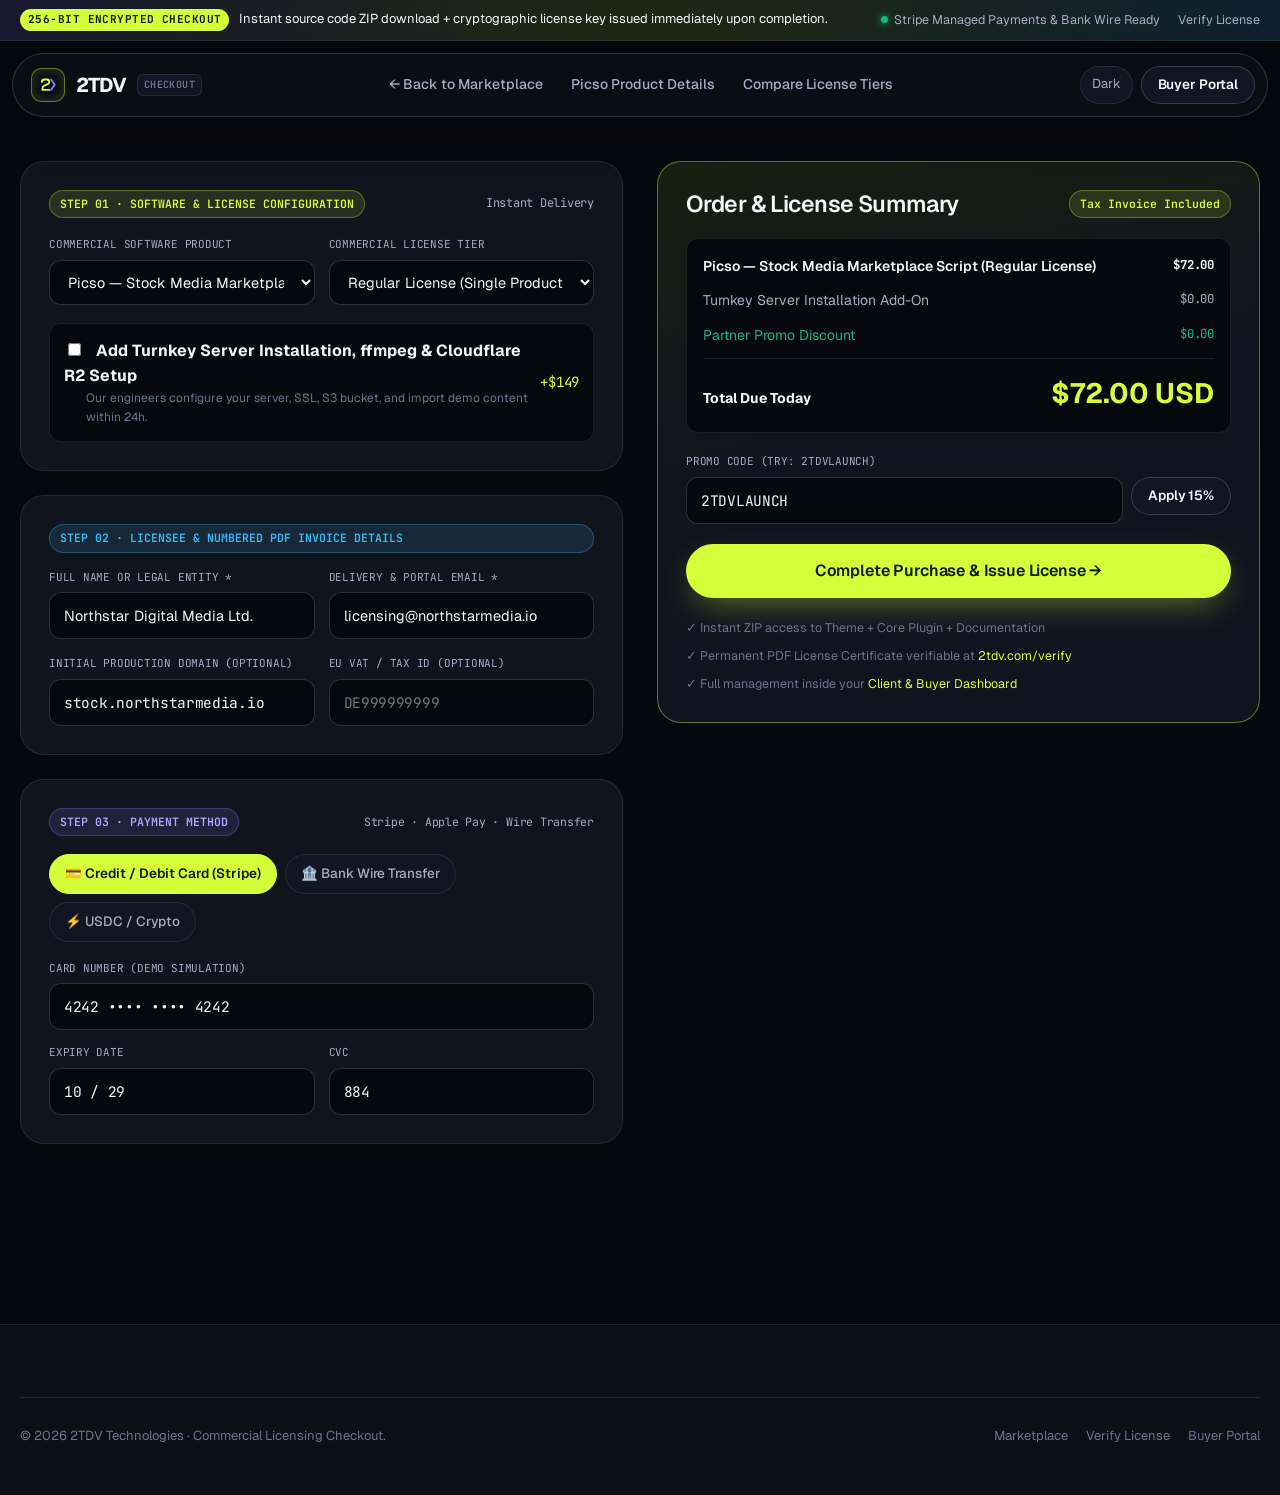
<file: checkout.html>
<!doctype html>
<html lang="en" data-theme="dark">
<head>
  <meta charset="utf-8">
  <meta name="viewport" content="width=device-width, initial-scale=1">
  <title>Commercial Software Checkout &amp; Instant License Provisioning — 2TDV.com</title>
  <meta name="description" content="Complete your 2TDV commercial software purchase. Instant source code download, PDF invoice, and cryptographic license certificate.">
  <link rel="icon" type="image/svg+xml" href="favicon.svg">
  <link rel="stylesheet" href="assets/css/styles.css">
</head>
<body>

  <div class="topbar">
    <div class="wrap topbar-inner">
      <div class="topbar-promo">
        <span class="topbar-badge">256-Bit Encrypted Checkout</span>
        <span>Instant source code ZIP download + cryptographic license key issued immediately upon completion.</span>
      </div>
      <div class="topbar-links">
        <span class="status-dot">Stripe Managed Payments &amp; Bank Wire Ready</span>
        <a href="verify-license.html">Verify License</a>
      </div>
    </div>
  </div>

  <header class="site-header">
    <div class="nav-bar">
      <a href="index.html" class="brand-logo">
        <span class="brand-mark">
          <svg width="22" height="22" viewBox="0 0 36 36" fill="none">
            <path d="M8 13C8 10.79 9.79 9 12 9H16C18.21 9 20 10.79 20 13C20 14.65 19 16.07 17.56 16.68L11.44 19.32C9.96 19.95 9 21.4 9 23V26H20" stroke="#d4ff3a" stroke-width="3" stroke-linecap="round" stroke-linejoin="round"/>
            <path d="M23 9L29 17.5L23 26" stroke="#8b7bff" stroke-width="3" stroke-linecap="round" stroke-linejoin="round"/>
          </svg>
        </span>
        <span>2TDV</span>
        <span class="brand-sub">CHECKOUT</span>
      </a>

      <nav class="nav-menu" aria-label="Primary Navigation">
        <a href="marketplace.html" class="nav-link">← Back to Marketplace</a>
        <a href="product-picso.html" class="nav-link">Picso Product Details</a>
        <a href="pricing.html" class="nav-link">Compare License Tiers</a>
      </nav>

      <div class="nav-actions">
        <button type="button" class="icon-btn" data-theme-toggle aria-label="Theme"><span class="theme-label">Dark</span></button>
        <a href="dashboard.html" class="btn btn-ghost btn-sm">Buyer Portal</a>
      </div>
    </div>
  </header>

  <main>
    <section class="section" style="padding-top:44px">
      <div class="wrap">
        <form id="checkout-form" class="grid-2" style="align-items:start;gap:34px">

          <!-- Left Column: Product, Licensing, Licensee & Payment Details -->
          <div style="display:grid;gap:24px">
            <div class="card" style="display:grid;gap:18px">
              <div style="display:flex;justify-content:space-between;align-items:center">
                <span class="badge badge-lime">STEP 01 · SOFTWARE &amp; LICENSE CONFIGURATION</span>
                <span class="mono text-muted" style="font-size:12px">Instant Delivery</span>
              </div>

              <div class="grid-2" style="gap:14px">
                <div>
                  <label for="checkout-product-select" class="mono text-muted" style="font-size:11px;display:block;margin-bottom:6px">COMMERCIAL SOFTWARE PRODUCT</label>
                  <select id="checkout-product-select" class="select">
                    <option value="picso" selected>Picso — Stock Media Marketplace Script (v1.0.0)</option>
                    <option value="neuraldesk">NeuralDesk AI — Autonomous RAG Helpdesk (v2.4.0)</option>
                    <option value="vendorpulse">VendorPulse — Laravel 11 License Server (v3.1.2)</option>
                    <option value="promptforge">PromptForge — Multi-Model AI Workspace (v2.8.0)</option>
                    <option value="docuvault">DocuVault AI — Legal &amp; Financial OCR (v1.9.4)</option>
                    <option value="voiceflow">VoiceFlow Studio — AI Voice Agent Kit (v1.5.0)</option>
                    <option value="metricra">Metricra — Privacy-First Analytics (v2.1.0)</option>
                    <option value="kinetix">Kinetix UI Pro — Design System &amp; Kit (v4.0.0)</option>
                  </select>
                </div>

                <div>
                  <label for="checkout-tier-select" class="mono text-muted" style="font-size:11px;display:block;margin-bottom:6px">COMMERCIAL LICENSE TIER</label>
                  <select id="checkout-tier-select" class="select">
                    <option value="regular" selected>Regular License (Single Production Website)</option>
                    <option value="extended">Extended Agency License (Multi-Site &amp; Client Projects)</option>
                  </select>
                </div>
              </div>

              <label style="display:flex;justify-content:space-between;align-items:center;padding:14px;border-radius:var(--r-sm);background:var(--bg-0);border:1px solid var(--border);cursor:pointer">
                <span>
                  <input type="checkbox" id="checkout-addon-install">
                  <strong style="margin-left:8px">Add Turnkey Server Installation, ffmpeg &amp; Cloudflare R2 Setup</strong>
                  <span style="display:block;font-size:12px;color:var(--text-3);margin-left:22px">Our engineers configure your server, SSL, S3 bucket, and import demo content within 24h.</span>
                </span>
                <span class="mono text-lime">+$149</span>
              </label>
            </div>

            <!-- Step 2: Licensee & Invoice Information -->
            <div class="card" style="display:grid;gap:16px">
              <span class="badge badge-cyan">STEP 02 · LICENSEE &amp; NUMBERED PDF INVOICE DETAILS</span>
              <div class="grid-2" style="gap:14px">
                <div>
                  <label class="mono text-muted" style="font-size:11px;display:block;margin-bottom:6px">FULL NAME OR LEGAL ENTITY *</label>
                  <input type="text" class="input" required value="Northstar Digital Media Ltd.">
                </div>
                <div>
                  <label class="mono text-muted" style="font-size:11px;display:block;margin-bottom:6px">DELIVERY &amp; PORTAL EMAIL *</label>
                  <input type="email" class="input" required value="licensing@northstarmedia.io">
                </div>
              </div>
              <div class="grid-2" style="gap:14px">
                <div>
                  <label class="mono text-muted" style="font-size:11px;display:block;margin-bottom:6px">INITIAL PRODUCTION DOMAIN (OPTIONAL)</label>
                  <input type="text" class="input mono" value="stock.northstarmedia.io" placeholder="your-marketplace.com">
                </div>
                <div>
                  <label class="mono text-muted" style="font-size:11px;display:block;margin-bottom:6px">EU VAT / TAX ID (OPTIONAL)</label>
                  <input type="text" class="input mono" placeholder="DE999999999">
                </div>
              </div>
            </div>

            <!-- Step 3: Payment Method Simulation -->
            <div class="card" style="display:grid;gap:18px">
              <div style="display:flex;justify-content:space-between;align-items:center;flex-wrap:wrap;gap:10px">
                <span class="badge badge-violet">STEP 03 · PAYMENT METHOD</span>
                <span class="mono text-muted" style="font-size:11.5px">Stripe · Apple Pay · Wire Transfer</span>
              </div>

              <div class="filter-pills" role="tablist">
                <button type="button" class="filter-pill active" data-tab-group="pay-method" data-tab-target="pay-card" aria-selected="true">💳 Credit / Debit Card (Stripe)</button>
                <button type="button" class="filter-pill" data-tab-group="pay-method" data-tab-target="pay-bank" aria-selected="false">🏦 Bank Wire Transfer</button>
                <button type="button" class="filter-pill" data-tab-group="pay-method" data-tab-target="pay-crypto" aria-selected="false">⚡ USDC / Crypto</button>
              </div>

              <div id="pay-card" data-tab-panel-group="pay-method" style="display:grid;gap:14px">
                <div>
                  <label class="mono text-muted" style="font-size:11px;display:block;margin-bottom:6px">CARD NUMBER (DEMO SIMULATION)</label>
                  <input type="text" class="input mono" value="4242 •••• •••• 4242">
                </div>
                <div class="grid-2" style="gap:14px">
                  <div>
                    <label class="mono text-muted" style="font-size:11px;display:block;margin-bottom:6px">EXPIRY DATE</label>
                    <input type="text" class="input mono" value="10 / 29">
                  </div>
                  <div>
                    <label class="mono text-muted" style="font-size:11px;display:block;margin-bottom:6px">CVC</label>
                    <input type="text" class="input mono" value="884">
                  </div>
                </div>
              </div>

              <div id="pay-bank" data-tab-panel-group="pay-method" hidden>
                <div style="padding:16px;border-radius:var(--r-sm);background:var(--bg-0);border:1px solid var(--border);font-size:13.5px;color:var(--text-2)">
                  Generates an instant numbered Proforma PDF Invoice with our IBAN / SWIFT / ACH routing details. License activates automatically upon wire confirmation.
                </div>
              </div>

              <div id="pay-crypto" data-tab-panel-group="pay-method" hidden>
                <div style="padding:16px;border-radius:var(--r-sm);background:var(--bg-0);border:1px solid var(--border);font-size:13.5px;color:var(--text-2)">
                  Pay with USDC or USDT on Base, Ethereum, or Solana with 0% network markup and instant on-chain receipt verification.
                </div>
              </div>
            </div>
          </div>

          <!-- Right Column: Order Summary & Submit -->
          <aside class="card highlight-lime" style="position:sticky;top:92px;display:grid;gap:20px">
            <div style="display:flex;justify-content:space-between;align-items:center">
              <h3>Order &amp; License Summary</h3>
              <span class="badge badge-lime">Tax Invoice Included</span>
            </div>

            <div style="padding:16px;border-radius:var(--r-sm);background:var(--bg-0);border:1px solid var(--border);display:grid;gap:12px;font-size:14px">
              <div style="display:flex;justify-content:space-between;gap:12px">
                <span id="co-summary-name" style="font-weight:600">Picso — Stock Media Marketplace Script (Regular License)</span>
                <strong class="mono" id="co-summary-base">$72.00</strong>
              </div>
              <div style="display:flex;justify-content:space-between;color:var(--text-2)">
                <span>Turnkey Server Installation Add-On</span>
                <span class="mono" id="co-summary-addon">$0.00</span>
              </div>
              <div style="display:flex;justify-content:space-between;color:var(--emerald)">
                <span>Partner Promo Discount</span>
                <span class="mono" id="co-summary-discount">$0.00</span>
              </div>
              <div style="padding-top:12px;border-top:1px solid var(--border);display:flex;justify-content:space-between;align-items:baseline">
                <span style="font-weight:700">Total Due Today</span>
                <strong id="co-summary-total" style="font-size:28px;color:var(--lime)">$72.00 USD</strong>
              </div>
            </div>

            <!-- Promo Code Box -->
            <div>
              <label for="checkout-promo-input" class="mono text-muted" style="font-size:11px;display:block;margin-bottom:6px">PROMO CODE (TRY: 2TDVLAUNCH)</label>
              <div style="display:flex;gap:8px">
                <input type="text" id="checkout-promo-input" class="input mono" placeholder="2TDVLAUNCH" value="2TDVLAUNCH">
                <button type="button" id="checkout-promo-btn" class="btn btn-ghost btn-sm">Apply 15%</button>
              </div>
            </div>

            <button type="submit" class="btn btn-lime btn-lg btn-block">
              Complete Purchase &amp; Issue License →
            </button>

            <div style="display:grid;gap:8px;font-size:12.5px;color:var(--text-3)">
              <div>✓ Instant ZIP access to Theme + Core Plugin + Documentation</div>
              <div>✓ Permanent PDF License Certificate verifiable at <a href="verify-license.html" class="text-lime">2tdv.com/verify</a></div>
              <div>✓ Full management inside your <a href="dashboard.html" class="text-lime">Client &amp; Buyer Dashboard</a></div>
            </div>
          </aside>

        </form>
      </div>
    </section>

    <!-- Instant Provisioned Order Confirmation Modal -->
    <div class="modal-backdrop" id="checkout-confirmation-modal">
      <div class="cmd-modal" style="padding:32px;display:grid;gap:20px">
        <div style="display:flex;justify-content:space-between;align-items:center">
          <span class="badge badge-lime">✓ COMMERCIAL LICENSE PROVISIONED</span>
          <span class="mono text-muted" style="font-size:12px">Order #2TDV-2026-9941</span>
        </div>
        <h3>Your software package &amp; cryptographic certificate are ready!</h3>
        <div class="terminal-box" style="font-size:12.5px">
          LICENSE KEY: <span class="text-lime">PX-7KQ2-9941-2TDV</span><br>
          INVOICE NO:  INV-2026-1048 (Paid · USD)<br>
          PACKAGE:     picso-v1.0.0-full-release.zip (SHA-256 Verified)
        </div>
        <div style="display:grid;grid-template-columns:1fr 1fr;gap:12px">
          <a href="dashboard.html" class="btn btn-lime">Download in Buyer Portal →</a>
          <a href="verify-license.html" class="btn btn-ghost">Inspect Certificate</a>
        </div>
      </div>
    </div>
  </main>

  <footer class="site-footer">
    <div class="wrap">
      <div class="footer-bottom">
        <div>© 2026 2TDV Technologies · Commercial Licensing Checkout.</div>
        <div style="display:flex;gap:18px">
          <a href="marketplace.html">Marketplace</a>
          <a href="verify-license.html">Verify License</a>
          <a href="dashboard.html">Buyer Portal</a>
        </div>
      </div>
    </div>
  </footer>

  <script src="assets/js/app.js"></script>
</body>
</html>
</file>
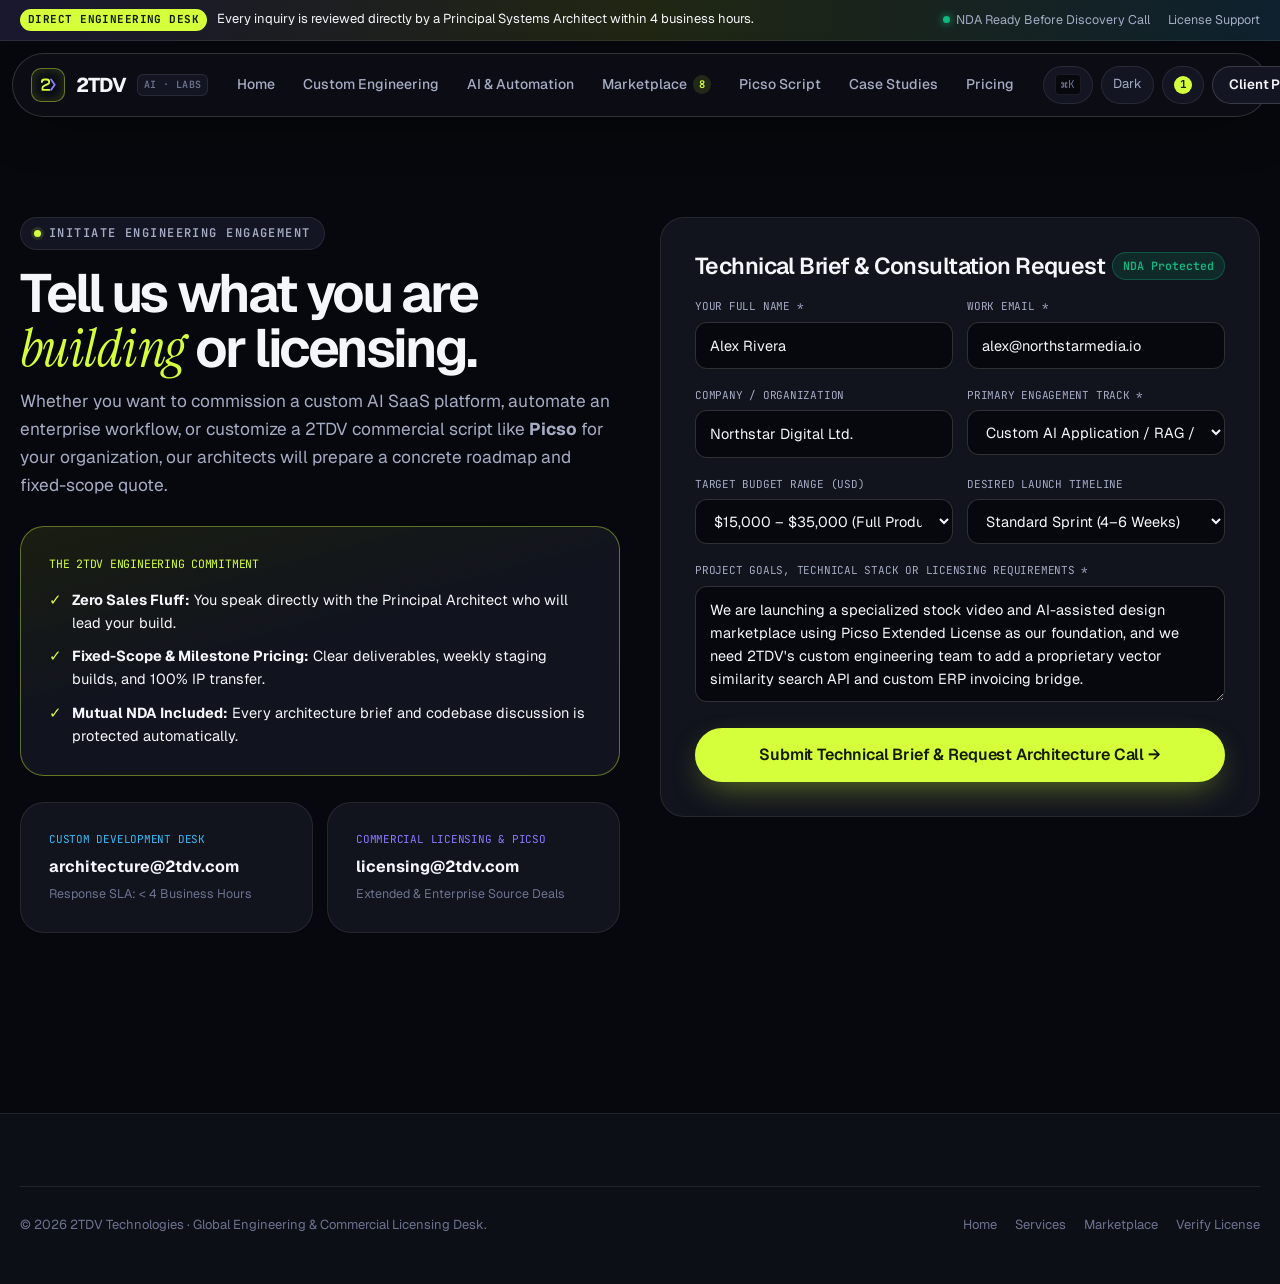
<file: contact.html>
<!doctype html>
<html lang="en" data-theme="dark">
<head>
  <meta charset="utf-8">
  <meta name="viewport" content="width=device-width, initial-scale=1">
  <title>Start a Custom Project or Enterprise Licensing Inquiry — 2TDV.com</title>
  <meta name="description" content="Commission custom web development, AI applications, or enterprise software licensing with 2TDV Technologies.">
  <link rel="icon" type="image/svg+xml" href="favicon.svg">
  <link rel="stylesheet" href="assets/css/styles.css">
</head>
<body>

  <div class="topbar">
    <div class="wrap topbar-inner">
      <div class="topbar-promo">
        <span class="topbar-badge">Direct Engineering Desk</span>
        <span>Every inquiry is reviewed directly by a Principal Systems Architect within 4 business hours.</span>
      </div>
      <div class="topbar-links">
        <span class="status-dot">NDA Ready Before Discovery Call</span>
        <a href="verify-license.html">License Support</a>
      </div>
    </div>
  </div>

  <header class="site-header">
    <div class="nav-bar">
      <a href="index.html" class="brand-logo">
        <span class="brand-mark">
          <svg width="22" height="22" viewBox="0 0 36 36" fill="none">
            <path d="M8 13C8 10.79 9.79 9 12 9H16C18.21 9 20 10.79 20 13C20 14.65 19 16.07 17.56 16.68L11.44 19.32C9.96 19.95 9 21.4 9 23V26H20" stroke="#d4ff3a" stroke-width="3" stroke-linecap="round" stroke-linejoin="round"/>
            <path d="M23 9L29 17.5L23 26" stroke="#8b7bff" stroke-width="3" stroke-linecap="round" stroke-linejoin="round"/>
          </svg>
        </span>
        <span>2TDV</span>
        <span class="brand-sub">AI · LABS</span>
      </a>

      <nav class="nav-menu" aria-label="Primary Navigation">
        <a href="index.html" class="nav-link">Home</a>
        <a href="services.html" class="nav-link">Custom Engineering</a>
        <a href="ai-solutions.html" class="nav-link">AI &amp; Automation</a>
        <a href="marketplace.html" class="nav-link">Marketplace <span class="nav-count">8</span></a>
        <a href="product-picso.html" class="nav-link">Picso Script</a>
        <a href="case-studies.html" class="nav-link">Case Studies</a>
        <a href="pricing.html" class="nav-link">Pricing</a>
      </nav>

      <div class="nav-actions">
        <button type="button" class="icon-btn" data-open-cmd aria-label="Search"><span class="kbd-hint">⌘K</span></button>
        <button type="button" class="icon-btn" data-theme-toggle aria-label="Theme"><span class="theme-label">Dark</span></button>
        <button type="button" class="icon-btn" data-open-cart aria-label="Cart"><span class="cart-badge" data-cart-count>1</span></button>
        <a href="dashboard.html" class="btn btn-ghost btn-sm hide-sm">Client Portal</a>
      </div>
    </div>
  </header>

  <main>
    <section class="section">
      <div class="wrap">
        <div class="grid-2" style="align-items:start;gap:40px">

          <!-- Left Column: Context, Guarantees & Direct Channels -->
          <div style="display:grid;gap:26px">
            <div>
              <span class="eyebrow">Initiate Engineering Engagement</span>
              <h1 style="font-size:clamp(2.2rem,4.2vw,3.6rem);margin-top:16px">
                Tell us what you are <span class="serif text-lime">building</span> or licensing.
              </h1>
              <p class="lead" style="margin-top:12px">
                Whether you want to commission a custom AI SaaS platform, automate an enterprise workflow, or customize a 2TDV commercial script like <strong>Picso</strong> for your organization, our architects will prepare a concrete roadmap and fixed-scope quote.
              </p>
            </div>

            <div class="card highlight-lime" style="display:grid;gap:14px">
              <div class="mono text-lime" style="font-size:11.5px;text-transform:uppercase">The 2TDV Engineering Commitment</div>
              <div style="display:grid;gap:10px;font-size:14.5px">
                <div style="display:flex;gap:10px"><span class="text-lime">✓</span><span><strong>Zero Sales Fluff:</strong> You speak directly with the Principal Architect who will lead your build.</span></div>
                <div style="display:flex;gap:10px"><span class="text-lime">✓</span><span><strong>Fixed-Scope &amp; Milestone Pricing:</strong> Clear deliverables, weekly staging builds, and 100% IP transfer.</span></div>
                <div style="display:flex;gap:10px"><span class="text-lime">✓</span><span><strong>Mutual NDA Included:</strong> Every architecture brief and codebase discussion is protected automatically.</span></div>
              </div>
            </div>

            <div class="grid-2" style="gap:14px">
              <div class="card">
                <div class="mono text-cyan" style="font-size:11px">CUSTOM DEVELOPMENT DESK</div>
                <div style="font-weight:700;margin-top:6px">architecture@2tdv.com</div>
                <div style="font-size:12.5px;color:var(--text-3);margin-top:4px">Response SLA: &lt; 4 Business Hours</div>
              </div>
              <div class="card">
                <div class="mono text-violet" style="font-size:11px">COMMERCIAL LICENSING &amp; PICSO</div>
                <div style="font-weight:700;margin-top:6px">licensing@2tdv.com</div>
                <div style="font-size:12.5px;color:var(--text-3);margin-top:4px">Extended &amp; Enterprise Source Deals</div>
              </div>
            </div>
          </div>

          <!-- Right Column: Interactive Project Brief Form -->
          <form class="card" data-demo-form data-demo-msg="Architecture brief received! Reference #2TDV-BRIEF-9042 sent to your email." style="display:grid;gap:18px;padding:34px">
            <div style="display:flex;justify-content:space-between;align-items:center">
              <h3>Technical Brief &amp; Consultation Request</h3>
              <span class="badge badge-emerald">NDA Protected</span>
            </div>

            <div class="grid-2" style="gap:14px">
              <div>
                <label class="mono text-muted" style="font-size:11px;display:block;margin-bottom:6px">YOUR FULL NAME *</label>
                <input type="text" class="input" required placeholder="Alex Rivera" value="Alex Rivera">
              </div>
              <div>
                <label class="mono text-muted" style="font-size:11px;display:block;margin-bottom:6px">WORK EMAIL *</label>
                <input type="email" class="input" required placeholder="alex@company.io" value="alex@northstarmedia.io">
              </div>
            </div>

            <div class="grid-2" style="gap:14px">
              <div>
                <label class="mono text-muted" style="font-size:11px;display:block;margin-bottom:6px">COMPANY / ORGANIZATION</label>
                <input type="text" class="input" placeholder="Northstar Digital Ltd." value="Northstar Digital Ltd.">
              </div>
              <div>
                <label class="mono text-muted" style="font-size:11px;display:block;margin-bottom:6px">PRIMARY ENGAGEMENT TRACK *</label>
                <select class="select">
                  <option value="custom_ai">Custom AI Application / RAG / Agent System</option>
                  <option value="custom_saas">Custom Web App / Multi-Tenant SaaS Build</option>
                  <option value="picso_custom">Picso Extended License + Custom Turnkey Setup</option>
                  <option value="automation">Enterprise Workflow &amp; ERP Automation</option>
                  <option value="all_access">2TDV All-Access Commercial Software Pass</option>
                </select>
              </div>
            </div>

            <div class="grid-2" style="gap:14px">
              <div>
                <label class="mono text-muted" style="font-size:11px;display:block;margin-bottom:6px">TARGET BUDGET RANGE (USD)</label>
                <select class="select">
                  <option>$5,000 – $15,000 (MVP Sprint / Turnkey Customization)</option>
                  <option selected>$15,000 – $35,000 (Full Production SaaS / AI System)</option>
                  <option>$35,000 – $75,000+ (Enterprise Architecture / Dedicated Pod)</option>
                  <option>Commercial Script Licensing Only ($59 – $2,490)</option>
                </select>
              </div>
              <div>
                <label class="mono text-muted" style="font-size:11px;display:block;margin-bottom:6px">DESIRED LAUNCH TIMELINE</label>
                <select class="select">
                  <option>Immediate (Within 2–4 Weeks)</option>
                  <option selected>Standard Sprint (4–6 Weeks)</option>
                  <option>Q1 / Flexible Roadmap</option>
                </select>
              </div>
            </div>

            <div>
              <label class="mono text-muted" style="font-size:11px;display:block;margin-bottom:6px">PROJECT GOALS, TECHNICAL STACK OR LICENSING REQUIREMENTS *</label>
              <textarea class="textarea" rows="4" required placeholder="Describe your product vision, required AI integrations, or commercial script customization needs...">We are launching a specialized stock video and AI-assisted design marketplace using Picso Extended License as our foundation, and we need 2TDV's custom engineering team to add a proprietary vector similarity search API and custom ERP invoicing bridge.</textarea>
            </div>

            <div class="form-success-banner" style="display:none;padding:14px;border-radius:var(--r-sm);background:var(--emerald-soft);border:1px solid var(--emerald);color:var(--text-1);font-size:13.5px">
              <strong>✓ Technical Brief Logged (#2TDV-BRIEF-9042):</strong> A Principal Architect has been assigned and will send your architecture breakdown and calendar link within 4 hours.
            </div>

            <button type="submit" class="btn btn-lime btn-lg btn-block">Submit Technical Brief &amp; Request Architecture Call →</button>
          </form>

        </div>
      </div>
    </section>
  </main>

  <footer class="site-footer">
    <div class="wrap">
      <div class="footer-bottom">
        <div>© 2026 2TDV Technologies · Global Engineering &amp; Commercial Licensing Desk.</div>
        <div style="display:flex;gap:18px">
          <a href="index.html">Home</a>
          <a href="services.html">Services</a>
          <a href="marketplace.html">Marketplace</a>
          <a href="verify-license.html">Verify License</a>
        </div>
      </div>
    </div>
  </footer>

  <script src="assets/js/app.js"></script>
</body>
</html>
</file>
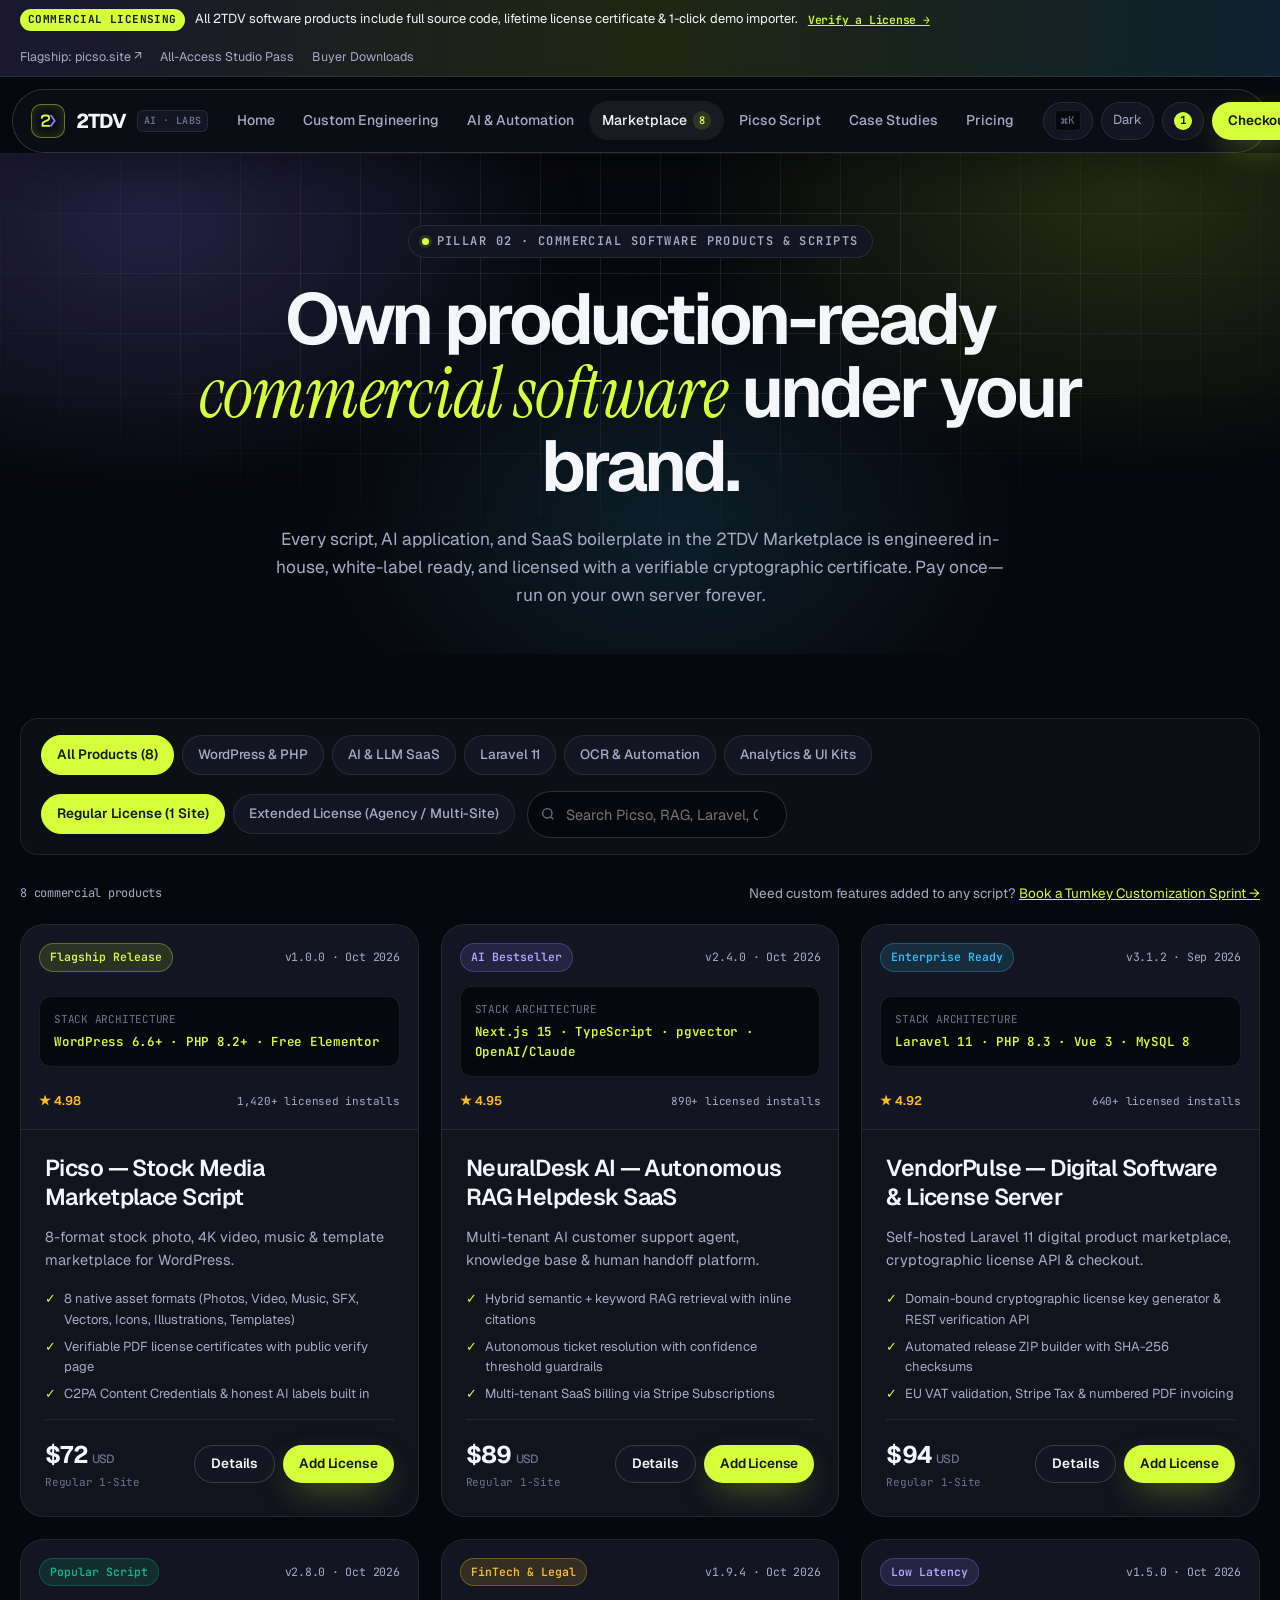
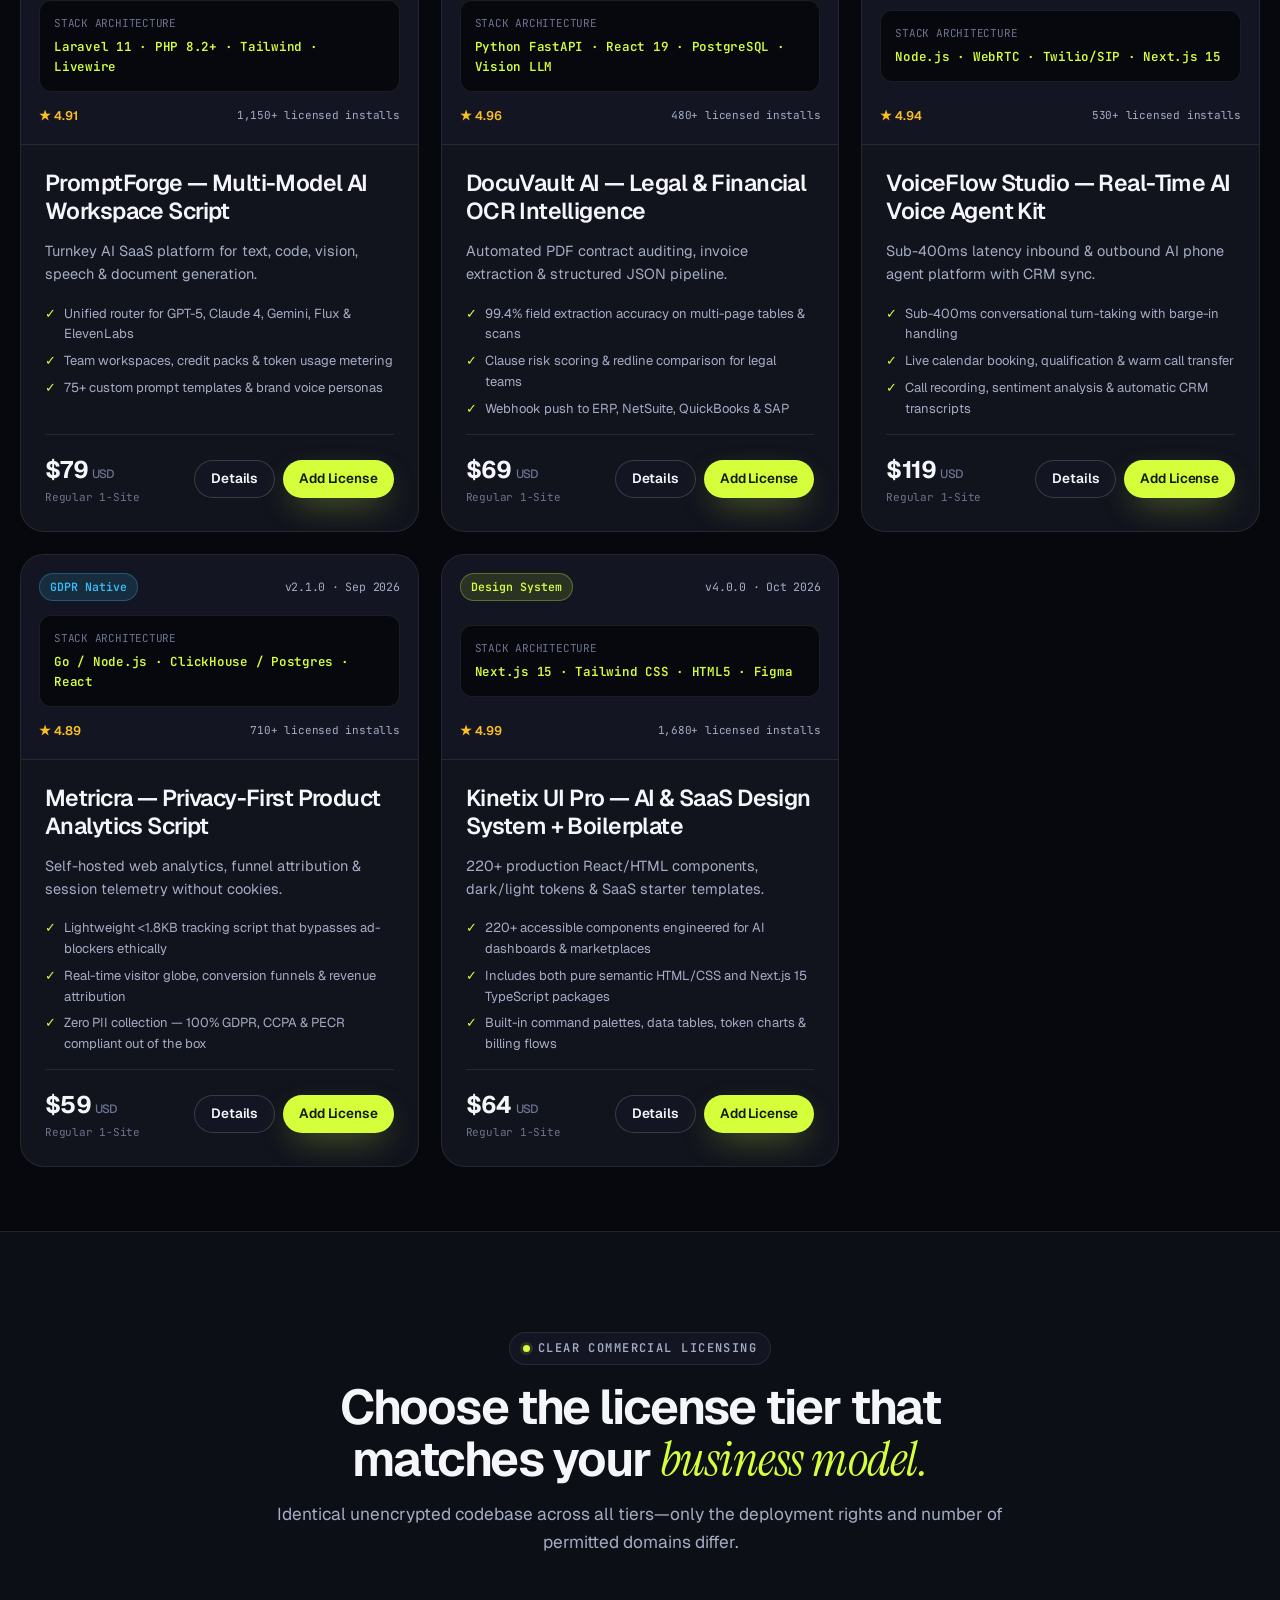
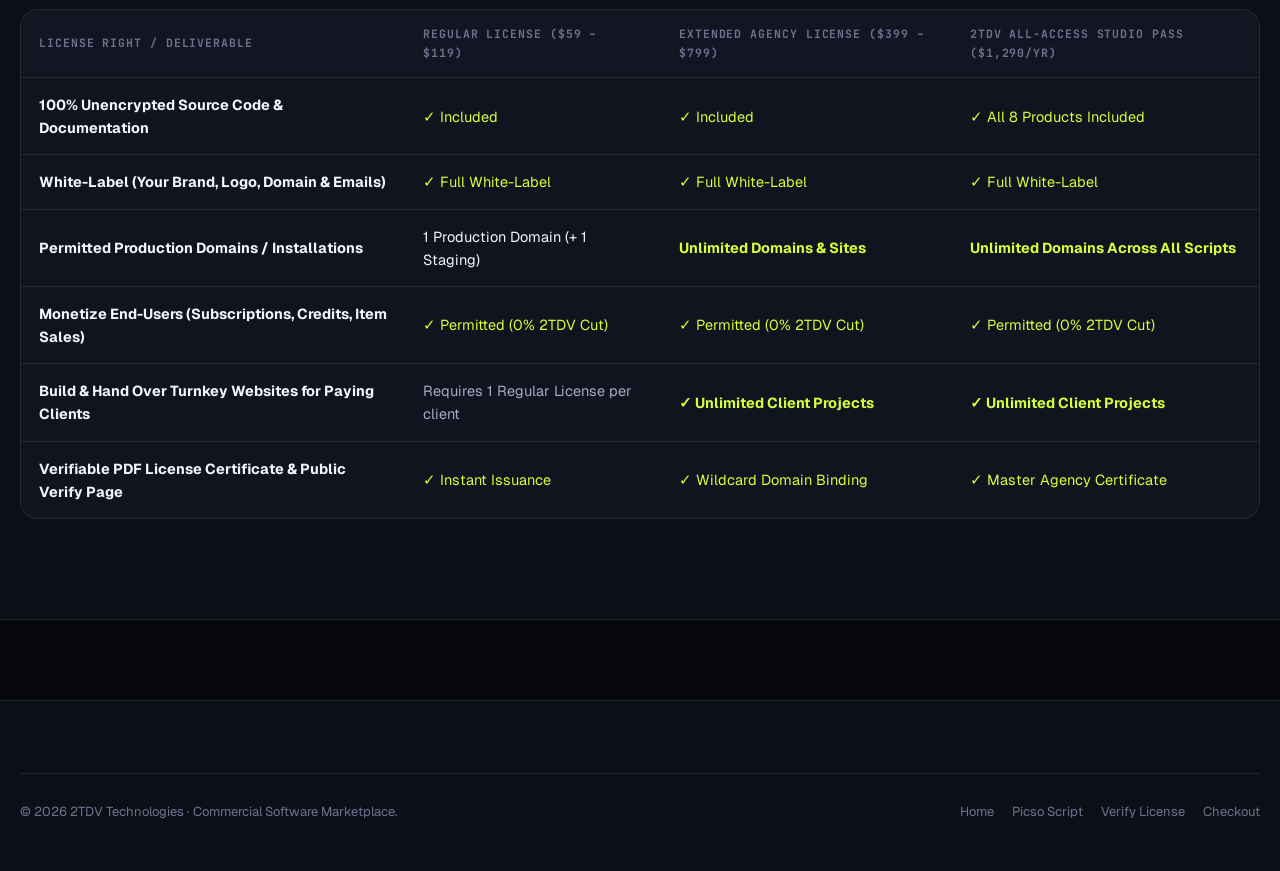
<file: marketplace.html>
<!doctype html>
<html lang="en" data-theme="dark">
<head>
  <meta charset="utf-8">
  <meta name="viewport" content="width=device-width, initial-scale=1">
  <title>Commercial Software &amp; Script Marketplace — 2TDV.com</title>
  <meta name="description" content="Purchase and license ready-made commercial PHP, WordPress, Laravel, and AI software products engineered by 2TDV, including Picso.">
  <link rel="icon" type="image/svg+xml" href="favicon.svg">
  <link rel="stylesheet" href="assets/css/styles.css">
</head>
<body>

  <div class="topbar">
    <div class="wrap topbar-inner">
      <div class="topbar-promo">
        <span class="topbar-badge">Commercial Licensing</span>
        <span>All 2TDV software products include full source code, lifetime license certificate &amp; 1-click demo importer.</span>
        <a href="verify-license.html" class="mono text-lime" style="font-weight:600;text-decoration:underline">Verify a License →</a>
      </div>
      <div class="topbar-links">
        <a href="https://picso.site" target="_blank" rel="noopener">Flagship: picso.site ↗</a>
        <a href="pricing.html">All-Access Studio Pass</a>
        <a href="dashboard.html">Buyer Downloads</a>
      </div>
    </div>
  </div>

  <header class="site-header">
    <div class="nav-bar">
      <a href="index.html" class="brand-logo">
        <span class="brand-mark">
          <svg width="22" height="22" viewBox="0 0 36 36" fill="none">
            <path d="M8 13C8 10.79 9.79 9 12 9H16C18.21 9 20 10.79 20 13C20 14.65 19 16.07 17.56 16.68L11.44 19.32C9.96 19.95 9 21.4 9 23V26H20" stroke="#d4ff3a" stroke-width="3" stroke-linecap="round" stroke-linejoin="round"/>
            <path d="M23 9L29 17.5L23 26" stroke="#8b7bff" stroke-width="3" stroke-linecap="round" stroke-linejoin="round"/>
          </svg>
        </span>
        <span>2TDV</span>
        <span class="brand-sub">AI · LABS</span>
      </a>

      <nav class="nav-menu" aria-label="Primary Navigation">
        <a href="index.html" class="nav-link">Home</a>
        <a href="services.html" class="nav-link">Custom Engineering</a>
        <a href="ai-solutions.html" class="nav-link">AI &amp; Automation</a>
        <a href="marketplace.html" class="nav-link active">Marketplace <span class="nav-count">8</span></a>
        <a href="product-picso.html" class="nav-link">Picso Script</a>
        <a href="case-studies.html" class="nav-link">Case Studies</a>
        <a href="pricing.html" class="nav-link">Pricing</a>
      </nav>

      <div class="nav-actions">
        <button type="button" class="icon-btn" data-open-cmd aria-label="Search"><span class="kbd-hint">⌘K</span></button>
        <button type="button" class="icon-btn" data-theme-toggle aria-label="Theme"><span class="theme-label">Dark</span></button>
        <button type="button" class="icon-btn" data-open-cart aria-label="Cart"><span class="cart-badge" data-cart-count>1</span></button>
        <a href="checkout.html" class="btn btn-lime btn-sm hide-sm">Checkout</a>
      </div>
    </div>
  </header>

  <main>
    <section class="hero" style="padding-bottom:44px">
      <div class="hero-glow"></div>
      <div class="hero-grid-bg"></div>
      <div class="wrap">
        <div class="hero-center">
          <span class="eyebrow">Pillar 02 · Commercial Software Products &amp; Scripts</span>
          <h1>Own production-ready <span class="serif text-lime">commercial software</span> under your brand.</h1>
          <p class="lead">
            Every script, AI application, and SaaS boilerplate in the 2TDV Marketplace is engineered in-house, white-label ready, and licensed with a verifiable cryptographic certificate. Pay once—run on your own server forever.
          </p>
        </div>
      </div>
    </section>

    <!-- Interactive Catalog Filter & Grid -->
    <section class="section-sm">
      <div class="wrap">

        <!-- Filter & Tier Controls -->
        <div class="filter-bar">
          <div class="filter-pills" role="group" aria-label="Filter by Software Category">
            <button type="button" class="filter-pill active" data-mp-cat="all">All Products (8)</button>
            <button type="button" class="filter-pill" data-mp-cat="wordpress">WordPress &amp; PHP</button>
            <button type="button" class="filter-pill" data-mp-cat="ai">AI &amp; LLM SaaS</button>
            <button type="button" class="filter-pill" data-mp-cat="laravel">Laravel 11</button>
            <button type="button" class="filter-pill" data-mp-cat="automation">OCR &amp; Automation</button>
            <button type="button" class="filter-pill" data-mp-cat="saas">Analytics &amp; UI Kits</button>
          </div>

          <div style="display:flex;align-items:center;gap:12px;flex-wrap:wrap">
            <div class="filter-pills" role="group" aria-label="Toggle License Tier Pricing">
              <button type="button" class="filter-pill active" data-mp-tier="regular">Regular License (1 Site)</button>
              <button type="button" class="filter-pill" data-mp-tier="extended">Extended License (Agency / Multi-Site)</button>
            </div>

            <div class="search-input-wrap">
              <svg viewBox="0 0 24 24" fill="none" stroke="currentColor" stroke-width="2"><circle cx="11" cy="11" r="7"/><path d="M20 20l-3.5-3.5"/></svg>
              <input type="search" id="marketplace-search-input" class="input" placeholder="Search Picso, RAG, Laravel, OCR...">
            </div>
          </div>
        </div>

        <div style="display:flex;justify-content:space-between;align-items:center;margin-bottom:20px;font-size:13.5px;color:var(--text-2)">
          <span id="marketplace-result-count" class="mono">8 commercial products</span>
          <span>Need custom features added to any script? <a href="services.html#estimator" class="text-lime" style="text-decoration:underline">Book a Turnkey Customization Sprint →</a></span>
        </div>

        <!-- Dynamic Catalog Grid rendered by assets/js/app.js -->
        <div class="grid-3" id="marketplace-catalog-grid"></div>

      </div>
    </section>

    <!-- Licensing Rights Comparison Table -->
    <section class="section section-alt">
      <div class="wrap">
        <div class="section-head center">
          <span class="eyebrow">Clear Commercial Licensing</span>
          <h2>Choose the license tier that matches your <span class="serif text-lime">business model.</span></h2>
          <p class="lead">Identical unencrypted codebase across all tiers—only the deployment rights and number of permitted domains differ.</p>
        </div>

        <div class="table-wrap">
          <table class="data-table">
            <thead>
              <tr>
                <th>License Right / Deliverable</th>
                <th>Regular License ($59 – $119)</th>
                <th>Extended Agency License ($399 – $799)</th>
                <th>2TDV All-Access Studio Pass ($1,290/yr)</th>
              </tr>
            </thead>
            <tbody>
              <tr>
                <td><strong>100% Unencrypted Source Code &amp; Documentation</strong></td>
                <td class="text-lime">✓ Included</td>
                <td class="text-lime">✓ Included</td>
                <td class="text-lime">✓ All 8 Products Included</td>
              </tr>
              <tr>
                <td><strong>White-Label (Your Brand, Logo, Domain &amp; Emails)</strong></td>
                <td class="text-lime">✓ Full White-Label</td>
                <td class="text-lime">✓ Full White-Label</td>
                <td class="text-lime">✓ Full White-Label</td>
              </tr>
              <tr>
                <td><strong>Permitted Production Domains / Installations</strong></td>
                <td>1 Production Domain (+ 1 Staging)</td>
                <td class="text-lime"><strong>Unlimited Domains &amp; Sites</strong></td>
                <td class="text-lime"><strong>Unlimited Domains Across All Scripts</strong></td>
              </tr>
              <tr>
                <td><strong>Monetize End-Users (Subscriptions, Credits, Item Sales)</strong></td>
                <td class="text-lime">✓ Permitted (0% 2TDV Cut)</td>
                <td class="text-lime">✓ Permitted (0% 2TDV Cut)</td>
                <td class="text-lime">✓ Permitted (0% 2TDV Cut)</td>
              </tr>
              <tr>
                <td><strong>Build &amp; Hand Over Turnkey Websites for Paying Clients</strong></td>
                <td class="text-muted">Requires 1 Regular License per client</td>
                <td class="text-lime"><strong>✓ Unlimited Client Projects</strong></td>
                <td class="text-lime"><strong>✓ Unlimited Client Projects</strong></td>
              </tr>
              <tr>
                <td><strong>Verifiable PDF License Certificate &amp; Public Verify Page</strong></td>
                <td class="text-lime">✓ Instant Issuance</td>
                <td class="text-lime">✓ Wildcard Domain Binding</td>
                <td class="text-lime">✓ Master Agency Certificate</td>
              </tr>
            </tbody>
          </table>
        </div>
      </div>
    </section>
  </main>

  <footer class="site-footer">
    <div class="wrap">
      <div class="footer-bottom">
        <div>© 2026 2TDV Technologies · Commercial Software Marketplace.</div>
        <div style="display:flex;gap:18px">
          <a href="index.html">Home</a>
          <a href="product-picso.html">Picso Script</a>
          <a href="verify-license.html">Verify License</a>
          <a href="checkout.html">Checkout</a>
        </div>
      </div>
    </div>
  </footer>

  <script src="assets/js/app.js"></script>
</body>
</html>
</file>
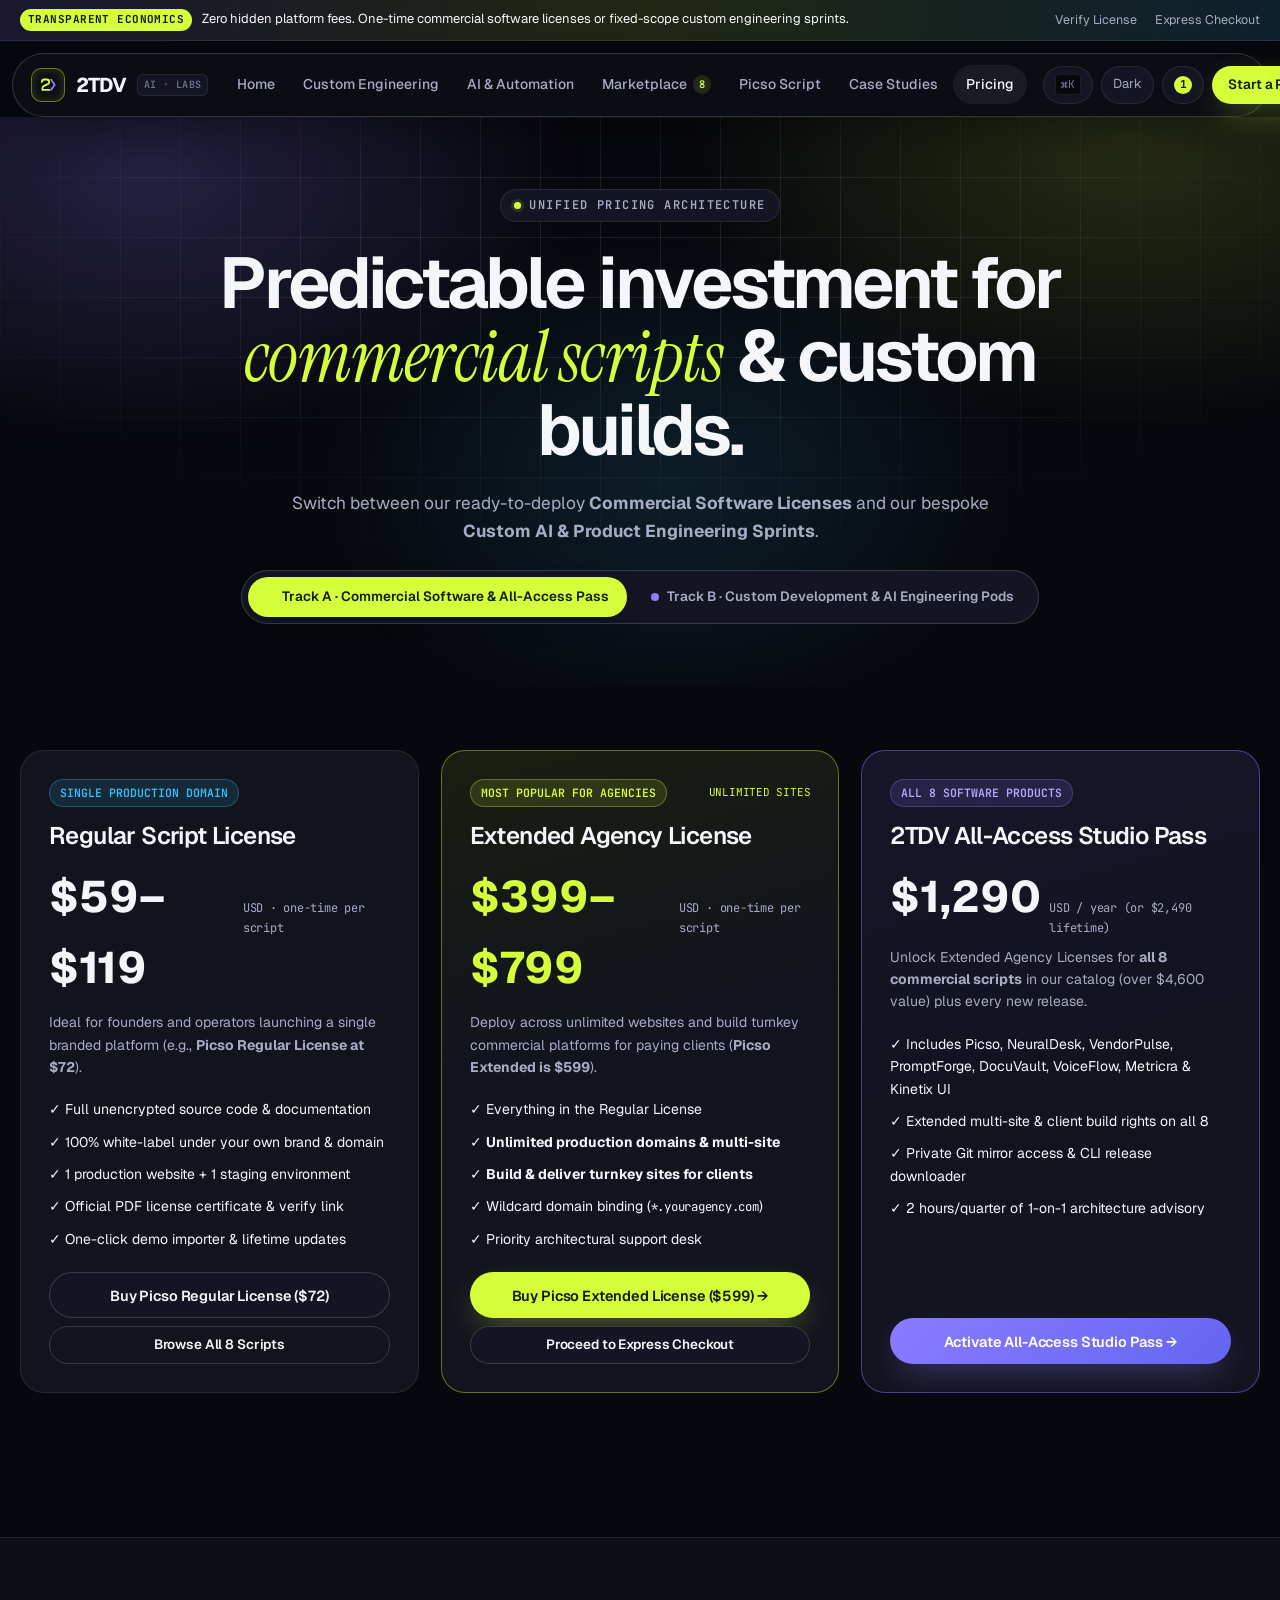
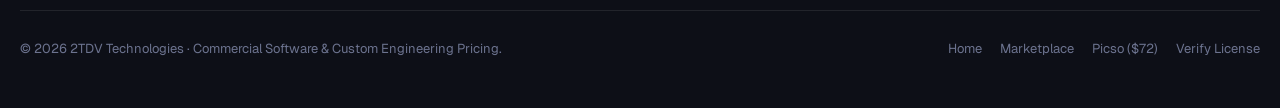
<file: pricing.html>
<!doctype html>
<html lang="en" data-theme="dark">
<head>
  <meta charset="utf-8">
  <meta name="viewport" content="width=device-width, initial-scale=1">
  <title>Pricing &amp; Commercial Licensing — 2TDV.com</title>
  <meta name="description" content="Transparent pricing for 2TDV commercial software licenses (Picso, AI scripts, All-Access Studio Pass) and bespoke AI & full-stack engineering pods.">
  <link rel="icon" type="image/svg+xml" href="favicon.svg">
  <link rel="stylesheet" href="assets/css/styles.css">
</head>
<body>

  <div class="topbar">
    <div class="wrap topbar-inner">
      <div class="topbar-promo">
        <span class="topbar-badge">Transparent Economics</span>
        <span>Zero hidden platform fees. One-time commercial software licenses or fixed-scope custom engineering sprints.</span>
      </div>
      <div class="topbar-links">
        <a href="verify-license.html">Verify License</a>
        <a href="checkout.html">Express Checkout</a>
      </div>
    </div>
  </div>

  <header class="site-header">
    <div class="nav-bar">
      <a href="index.html" class="brand-logo">
        <span class="brand-mark">
          <svg width="22" height="22" viewBox="0 0 36 36" fill="none">
            <path d="M8 13C8 10.79 9.79 9 12 9H16C18.21 9 20 10.79 20 13C20 14.65 19 16.07 17.56 16.68L11.44 19.32C9.96 19.95 9 21.4 9 23V26H20" stroke="#d4ff3a" stroke-width="3" stroke-linecap="round" stroke-linejoin="round"/>
            <path d="M23 9L29 17.5L23 26" stroke="#8b7bff" stroke-width="3" stroke-linecap="round" stroke-linejoin="round"/>
          </svg>
        </span>
        <span>2TDV</span>
        <span class="brand-sub">AI · LABS</span>
      </a>

      <nav class="nav-menu" aria-label="Primary Navigation">
        <a href="index.html" class="nav-link">Home</a>
        <a href="services.html" class="nav-link">Custom Engineering</a>
        <a href="ai-solutions.html" class="nav-link">AI &amp; Automation</a>
        <a href="marketplace.html" class="nav-link">Marketplace <span class="nav-count">8</span></a>
        <a href="product-picso.html" class="nav-link">Picso Script</a>
        <a href="case-studies.html" class="nav-link">Case Studies</a>
        <a href="pricing.html" class="nav-link active">Pricing</a>
      </nav>

      <div class="nav-actions">
        <button type="button" class="icon-btn" data-open-cmd aria-label="Search"><span class="kbd-hint">⌘K</span></button>
        <button type="button" class="icon-btn" data-theme-toggle aria-label="Theme"><span class="theme-label">Dark</span></button>
        <button type="button" class="icon-btn" data-open-cart aria-label="Cart"><span class="cart-badge" data-cart-count>1</span></button>
        <a href="contact.html" class="btn btn-lime btn-sm hide-sm">Start a Project</a>
      </div>
    </div>
  </header>

  <main>
    <section class="hero" style="padding-bottom:40px">
      <div class="hero-glow"></div>
      <div class="hero-grid-bg"></div>
      <div class="wrap">
        <div class="hero-center">
          <span class="eyebrow">Unified Pricing Architecture</span>
          <h1>Predictable investment for <span class="serif text-lime">commercial scripts</span> &amp; custom builds.</h1>
          <p class="lead">
            Switch between our ready-to-deploy <strong>Commercial Software Licenses</strong> and our bespoke <strong>Custom AI &amp; Product Engineering Sprints</strong>.
          </p>

          <div class="stage-switcher" role="tablist">
            <button type="button" class="stage-tab active" data-tab-group="pricing-track" data-tab-target="track-software" aria-selected="true">
              <i style="background:#d4ff3a"></i>
              Track A · Commercial Software &amp; All-Access Pass
            </button>
            <button type="button" class="stage-tab" data-tab-group="pricing-track" data-tab-target="track-custom" aria-selected="false">
              <i style="background:#8b7bff"></i>
              Track B · Custom Development &amp; AI Engineering Pods
            </button>
          </div>
        </div>
      </div>
    </section>

    <!-- Track A: Commercial Software Licensing -->
    <section class="section-sm" id="track-software" data-tab-panel-group="pricing-track">
      <div class="wrap">
        <div class="grid-3">
          <!-- Regular License -->
          <div class="card" style="display:flex;flex-direction:column;justify-content:space-between;gap:22px">
            <div>
              <span class="badge badge-cyan">SINGLE PRODUCTION DOMAIN</span>
              <h3 style="margin-top:14px;font-size:24px">Regular Script License</h3>
              <div style="margin-top:12px;display:flex;align-items:baseline;gap:8px">
                <span style="font-size:44px;font-weight:750">$59–$119</span>
                <span class="mono text-muted" style="font-size:12px">USD · one-time per script</span>
              </div>
              <p class="text-muted" style="margin-top:8px;font-size:14px">
                Ideal for founders and operators launching a single branded platform (e.g., <strong>Picso Regular License at $72</strong>).
              </p>
              <ul style="display:grid;gap:10px;margin-top:20px;font-size:14px">
                <li>✓ Full unencrypted source code &amp; documentation</li>
                <li>✓ 100% white-label under your own brand &amp; domain</li>
                <li>✓ 1 production website + 1 staging environment</li>
                <li>✓ Official PDF license certificate &amp; verify link</li>
                <li>✓ One-click demo importer &amp; lifetime updates</li>
              </ul>
            </div>
            <div style="display:grid;gap:8px">
              <button type="button" class="btn btn-ghost btn-block" onclick="window.addToCart('picso','regular')">Buy Picso Regular License ($72)</button>
              <a href="marketplace.html" class="btn btn-outline btn-sm btn-block">Browse All 8 Scripts</a>
            </div>
          </div>

          <!-- Extended Agency License -->
          <div class="card highlight-lime" style="display:flex;flex-direction:column;justify-content:space-between;gap:22px">
            <div>
              <div style="display:flex;justify-content:space-between;align-items:center">
                <span class="badge badge-lime">MOST POPULAR FOR AGENCIES</span>
                <span class="mono text-lime" style="font-size:11px">UNLIMITED SITES</span>
              </div>
              <h3 style="margin-top:14px;font-size:24px">Extended Agency License</h3>
              <div style="margin-top:12px;display:flex;align-items:baseline;gap:8px">
                <span style="font-size:44px;font-weight:750;color:var(--lime)">$399–$799</span>
                <span class="mono text-muted" style="font-size:12px">USD · one-time per script</span>
              </div>
              <p class="text-muted" style="margin-top:8px;font-size:14px">
                Deploy across unlimited websites and build turnkey commercial platforms for paying clients (<strong>Picso Extended is $599</strong>).
              </p>
              <ul style="display:grid;gap:10px;margin-top:20px;font-size:14px">
                <li>✓ Everything in the Regular License</li>
                <li>✓ <strong>Unlimited production domains &amp; multi-site</strong></li>
                <li>✓ <strong>Build &amp; deliver turnkey sites for clients</strong></li>
                <li>✓ Wildcard domain binding (<code class="mono">*.youragency.com</code>)</li>
                <li>✓ Priority architectural support desk</li>
              </ul>
            </div>
            <div style="display:grid;gap:8px">
              <button type="button" class="btn btn-lime btn-block" onclick="window.addToCart('picso','extended')">Buy Picso Extended License ($599) →</button>
              <a href="checkout.html" class="btn btn-ghost btn-sm btn-block">Proceed to Express Checkout</a>
            </div>
          </div>

          <!-- All-Access Studio Pass -->
          <div class="card highlight-violet" style="display:flex;flex-direction:column;justify-content:space-between;gap:22px">
            <div>
              <span class="badge badge-violet">ALL 8 SOFTWARE PRODUCTS</span>
              <h3 style="margin-top:14px;font-size:24px">2TDV All-Access Studio Pass</h3>
              <div style="margin-top:12px;display:flex;align-items:baseline;gap:8px">
                <span style="font-size:44px;font-weight:750">$1,290</span>
                <span class="mono text-muted" style="font-size:12px">USD / year (or $2,490 lifetime)</span>
              </div>
              <p class="text-muted" style="margin-top:8px;font-size:14px">
                Unlock Extended Agency Licenses for <strong>all 8 commercial scripts</strong> in our catalog (over $4,600 value) plus every new release.
              </p>
              <ul style="display:grid;gap:10px;margin-top:20px;font-size:14px">
                <li>✓ Includes Picso, NeuralDesk, VendorPulse, PromptForge, DocuVault, VoiceFlow, Metricra &amp; Kinetix UI</li>
                <li>✓ Extended multi-site &amp; client build rights on all 8</li>
                <li>✓ Private Git mirror access &amp; CLI release downloader</li>
                <li>✓ 2 hours/quarter of 1-on-1 architecture advisory</li>
              </ul>
            </div>
            <a href="checkout.html" class="btn btn-violet btn-block">Activate All-Access Studio Pass →</a>
          </div>
        </div>
      </div>
    </section>

    <!-- Track B: Custom Development & AI Engineering Pods -->
    <section class="section-sm" id="track-custom" data-tab-panel-group="pricing-track" hidden>
      <div class="wrap">
        <div class="grid-3">
          <div class="card" style="display:flex;flex-direction:column;justify-content:space-between;gap:22px">
            <div>
              <span class="badge badge-cyan">2-WEEK FIXED SPRINT</span>
              <h3 style="margin-top:14px;font-size:24px">AI Discovery &amp; Prototype Sprint</h3>
              <div style="margin-top:12px;display:flex;align-items:baseline;gap:8px">
                <span style="font-size:44px;font-weight:750">$4,500</span>
                <span class="mono text-muted" style="font-size:12px">USD · Fixed Scope</span>
              </div>
              <p class="text-muted" style="margin-top:8px;font-size:14px">
                Validate an AI workflow, custom script customization, or SaaS architecture with a working interactive prototype and technical spec in 14 days.
              </p>
              <ul style="display:grid;gap:10px;margin-top:20px;font-size:14px">
                <li>✓ Complete system ERD, API contract &amp; security spec</li>
                <li>✓ Interactive frontend prototype + working AI PoC</li>
                <li>✓ 100% credited toward full production build</li>
              </ul>
            </div>
            <a href="contact.html" class="btn btn-ghost btn-block">Book 2-Week Sprint →</a>
          </div>

          <div class="card highlight-lime" style="display:flex;flex-direction:column;justify-content:space-between;gap:22px">
            <div>
              <span class="badge badge-lime">4–6 WEEK PRODUCTION LAUNCH</span>
              <h3 style="margin-top:14px;font-size:24px">Full-Stack SaaS / AI System Build</h3>
              <div style="margin-top:12px;display:flex;align-items:baseline;gap:8px">
                <span style="font-size:44px;font-weight:750;color:var(--lime)">$14,500</span>
                <span class="mono text-muted" style="font-size:12px">USD · Typical Fixed Build</span>
              </div>
              <p class="text-muted" style="margin-top:8px;font-size:14px">
                From zero to production-ready web application, multi-tenant SaaS, or enterprise RAG/automation system with 100% IP ownership.
              </p>
              <ul style="display:grid;gap:10px;margin-top:20px;font-size:14px">
                <li>✓ Dedicated Principal Architect + 2 Senior Engineers</li>
                <li>✓ Custom UI/UX, backend, AI pipelines &amp; Stripe billing</li>
                <li>✓ Weekly staging releases in your Client Portal</li>
                <li>✓ 60-day post-launch warranty &amp; full repo transfer</li>
              </ul>
            </div>
            <a href="services.html#estimator" class="btn btn-lime btn-block">Customize Scope &amp; Estimate →</a>
          </div>

          <div class="card highlight-violet" style="display:flex;flex-direction:column;justify-content:space-between;gap:22px">
            <div>
              <span class="badge badge-violet">DEDICATED ENGINEERING POD</span>
              <h3 style="margin-top:14px;font-size:24px">Continuous AI &amp; Product Pod</h3>
              <div style="margin-top:12px;display:flex;align-items:baseline;gap:8px">
                <span style="font-size:44px;font-weight:750">$9,800</span>
                <span class="mono text-muted" style="font-size:12px">USD / month · Cancel anytime</span>
              </div>
              <p class="text-muted" style="margin-top:8px;font-size:14px">
                Plug a senior AI-native engineering team directly into your Slack and GitHub to ship continuous roadmap features and automations.
              </p>
              <ul style="display:grid;gap:10px;margin-top:20px;font-size:14px">
                <li>✓ Senior Full-Stack + AI Engineer + Product Designer</li>
                <li>✓ Daily async updates &amp; weekly production releases</li>
                <li>✓ Includes full access to all 8 2TDV commercial scripts</li>
              </ul>
            </div>
            <a href="contact.html" class="btn btn-violet btn-block">Reserve Engineering Pod →</a>
          </div>
        </div>
      </div>
    </section>
  </main>

  <footer class="site-footer">
    <div class="wrap">
      <div class="footer-bottom">
        <div>© 2026 2TDV Technologies · Commercial Software &amp; Custom Engineering Pricing.</div>
        <div style="display:flex;gap:18px">
          <a href="index.html">Home</a>
          <a href="marketplace.html">Marketplace</a>
          <a href="product-picso.html">Picso ($72)</a>
          <a href="verify-license.html">Verify License</a>
        </div>
      </div>
    </div>
  </footer>

  <script src="assets/js/app.js"></script>
</body>
</html>
</file>
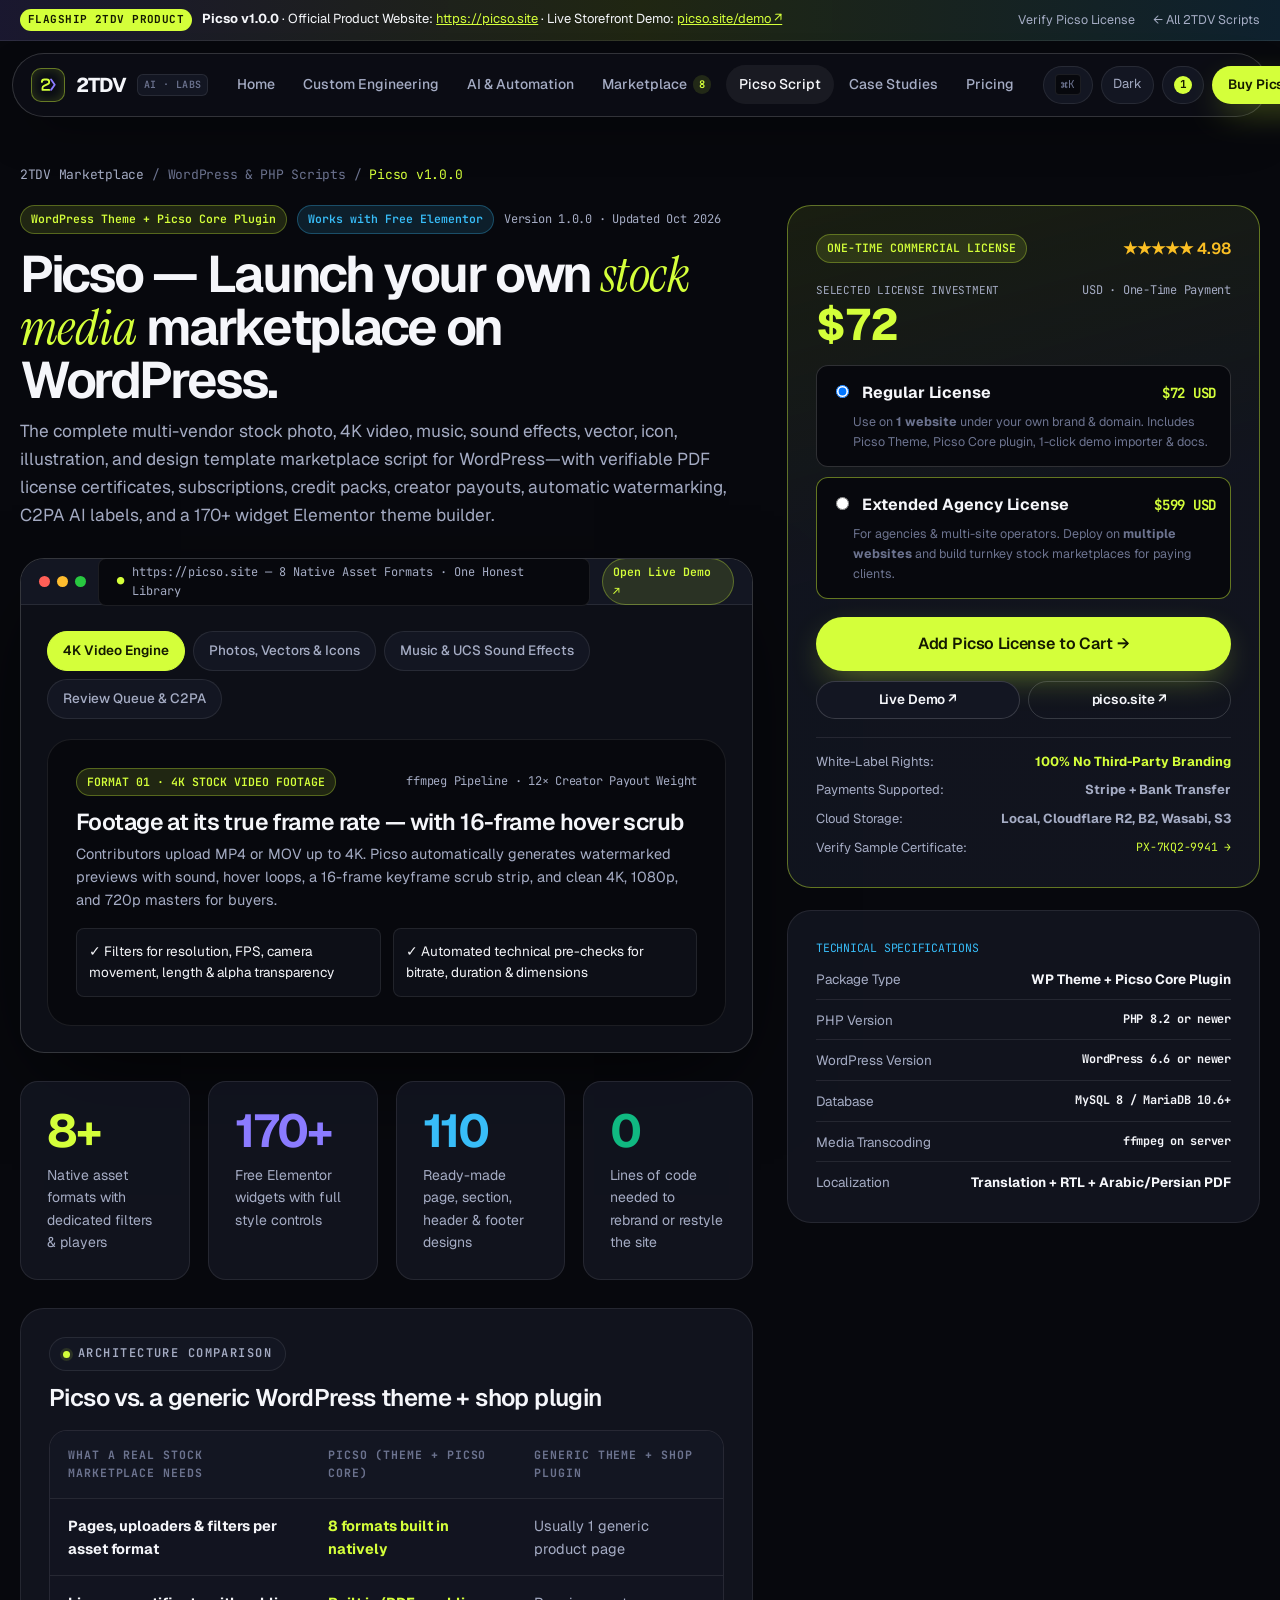
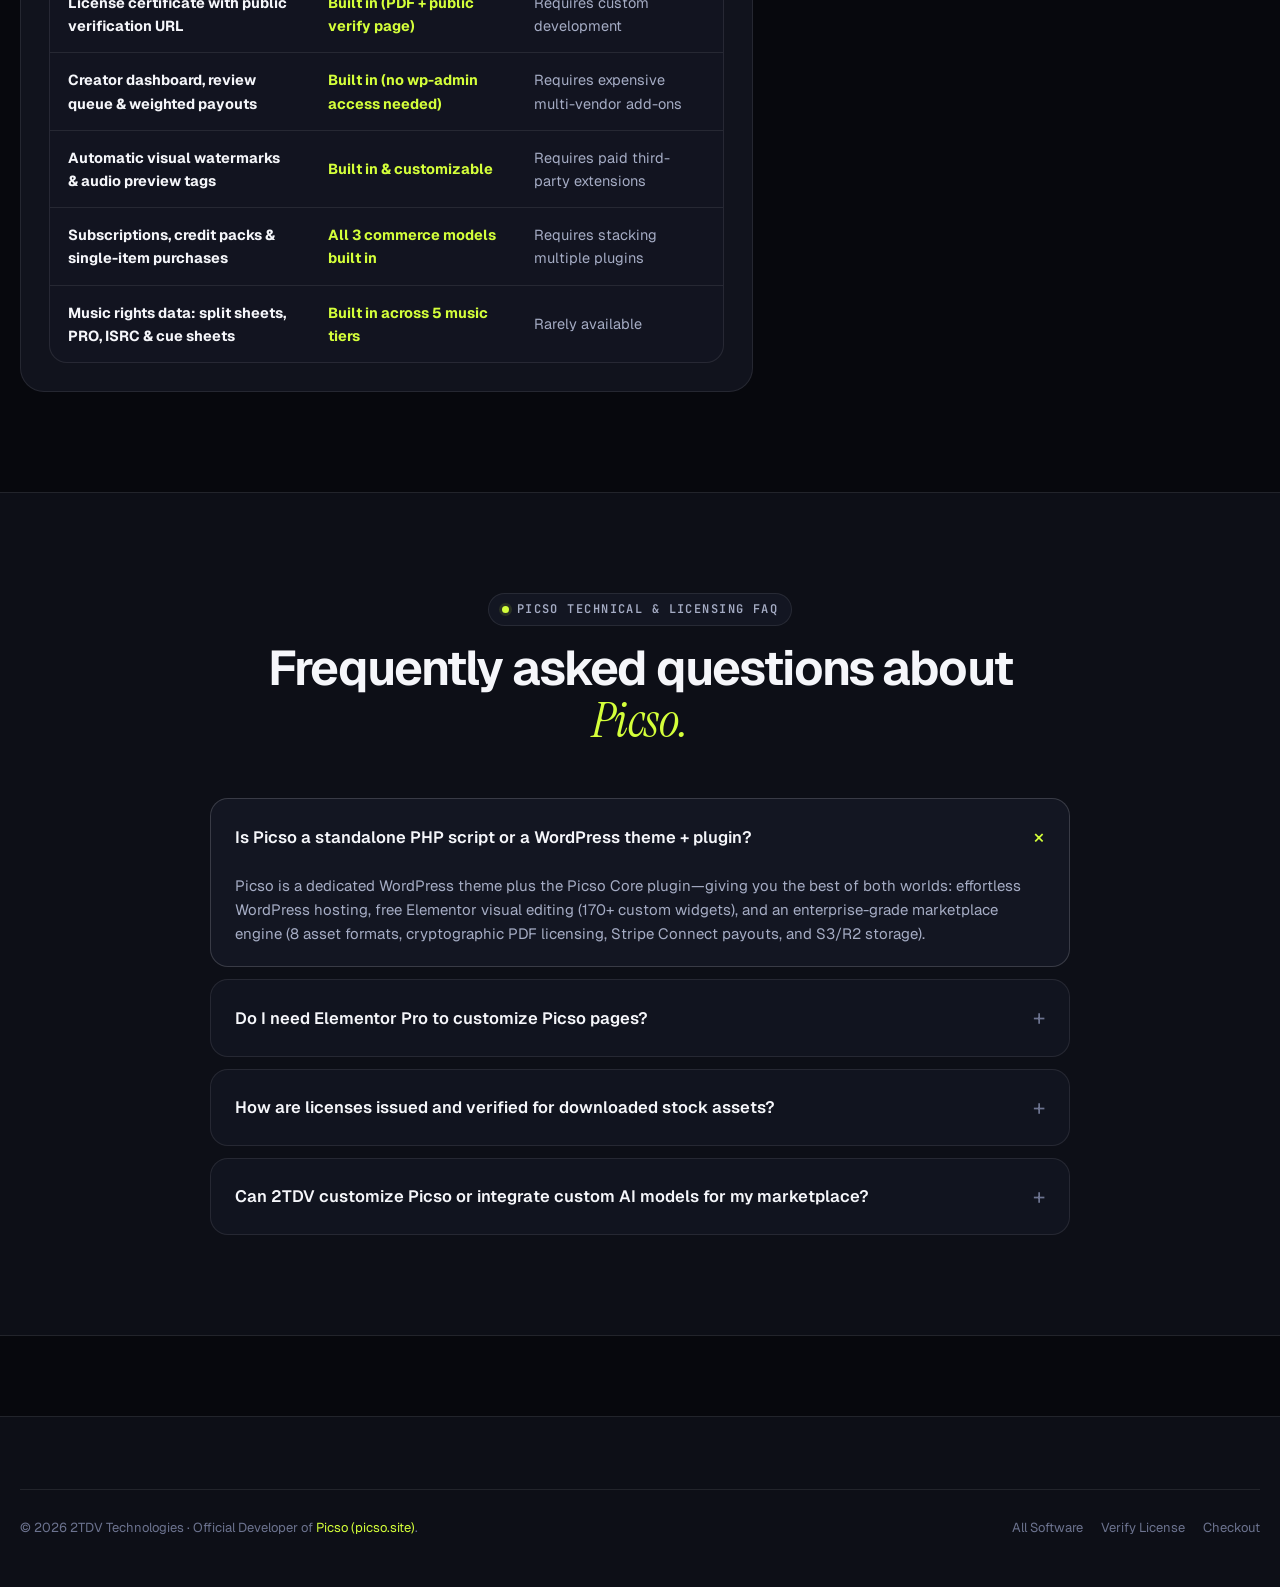
<file: product-picso.html>
<!doctype html>
<html lang="en" data-theme="dark">
<head>
  <meta charset="utf-8">
  <meta name="viewport" content="width=device-width, initial-scale=1">
  <title>Picso — Stock Photo, Video &amp; Music Marketplace Script for WordPress | 2TDV.com</title>
  <meta name="description" content="Picso by 2TDV: The 8-format stock photo, 4K video, music, SFX, vector & template marketplace script for WordPress. Verifiable PDF licenses, C2PA labels, Elementor builder & Stripe Connect. From $72.">
  <link rel="icon" type="image/svg+xml" href="favicon.svg">
  <link rel="stylesheet" href="assets/css/styles.css">
</head>
<body>

  <div class="topbar">
    <div class="wrap topbar-inner">
      <div class="topbar-promo">
        <span class="topbar-badge">Flagship 2TDV Product</span>
        <span><strong>Picso v1.0.0</strong> · Official Product Website: <a href="https://picso.site" target="_blank" rel="noopener" class="text-lime" style="text-decoration:underline">https://picso.site</a> · Live Storefront Demo: <a href="https://picso.site/demo/" target="_blank" rel="noopener" class="text-lime" style="text-decoration:underline">picso.site/demo ↗</a></span>
      </div>
      <div class="topbar-links">
        <a href="verify-license.html">Verify Picso License</a>
        <a href="marketplace.html">← All 2TDV Scripts</a>
      </div>
    </div>
  </div>

  <header class="site-header">
    <div class="nav-bar">
      <a href="index.html" class="brand-logo">
        <span class="brand-mark">
          <svg width="22" height="22" viewBox="0 0 36 36" fill="none">
            <path d="M8 13C8 10.79 9.79 9 12 9H16C18.21 9 20 10.79 20 13C20 14.65 19 16.07 17.56 16.68L11.44 19.32C9.96 19.95 9 21.4 9 23V26H20" stroke="#d4ff3a" stroke-width="3" stroke-linecap="round" stroke-linejoin="round"/>
            <path d="M23 9L29 17.5L23 26" stroke="#8b7bff" stroke-width="3" stroke-linecap="round" stroke-linejoin="round"/>
          </svg>
        </span>
        <span>2TDV</span>
        <span class="brand-sub">AI · LABS</span>
      </a>

      <nav class="nav-menu" aria-label="Primary Navigation">
        <a href="index.html" class="nav-link">Home</a>
        <a href="services.html" class="nav-link">Custom Engineering</a>
        <a href="ai-solutions.html" class="nav-link">AI &amp; Automation</a>
        <a href="marketplace.html" class="nav-link">Marketplace <span class="nav-count">8</span></a>
        <a href="product-picso.html" class="nav-link active">Picso Script</a>
        <a href="case-studies.html" class="nav-link">Case Studies</a>
        <a href="pricing.html" class="nav-link">Pricing</a>
      </nav>

      <div class="nav-actions">
        <button type="button" class="icon-btn" data-open-cmd aria-label="Search"><span class="kbd-hint">⌘K</span></button>
        <button type="button" class="icon-btn" data-theme-toggle aria-label="Theme"><span class="theme-label">Dark</span></button>
        <button type="button" class="icon-btn" data-open-cart aria-label="Cart"><span class="cart-badge" data-cart-count>1</span></button>
        <a href="checkout.html" class="btn btn-lime btn-sm hide-sm">Buy Picso ($72)</a>
      </div>
    </div>
  </header>

  <main>
    <!-- Product Hero & Two-Column Licensing Layout -->
    <section class="section" style="padding-top:48px">
      <div class="wrap">
        <div style="display:flex;align-items:center;gap:8px;font-size:13px;color:var(--text-3);margin-bottom:20px" class="mono">
          <a href="marketplace.html" class="text-muted">2TDV Marketplace</a>
          <span>/</span>
          <span>WordPress &amp; PHP Scripts</span>
          <span>/</span>
          <span class="text-lime">Picso v1.0.0</span>
        </div>

        <div style="display:grid;grid-template-columns:1.55fr 1fr;gap:34px;align-items:start" class="pdp-grid">
          <style>
            @media (max-width: 980px) { .pdp-grid { grid-template-columns: 1fr !important; } }
          </style>

          <!-- Left Column: Product Showcase, Format Tabs & Deep Specs -->
          <div style="display:grid;gap:28px">
            <div>
              <div style="display:flex;flex-wrap:wrap;gap:10px;align-items:center;margin-bottom:14px">
                <span class="badge badge-lime">WordPress Theme + Picso Core Plugin</span>
                <span class="badge badge-cyan">Works with Free Elementor</span>
                <span class="mono text-muted" style="font-size:12px">Version 1.0.0 · Updated Oct 2026</span>
              </div>
              <h1 style="font-size:clamp(2.2rem,4vw,3.4rem)">
                Picso — Launch your own <span class="serif text-lime">stock media</span> marketplace on WordPress.
              </h1>
              <p class="lead" style="margin-top:12px">
                The complete multi-vendor stock photo, 4K video, music, sound effects, vector, icon, illustration, and design template marketplace script for WordPress—with verifiable PDF license certificates, subscriptions, credit packs, creator payouts, automatic watermarking, C2PA AI labels, and a 170+ widget Elementor theme builder.
              </p>
            </div>

            <!-- Interactive Screen & Feature Switcher -->
            <div class="browser-window">
              <div class="browser-chrome">
                <div class="browser-dots"><i></i><i></i><i></i></div>
                <div class="browser-url">
                  <span style="color:var(--lime)">●</span>
                  <span>https://picso.site — 8 Native Asset Formats · One Honest Library</span>
                </div>
                <a href="https://picso.site/demo/" target="_blank" rel="noopener" class="badge badge-lime">Open Live Demo ↗</a>
              </div>
              <div class="browser-body" style="display:grid;gap:20px">
                <div class="filter-pills" role="tablist">
                  <button type="button" class="filter-pill active" data-tab-group="picso-formats" data-tab-target="pf-video" aria-selected="true">4K Video Engine</button>
                  <button type="button" class="filter-pill" data-tab-group="picso-formats" data-tab-target="pf-photo" aria-selected="false">Photos, Vectors &amp; Icons</button>
                  <button type="button" class="filter-pill" data-tab-group="picso-formats" data-tab-target="pf-music" aria-selected="false">Music &amp; UCS Sound Effects</button>
                  <button type="button" class="filter-pill" data-tab-group="picso-formats" data-tab-target="pf-review" aria-selected="false">Review Queue &amp; C2PA</button>
                </div>

                <!-- Tab 1: Video -->
                <div id="pf-video" data-tab-panel-group="picso-formats" class="card" style="background:var(--bg-0)">
                  <div style="display:flex;justify-content:space-between;align-items:center;flex-wrap:wrap;gap:10px">
                    <span class="badge badge-lime">FORMAT 01 · 4K STOCK VIDEO FOOTAGE</span>
                    <span class="mono text-muted" style="font-size:12px">ffmpeg Pipeline · 12× Creator Payout Weight</span>
                  </div>
                  <h3 style="margin-top:12px">Footage at its true frame rate — with 16-frame hover scrub</h3>
                  <p class="text-muted" style="margin-top:6px;font-size:14.5px">
                    Contributors upload MP4 or MOV up to 4K. Picso automatically generates watermarked previews with sound, hover loops, a 16-frame keyframe scrub strip, and clean 4K, 1080p, and 720p masters for buyers.
                  </p>
                  <div class="grid-2" style="margin-top:16px;gap:12px;font-size:13.5px">
                    <div style="padding:12px;border-radius:8px;background:var(--bg-1);border:1px solid var(--border)">✓ Filters for resolution, FPS, camera movement, length &amp; alpha transparency</div>
                    <div style="padding:12px;border-radius:8px;background:var(--bg-1);border:1px solid var(--border)">✓ Automated technical pre-checks for bitrate, duration &amp; dimensions</div>
                  </div>
                </div>

                <!-- Tab 2: Photos & Vectors -->
                <div id="pf-photo" data-tab-panel-group="picso-formats" class="card" style="background:var(--bg-0)" hidden>
                  <div style="display:flex;justify-content:space-between;align-items:center;flex-wrap:wrap;gap:10px">
                    <span class="badge badge-cyan">FORMATS 02–05 · PHOTOS, ILLUSTRATIONS, VECTORS &amp; ICONS</span>
                    <span class="mono text-muted" style="font-size:12px">AVIF · WebP · JPEG · Sanitised SVG</span>
                  </div>
                  <h3 style="margin-top:12px">Sharp previews, color search, reverse-image search &amp; EXIF/IPTC</h3>
                  <p class="text-muted" style="margin-top:6px;font-size:14.5px">
                    Automatic color palette extraction, perceptual duplicate detection, GPS privacy stripping on upload, and IPTC/XMP metadata reading straight from the file. Icon sets can be licensed as a complete pack or icon-by-icon.
                  </p>
                  <div class="grid-2" style="margin-top:16px;gap:12px;font-size:13.5px">
                    <div style="padding:12px;border-radius:8px;background:var(--bg-1);border:1px solid var(--border)">✓ Digital Model &amp; Property Release vault attached to each asset</div>
                    <div style="padding:12px;border-radius:8px;background:var(--bg-1);border:1px solid var(--border)">✓ Clean master sizes generated dynamically at download time via signed URLs</div>
                  </div>
                </div>

                <!-- Tab 3: Music & SFX -->
                <div id="pf-music" data-tab-panel-group="picso-formats" class="card" style="background:var(--bg-0)" hidden>
                  <div style="display:flex;justify-content:space-between;align-items:center;flex-wrap:wrap;gap:10px">
                    <span class="badge badge-violet">FORMATS 06–07 · STOCK MUSIC &amp; UCS SOUND EFFECTS</span>
                    <span class="mono text-muted" style="font-size:12px">5 Music License Tiers · Cue Sheets</span>
                  </div>
                  <h3 style="margin-top:12px">Music that won't get your buyers' videos claimed by surprise</h3>
                  <p class="text-muted" style="margin-top:6px;font-size:14.5px">
                    Built around the rights questions music buyers actually ask: split sheets, PRO &amp; ISRC metadata, stems &amp; alternate versions, automatic cue sheet PDF generation, Content ID claim assistance, and periodic soft audio watermark tags on public previews.
                  </p>
                  <div class="grid-2" style="margin-top:16px;gap:12px;font-size:13.5px">
                    <div style="padding:12px;border-radius:8px;background:var(--bg-1);border:1px solid var(--border)">✓ UCS categories, LUFS loudness &amp; broadcast metadata for Sound Effects</div>
                    <div style="padding:12px;border-radius:8px;background:var(--bg-1);border:1px solid var(--border)">✓ Sample packs: up to 50 loops sold as a bundle or individually</div>
                  </div>
                </div>

                <!-- Tab 4: Review Queue & C2PA -->
                <div id="pf-review" data-tab-panel-group="picso-formats" class="card" style="background:var(--bg-0)" hidden>
                  <div style="display:flex;justify-content:space-between;align-items:center;flex-wrap:wrap;gap:10px">
                    <span class="badge badge-emerald">ADMIN &amp; TRUST ENGINE · C2PA + REVIEW QUEUE</span>
                    <span class="mono text-muted" style="font-size:12px">EU DSA &amp; GDPR Ready</span>
                  </div>
                  <h3 style="margin-top:12px">Keyboard-driven moderation queue &amp; cryptographic C2PA provenance</h3>
                  <p class="text-muted" style="margin-top:6px;font-size:14.5px">
                    Every asset is declared Human-Made, AI-Assisted, or AI-Generated with C2PA Content Credentials preserved. Reviewers moderate pending uploads with keyboard shortcuts, bulk actions, a 30-second undo window, structured rejection reasons, and independent appeal routing.
                  </p>
                </div>
              </div>
            </div>

            <!-- 4-Card Stats Row from picso.site -->
            <div class="grid-4">
              <div class="stat-card">
                <div class="stat-value text-lime">8+</div>
                <div class="stat-label">Native asset formats with dedicated filters &amp; players</div>
              </div>
              <div class="stat-card">
                <div class="stat-value text-violet">170+</div>
                <div class="stat-label">Free Elementor widgets with full style controls</div>
              </div>
              <div class="stat-card">
                <div class="stat-value text-cyan">110</div>
                <div class="stat-label">Ready-made page, section, header &amp; footer designs</div>
              </div>
              <div class="stat-card">
                <div class="stat-value text-emerald">0</div>
                <div class="stat-label">Lines of code needed to rebrand or restyle the site</div>
              </div>
            </div>

            <!-- Comparison Table: Picso vs Generic Theme + Shop Plugin -->
            <div class="card">
              <span class="eyebrow">Architecture Comparison</span>
              <h3 style="margin-top:12px;font-size:24px">Picso vs. a generic WordPress theme + shop plugin</h3>
              <div class="table-wrap" style="margin-top:18px">
                <table class="data-table">
                  <thead>
                    <tr>
                      <th>What a real stock marketplace needs</th>
                      <th>Picso (Theme + Picso Core)</th>
                      <th>Generic Theme + Shop Plugin</th>
                    </tr>
                  </thead>
                  <tbody>
                    <tr>
                      <td><strong>Pages, uploaders &amp; filters per asset format</strong></td>
                      <td class="text-lime"><strong>8 formats built in natively</strong></td>
                      <td class="text-muted">Usually 1 generic product page</td>
                    </tr>
                    <tr>
                      <td><strong>License certificate with public verification URL</strong></td>
                      <td class="text-lime"><strong>Built in (PDF + public verify page)</strong></td>
                      <td class="text-muted">Requires custom development</td>
                    </tr>
                    <tr>
                      <td><strong>Creator dashboard, review queue &amp; weighted payouts</strong></td>
                      <td class="text-lime"><strong>Built in (no wp-admin access needed)</strong></td>
                      <td class="text-muted">Requires expensive multi-vendor add-ons</td>
                    </tr>
                    <tr>
                      <td><strong>Automatic visual watermarks &amp; audio preview tags</strong></td>
                      <td class="text-lime"><strong>Built in &amp; customizable</strong></td>
                      <td class="text-muted">Requires paid third-party extensions</td>
                    </tr>
                    <tr>
                      <td><strong>Subscriptions, credit packs &amp; single-item purchases</strong></td>
                      <td class="text-lime"><strong>All 3 commerce models built in</strong></td>
                      <td class="text-muted">Requires stacking multiple plugins</td>
                    </tr>
                    <tr>
                      <td><strong>Music rights data: split sheets, PRO, ISRC &amp; cue sheets</strong></td>
                      <td class="text-lime"><strong>Built in across 5 music tiers</strong></td>
                      <td class="text-muted">Rarely available</td>
                    </tr>
                  </tbody>
                </table>
              </div>
            </div>
          </div>

          <!-- Right Column: Sticky Licensing & Technical Facts Box -->
          <aside style="position:sticky;top:92px;display:grid;gap:22px">
            <div class="card highlight-lime" style="display:grid;gap:18px">
              <div style="display:flex;justify-content:space-between;align-items:center">
                <span class="badge badge-lime">ONE-TIME COMMERCIAL LICENSE</span>
                <span class="rating-stars">★★★★★ 4.98</span>
              </div>

              <div style="display:flex;align-items:baseline;justify-content:space-between">
                <div>
                  <div class="mono text-muted" style="font-size:11px">SELECTED LICENSE INVESTMENT</div>
                  <div id="pdp-active-price" style="font-size:44px;font-weight:750;color:var(--lime);line-height:1;margin-top:4px">$72</div>
                </div>
                <span class="mono text-muted" style="font-size:12px">USD · One-Time Payment</span>
              </div>

              <!-- License Tier Radio Cards -->
              <div style="display:grid;gap:10px">
                <label style="display:block;padding:14px;border-radius:var(--r-sm);background:var(--bg-0);border:1px solid var(--border-strong);cursor:pointer">
                  <div style="display:flex;justify-content:space-between;align-items:center">
                    <span>
                      <input type="radio" name="picso_license_tier" value="regular" data-price="72" checked>
                      <strong style="margin-left:6px">Regular License</strong>
                    </span>
                    <strong class="mono text-lime">$72 USD</strong>
                  </div>
                  <p style="font-size:12.5px;color:var(--text-3);margin:6px 0 0 22px">
                    Use on <strong>1 website</strong> under your own brand &amp; domain. Includes Picso Theme, Picso Core plugin, 1-click demo importer &amp; docs.
                  </p>
                </label>

                <label style="display:block;padding:14px;border-radius:var(--r-sm);background:var(--bg-0);border:1px solid rgba(212,255,58,0.45);cursor:pointer">
                  <div style="display:flex;justify-content:space-between;align-items:center">
                    <span>
                      <input type="radio" name="picso_license_tier" value="extended" data-price="599">
                      <strong style="margin-left:6px">Extended Agency License</strong>
                    </span>
                    <strong class="mono text-lime">$599 USD</strong>
                  </div>
                  <p style="font-size:12.5px;color:var(--text-3);margin:6px 0 0 22px">
                    For agencies &amp; multi-site operators. Deploy on <strong>multiple websites</strong> and build turnkey stock marketplaces for paying clients.
                  </p>
                </label>
              </div>

              <div style="display:grid;gap:10px">
                <button type="button" id="pdp-add-to-cart-btn" class="btn btn-lime btn-lg btn-block">
                  Add Picso License to Cart →
                </button>
                <div style="display:grid;grid-template-columns:1fr 1fr;gap:8px">
                  <a href="https://picso.site/demo/" target="_blank" rel="noopener" class="btn btn-ghost btn-sm">Live Demo ↗</a>
                  <a href="https://picso.site" target="_blank" rel="noopener" class="btn btn-outline btn-sm">picso.site ↗</a>
                </div>
              </div>

              <div style="padding-top:14px;border-top:1px solid var(--border);display:grid;gap:8px;font-size:13px;color:var(--text-2)">
                <div style="display:flex;justify-content:space-between"><span>White-Label Rights:</span><strong class="text-lime">100% No Third-Party Branding</strong></div>
                <div style="display:flex;justify-content:space-between"><span>Payments Supported:</span><strong>Stripe + Bank Transfer</strong></div>
                <div style="display:flex;justify-content:space-between"><span>Cloud Storage:</span><strong>Local, Cloudflare R2, B2, Wasabi, S3</strong></div>
                <div style="display:flex;justify-content:space-between"><span>Verify Sample Certificate:</span><a href="verify-license.html" class="mono text-lime">PX-7KQ2-9941 →</a></div>
              </div>
            </div>

            <!-- Technical Requirements Card -->
            <div class="card" style="display:grid;gap:12px">
              <div class="mono text-cyan" style="font-size:11.5px;text-transform:uppercase">Technical Specifications</div>
              <div style="display:grid;gap:10px;font-size:13.5px">
                <div style="display:flex;justify-content:space-between;padding-bottom:8px;border-bottom:1px solid var(--border)">
                  <span class="text-muted">Package Type</span>
                  <strong>WP Theme + Picso Core Plugin</strong>
                </div>
                <div style="display:flex;justify-content:space-between;padding-bottom:8px;border-bottom:1px solid var(--border)">
                  <span class="text-muted">PHP Version</span>
                  <strong class="mono">PHP 8.2 or newer</strong>
                </div>
                <div style="display:flex;justify-content:space-between;padding-bottom:8px;border-bottom:1px solid var(--border)">
                  <span class="text-muted">WordPress Version</span>
                  <strong class="mono">WordPress 6.6 or newer</strong>
                </div>
                <div style="display:flex;justify-content:space-between;padding-bottom:8px;border-bottom:1px solid var(--border)">
                  <span class="text-muted">Database</span>
                  <strong class="mono">MySQL 8 / MariaDB 10.6+</strong>
                </div>
                <div style="display:flex;justify-content:space-between;padding-bottom:8px;border-bottom:1px solid var(--border)">
                  <span class="text-muted">Media Transcoding</span>
                  <strong class="mono">ffmpeg on server</strong>
                </div>
                <div style="display:flex;justify-content:space-between">
                  <span class="text-muted">Localization</span>
                  <strong>Translation + RTL + Arabic/Persian PDF</strong>
                </div>
              </div>
            </div>
          </aside>

        </div>
      </div>
    </section>

    <!-- FAQ Section -->
    <section class="section section-alt">
      <div class="wrap">
        <div class="section-head center">
          <span class="eyebrow">Picso Technical &amp; Licensing FAQ</span>
          <h2>Frequently asked questions about <span class="serif text-lime">Picso.</span></h2>
        </div>

        <div class="faq-list">
          <details class="faq-item" open>
            <summary>Is Picso a standalone PHP script or a WordPress theme + plugin?</summary>
            <p>Picso is a dedicated WordPress theme plus the Picso Core plugin—giving you the best of both worlds: effortless WordPress hosting, free Elementor visual editing (170+ custom widgets), and an enterprise-grade marketplace engine (8 asset formats, cryptographic PDF licensing, Stripe Connect payouts, and S3/R2 storage).</p>
          </details>
          <details class="faq-item">
            <summary>Do I need Elementor Pro to customize Picso pages?</summary>
            <p>No. Picso's theme builder works with the free Elementor plugin and includes 170+ widgets and 110 ready-made designs. Even without Elementor installed, Picso runs cleanly on its built-in high-performance templates.</p>
          </details>
          <details class="faq-item">
            <summary>How are licenses issued and verified for downloaded stock assets?</summary>
            <p>Every asset download automatically issues a unique license ID bound to the buyer's project name and generates a numbered PDF certificate. Anyone can verify a license on the public verification page—and it remains valid even if the asset is later removed.</p>
          </details>
          <details class="faq-item">
            <summary>Can 2TDV customize Picso or integrate custom AI models for my marketplace?</summary>
            <p>Yes! Because 2TDV is both the creator of Picso and a full-stack AI engineering studio, our team can deploy turnkey white-label customizations, custom payment gateways, or proprietary AI tagging/search pipelines for your platform.</p>
          </details>
        </div>
      </div>
    </section>
  </main>

  <footer class="site-footer">
    <div class="wrap">
      <div class="footer-bottom">
        <div>© 2026 2TDV Technologies · Official Developer of <a href="https://picso.site" target="_blank" rel="noopener" class="text-lime">Picso (picso.site)</a>.</div>
        <div style="display:flex;gap:18px">
          <a href="marketplace.html">All Software</a>
          <a href="verify-license.html">Verify License</a>
          <a href="checkout.html">Checkout</a>
        </div>
      </div>
    </div>
  </footer>

  <script src="assets/js/app.js"></script>
</body>
</html>
</file>
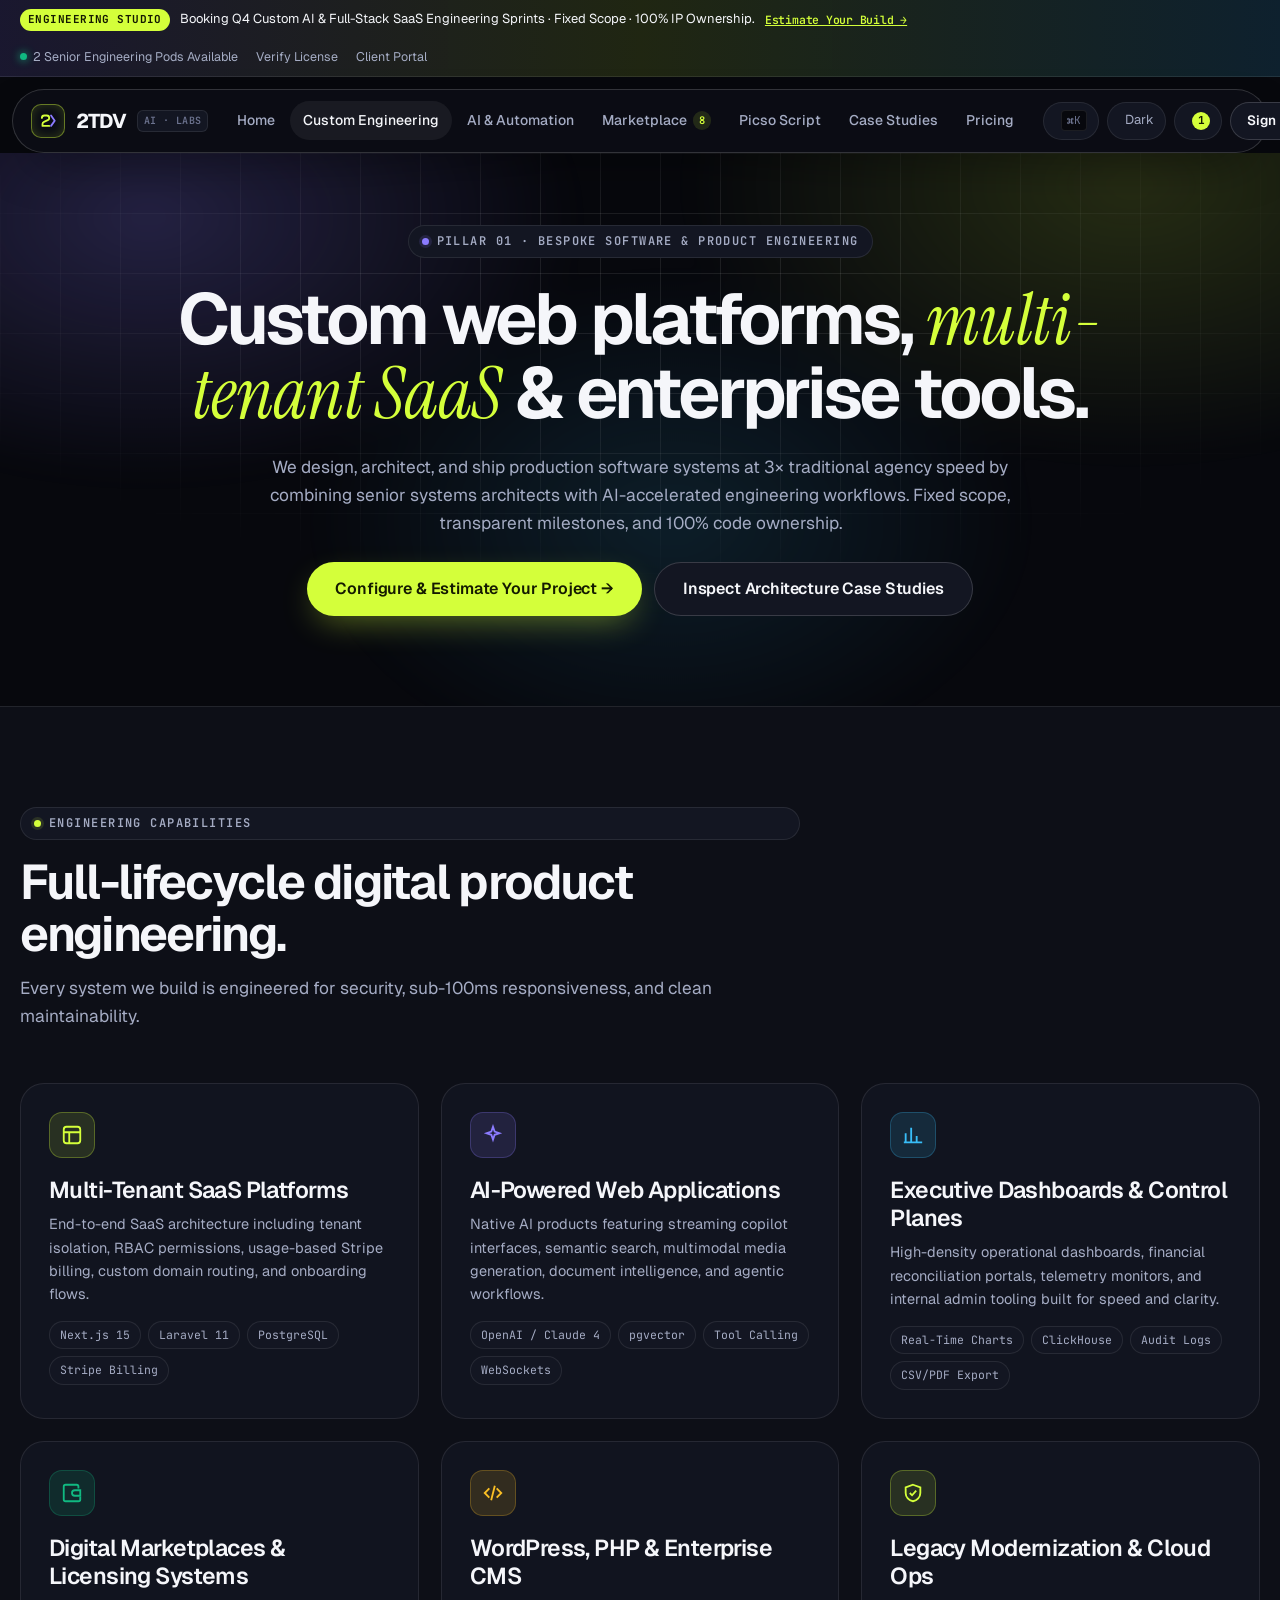
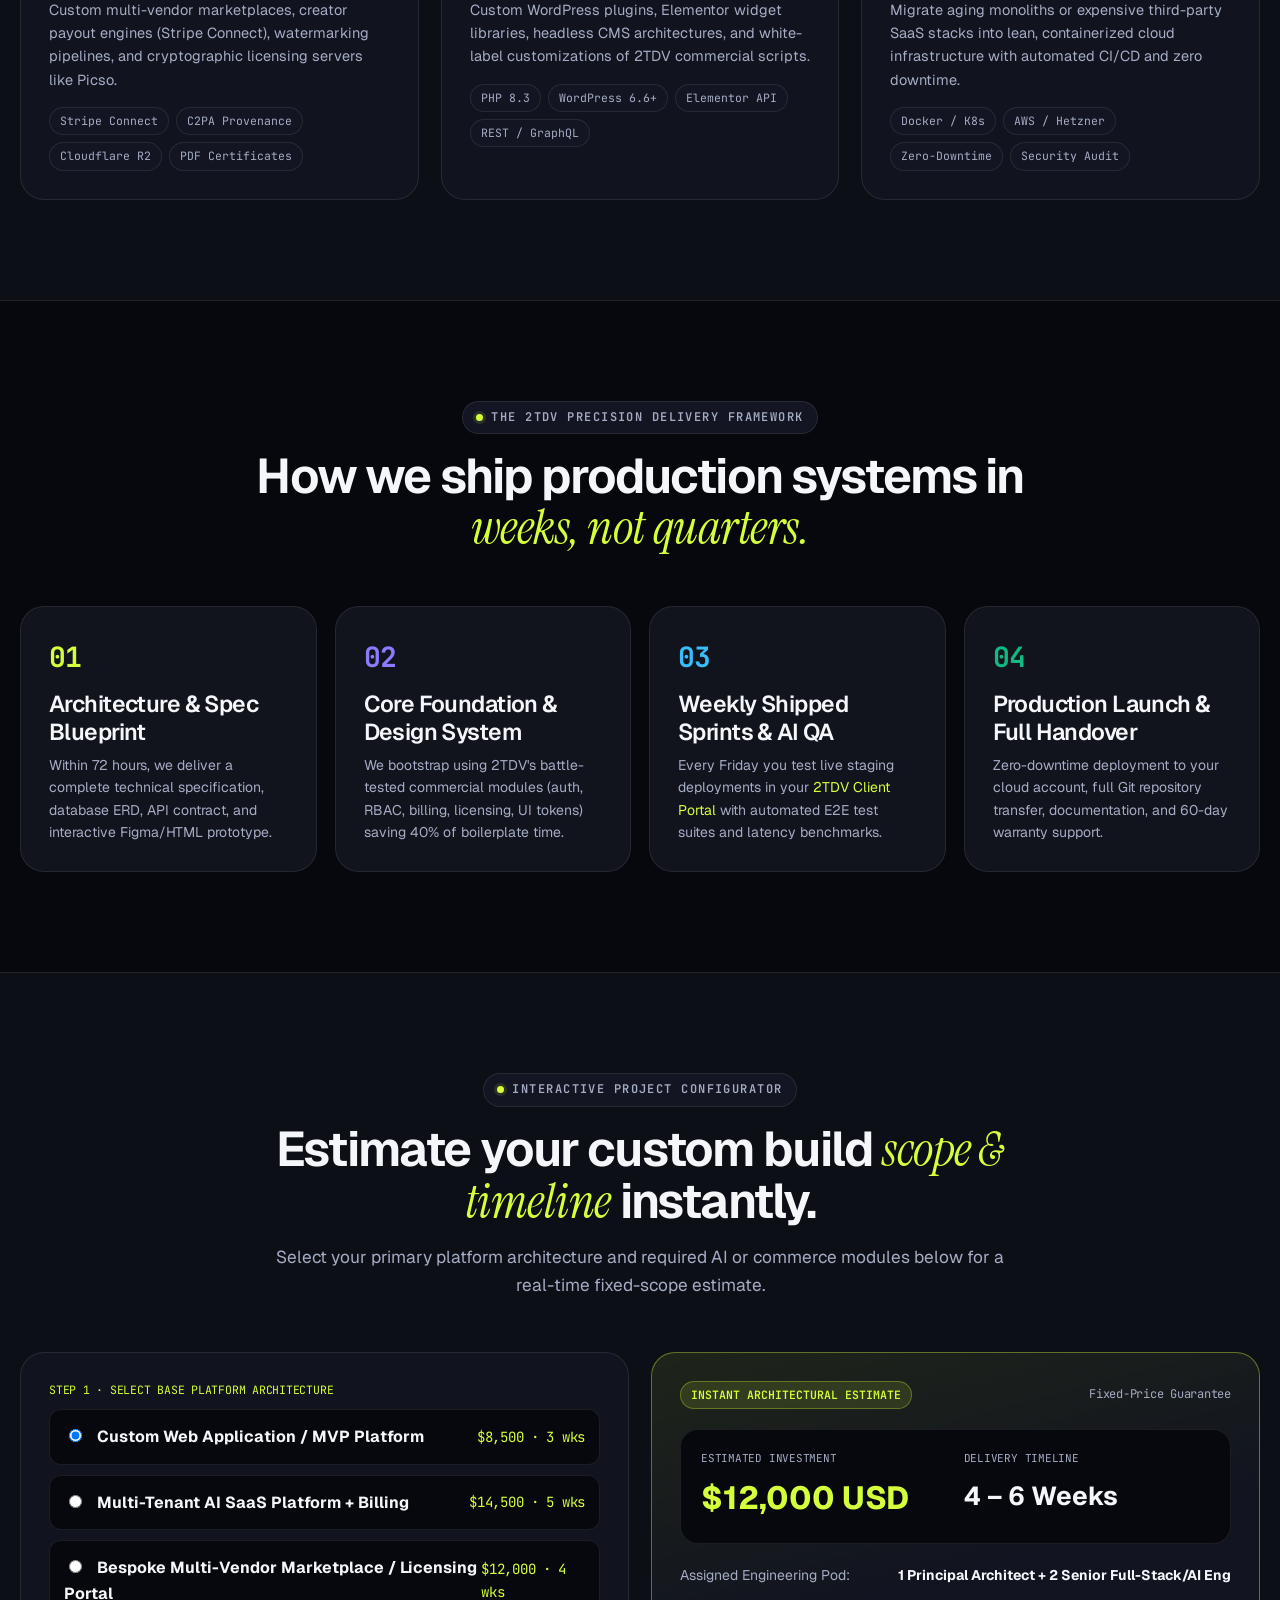
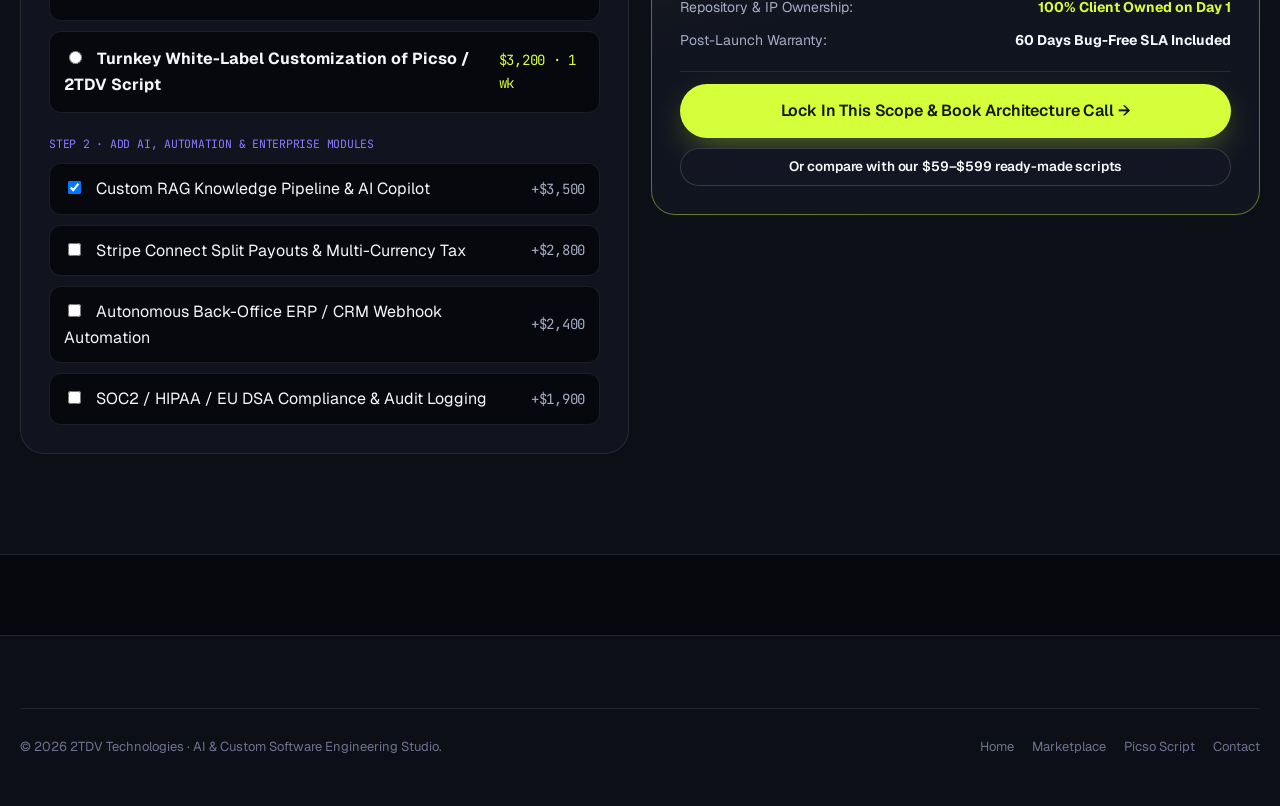
<file: services.html>
<!doctype html>
<html lang="en" data-theme="dark">
<head>
  <meta charset="utf-8">
  <meta name="viewport" content="width=device-width, initial-scale=1">
  <title>Custom Web &amp; SaaS Development Services — 2TDV.com</title>
  <meta name="description" content="2TDV custom software engineering services: bespoke web applications, multi-tenant SaaS platforms, AI-powered tools, executive dashboards, and APIs.">
  <link rel="icon" type="image/svg+xml" href="favicon.svg">
  <link rel="stylesheet" href="assets/css/styles.css">
</head>
<body>

  <!-- Top Announcement Bar -->
  <div class="topbar">
    <div class="wrap topbar-inner">
      <div class="topbar-promo">
        <span class="topbar-badge">Engineering Studio</span>
        <span>Booking Q4 Custom AI &amp; Full-Stack SaaS Engineering Sprints · Fixed Scope · 100% IP Ownership.</span>
        <a href="#estimator" class="mono text-lime" style="font-weight:600;text-decoration:underline">Estimate Your Build →</a>
      </div>
      <div class="topbar-links">
        <span class="status-dot">2 Senior Engineering Pods Available</span>
        <a href="verify-license.html">Verify License</a>
        <a href="dashboard.html">Client Portal</a>
      </div>
    </div>
  </div>

  <!-- Header -->
  <header class="site-header">
    <div class="nav-bar">
      <a href="index.html" class="brand-logo">
        <span class="brand-mark">
          <svg width="22" height="22" viewBox="0 0 36 36" fill="none">
            <path d="M8 13C8 10.79 9.79 9 12 9H16C18.21 9 20 10.79 20 13C20 14.65 19 16.07 17.56 16.68L11.44 19.32C9.96 19.95 9 21.4 9 23V26H20" stroke="#d4ff3a" stroke-width="3" stroke-linecap="round" stroke-linejoin="round"/>
            <path d="M23 9L29 17.5L23 26" stroke="#8b7bff" stroke-width="3" stroke-linecap="round" stroke-linejoin="round"/>
          </svg>
        </span>
        <span>2TDV</span>
        <span class="brand-sub">AI · LABS</span>
      </a>

      <nav class="nav-menu" aria-label="Primary Navigation">
        <a href="index.html" class="nav-link">Home</a>
        <a href="services.html" class="nav-link active">Custom Engineering</a>
        <a href="ai-solutions.html" class="nav-link">AI &amp; Automation</a>
        <a href="marketplace.html" class="nav-link">Marketplace <span class="nav-count">8</span></a>
        <a href="product-picso.html" class="nav-link">Picso Script</a>
        <a href="case-studies.html" class="nav-link">Case Studies</a>
        <a href="pricing.html" class="nav-link">Pricing</a>
      </nav>

      <div class="nav-actions">
        <button type="button" class="icon-btn" data-open-cmd aria-label="Command Search">
          <svg viewBox="0 0 24 24" fill="none" stroke="currentColor" stroke-width="2"><circle cx="11" cy="11" r="7"/><path d="M20 20l-3.5-3.5"/></svg>
          <span class="kbd-hint hide-sm">⌘K</span>
        </button>
        <button type="button" class="icon-btn" data-theme-toggle aria-label="Toggle color theme">
          <svg viewBox="0 0 24 24" fill="none" stroke="currentColor" stroke-width="2"><circle cx="12" cy="12" r="4"/><path d="M12 2v2M12 20v2M4.93 4.93l1.41 1.41M17.66 17.66l1.41 1.41M2 12h2M20 12h2M4.93 19.07l1.41-1.41M17.66 6.34l1.41-1.41"/></svg>
          <span class="theme-label hide-sm">Dark</span>
        </button>
        <button type="button" class="icon-btn" data-open-cart aria-label="Open Cart">
          <svg viewBox="0 0 24 24" fill="none" stroke="currentColor" stroke-width="2"><path d="M6 2L3 6v14a2 2 0 002 2h14a2 2 0 002-2V6l-3-4z"/><path d="M3 6h18M16 10a4 4 0 01-8 0"/></svg>
          <span class="cart-badge" data-cart-count>1</span>
        </button>
        <a href="login.html" class="btn btn-ghost btn-sm hide-sm">Sign In</a>
        <a href="contact.html" class="btn btn-lime btn-sm hide-sm">Start a Project</a>
        <button type="button" class="icon-btn mobile-toggle" data-mobile-toggle aria-label="Menu">
          <svg viewBox="0 0 24 24" fill="none" stroke="currentColor" stroke-width="2"><path d="M4 7h16M4 12h16M4 17h16"/></svg>
        </button>
      </div>
    </div>
  </header>

  <main>
    <!-- Hero -->
    <section class="hero">
      <div class="hero-glow"></div>
      <div class="hero-grid-bg"></div>
      <div class="wrap">
        <div class="hero-center">
          <span class="eyebrow ai">Pillar 01 · Bespoke Software &amp; Product Engineering</span>
          <h1>Custom web platforms, <span class="serif text-lime">multi-tenant SaaS</span> &amp; enterprise tools.</h1>
          <p class="lead">
            We design, architect, and ship production software systems at 3× traditional agency speed by combining senior systems architects with AI-accelerated engineering workflows. Fixed scope, transparent milestones, and 100% code ownership.
          </p>
          <div class="hero-actions">
            <a href="#estimator" class="btn btn-lime btn-lg">Configure &amp; Estimate Your Project →</a>
            <a href="case-studies.html" class="btn btn-ghost btn-lg">Inspect Architecture Case Studies</a>
          </div>
        </div>
      </div>
    </section>

    <!-- 6 Core Service Practice Areas -->
    <section class="section section-alt" id="saas">
      <div class="wrap">
        <div class="section-head">
          <span class="eyebrow">Engineering Capabilities</span>
          <h2>Full-lifecycle digital product engineering.</h2>
          <p class="lead">Every system we build is engineered for security, sub-100ms responsiveness, and clean maintainability.</p>
        </div>

        <div class="grid-3">
          <article class="card card-interactive">
            <div class="card-icon lime">
              <svg viewBox="0 0 24 24" fill="none" stroke="currentColor" stroke-width="2"><rect x="3" y="3" width="18" height="18" rx="3"/><path d="M3 9h18M9 21V9"/></svg>
            </div>
            <h3>Multi-Tenant SaaS Platforms</h3>
            <p class="text-muted" style="margin-top:8px;font-size:14.5px">
              End-to-end SaaS architecture including tenant isolation, RBAC permissions, usage-based Stripe billing, custom domain routing, and onboarding flows.
            </p>
            <div class="tag-list">
              <span class="tag">Next.js 15</span>
              <span class="tag">Laravel 11</span>
              <span class="tag">PostgreSQL</span>
              <span class="tag">Stripe Billing</span>
            </div>
          </article>

          <article class="card card-interactive">
            <div class="card-icon violet">
              <svg viewBox="0 0 24 24" fill="none" stroke="currentColor" stroke-width="2"><path d="M12 3l1.8 5.2L19 10l-5.2 1.8L12 17l-1.8-5.2L5 10l5.2-1.8z"/></svg>
            </div>
            <h3>AI-Powered Web Applications</h3>
            <p class="text-muted" style="margin-top:8px;font-size:14.5px">
              Native AI products featuring streaming copilot interfaces, semantic search, multimodal media generation, document intelligence, and agentic workflows.
            </p>
            <div class="tag-list">
              <span class="tag">OpenAI / Claude 4</span>
              <span class="tag">pgvector</span>
              <span class="tag">Tool Calling</span>
              <span class="tag">WebSockets</span>
            </div>
          </article>

          <article class="card card-interactive">
            <div class="card-icon cyan">
              <svg viewBox="0 0 24 24" fill="none" stroke="currentColor" stroke-width="2"><path d="M4 20V10M10 20V4M16 20v-7M22 20H2"/></svg>
            </div>
            <h3>Executive Dashboards &amp; Control Planes</h3>
            <p class="text-muted" style="margin-top:8px;font-size:14.5px">
              High-density operational dashboards, financial reconciliation portals, telemetry monitors, and internal admin tooling built for speed and clarity.
            </p>
            <div class="tag-list">
              <span class="tag">Real-Time Charts</span>
              <span class="tag">ClickHouse</span>
              <span class="tag">Audit Logs</span>
              <span class="tag">CSV/PDF Export</span>
            </div>
          </article>

          <article class="card card-interactive">
            <div class="card-icon emerald">
              <svg viewBox="0 0 24 24" fill="none" stroke="currentColor" stroke-width="2"><path d="M19 7V5a2 2 0 00-2-2H5a2 2 0 00-2 2v14a2 2 0 002 2h14a2 2 0 002-2v-3"/><path d="M21 9h-6a3 3 0 000 6h6z"/></svg>
            </div>
            <h3>Digital Marketplaces &amp; Licensing Systems</h3>
            <p class="text-muted" style="margin-top:8px;font-size:14.5px">
              Custom multi-vendor marketplaces, creator payout engines (Stripe Connect), watermarking pipelines, and cryptographic licensing servers like Picso.
            </p>
            <div class="tag-list">
              <span class="tag">Stripe Connect</span>
              <span class="tag">C2PA Provenance</span>
              <span class="tag">Cloudflare R2</span>
              <span class="tag">PDF Certificates</span>
            </div>
          </article>

          <article class="card card-interactive">
            <div class="card-icon amber">
              <svg viewBox="0 0 24 24" fill="none" stroke="currentColor" stroke-width="2"><path d="M8 7l-5 5 5 5M16 7l5 5-5 5M14 4l-4 16"/></svg>
            </div>
            <h3>WordPress, PHP &amp; Enterprise CMS</h3>
            <p class="text-muted" style="margin-top:8px;font-size:14.5px">
              Custom WordPress plugins, Elementor widget libraries, headless CMS architectures, and white-label customizations of 2TDV commercial scripts.
            </p>
            <div class="tag-list">
              <span class="tag">PHP 8.3</span>
              <span class="tag">WordPress 6.6+</span>
              <span class="tag">Elementor API</span>
              <span class="tag">REST / GraphQL</span>
            </div>
          </article>

          <article class="card card-interactive">
            <div class="card-icon lime">
              <svg viewBox="0 0 24 24" fill="none" stroke="currentColor" stroke-width="2"><path d="M12 3l8 3v6c0 4.5-3.4 8.3-8 9-4.6-.7-8-4.5-8-9V6z"/><path d="M8.5 12l2.5 2.5 4.5-5"/></svg>
            </div>
            <h3>Legacy Modernization &amp; Cloud Ops</h3>
            <p class="text-muted" style="margin-top:8px;font-size:14.5px">
              Migrate aging monoliths or expensive third-party SaaS stacks into lean, containerized cloud infrastructure with automated CI/CD and zero downtime.
            </p>
            <div class="tag-list">
              <span class="tag">Docker / K8s</span>
              <span class="tag">AWS / Hetzner</span>
              <span class="tag">Zero-Downtime</span>
              <span class="tag">Security Audit</span>
            </div>
          </article>
        </div>
      </div>
    </section>

    <!-- 5-Stage Precision Engineering Methodology -->
    <section class="section">
      <div class="wrap">
        <div class="section-head center">
          <span class="eyebrow">The 2TDV Precision Delivery Framework</span>
          <h2>How we ship production systems in <span class="serif text-lime">weeks, not quarters.</span></h2>
        </div>

        <div class="grid-4">
          <div class="card">
            <div class="mono text-lime" style="font-size:28px;font-weight:700">01</div>
            <h3 style="margin-top:10px">Architecture &amp; Spec Blueprint</h3>
            <p class="text-muted" style="font-size:14px;margin-top:8px">
              Within 72 hours, we deliver a complete technical specification, database ERD, API contract, and interactive Figma/HTML prototype.
            </p>
          </div>
          <div class="card">
            <div class="mono text-violet" style="font-size:28px;font-weight:700">02</div>
            <h3 style="margin-top:10px">Core Foundation &amp; Design System</h3>
            <p class="text-muted" style="font-size:14px;margin-top:8px">
              We bootstrap using 2TDV's battle-tested commercial modules (auth, RBAC, billing, licensing, UI tokens) saving 40% of boilerplate time.
            </p>
          </div>
          <div class="card">
            <div class="mono text-cyan" style="font-size:28px;font-weight:700">03</div>
            <h3 style="margin-top:10px">Weekly Shipped Sprints &amp; AI QA</h3>
            <p class="text-muted" style="font-size:14px;margin-top:8px">
              Every Friday you test live staging deployments in your <a href="dashboard.html" class="text-lime">2TDV Client Portal</a> with automated E2E test suites and latency benchmarks.
            </p>
          </div>
          <div class="card">
            <div class="mono text-emerald" style="font-size:28px;font-weight:700">04</div>
            <h3 style="margin-top:10px">Production Launch &amp; Full Handover</h3>
            <p class="text-muted" style="font-size:14px;margin-top:8px">
              Zero-downtime deployment to your cloud account, full Git repository transfer, documentation, and 60-day warranty support.
            </p>
          </div>
        </div>
      </div>
    </section>

    <!-- INTERACTIVE PROJECT SCOPE & COST ESTIMATOR -->
    <section class="section section-alt" id="estimator">
      <div class="wrap">
        <div class="section-head center">
          <span class="eyebrow">Interactive Project Configurator</span>
          <h2>Estimate your custom build <span class="serif text-lime">scope &amp; timeline</span> instantly.</h2>
          <p class="lead">Select your primary platform architecture and required AI or commerce modules below for a real-time fixed-scope estimate.</p>
        </div>

        <div class="grid-2" id="project-estimator-box" style="align-items:start">
          <div class="card" style="display:grid;gap:22px">
            <div>
              <div class="mono text-lime" style="font-size:11.5px;text-transform:uppercase;margin-bottom:10px">Step 1 · Select Base Platform Architecture</div>
              <div style="display:grid;gap:10px">
                <label style="display:flex;justify-content:space-between;align-items:center;padding:14px;border-radius:var(--r-sm);background:var(--bg-0);border:1px solid var(--border);cursor:pointer">
                  <span>
                    <input type="radio" name="est_type" value="webapp" data-cost="8500" data-weeks="3" checked>
                    <strong style="margin-left:8px">Custom Web Application / MVP Platform</strong>
                  </span>
                  <span class="mono text-lime">$8,500 · 3 wks</span>
                </label>

                <label style="display:flex;justify-content:space-between;align-items:center;padding:14px;border-radius:var(--r-sm);background:var(--bg-0);border:1px solid var(--border);cursor:pointer">
                  <span>
                    <input type="radio" name="est_type" value="saas" data-cost="14500" data-weeks="5">
                    <strong style="margin-left:8px">Multi-Tenant AI SaaS Platform + Billing</strong>
                  </span>
                  <span class="mono text-lime">$14,500 · 5 wks</span>
                </label>

                <label style="display:flex;justify-content:space-between;align-items:center;padding:14px;border-radius:var(--r-sm);background:var(--bg-0);border:1px solid var(--border);cursor:pointer">
                  <span>
                    <input type="radio" name="est_type" value="marketplace" data-cost="12000" data-weeks="4">
                    <strong style="margin-left:8px">Bespoke Multi-Vendor Marketplace / Licensing Portal</strong>
                  </span>
                  <span class="mono text-lime">$12,000 · 4 wks</span>
                </label>

                <label style="display:flex;justify-content:space-between;align-items:center;padding:14px;border-radius:var(--r-sm);background:var(--bg-0);border:1px solid var(--border);cursor:pointer">
                  <span>
                    <input type="radio" name="est_type" value="whitelabel" data-cost="3200" data-weeks="1">
                    <strong style="margin-left:8px">Turnkey White-Label Customization of Picso / 2TDV Script</strong>
                  </span>
                  <span class="mono text-lime">$3,200 · 1 wk</span>
                </label>
              </div>
            </div>

            <div>
              <div class="mono text-violet" style="font-size:11.5px;text-transform:uppercase;margin-bottom:10px">Step 2 · Add AI, Automation &amp; Enterprise Modules</div>
              <div style="display:grid;gap:10px">
                <label style="display:flex;justify-content:space-between;align-items:center;padding:12px 14px;border-radius:var(--r-sm);background:var(--bg-0);border:1px solid var(--border);cursor:pointer">
                  <span>
                    <input type="checkbox" name="est_addon" data-cost="3500" data-weeks="1" checked>
                    <span style="margin-left:8px">Custom RAG Knowledge Pipeline &amp; AI Copilot</span>
                  </span>
                  <span class="mono text-muted">+$3,500</span>
                </label>

                <label style="display:flex;justify-content:space-between;align-items:center;padding:12px 14px;border-radius:var(--r-sm);background:var(--bg-0);border:1px solid var(--border);cursor:pointer">
                  <span>
                    <input type="checkbox" name="est_addon" data-cost="2800" data-weeks="1">
                    <span style="margin-left:8px">Stripe Connect Split Payouts &amp; Multi-Currency Tax</span>
                  </span>
                  <span class="mono text-muted">+$2,800</span>
                </label>

                <label style="display:flex;justify-content:space-between;align-items:center;padding:12px 14px;border-radius:var(--r-sm);background:var(--bg-0);border:1px solid var(--border);cursor:pointer">
                  <span>
                    <input type="checkbox" name="est_addon" data-cost="2400" data-weeks="1">
                    <span style="margin-left:8px">Autonomous Back-Office ERP / CRM Webhook Automation</span>
                  </span>
                  <span class="mono text-muted">+$2,400</span>
                </label>

                <label style="display:flex;justify-content:space-between;align-items:center;padding:12px 14px;border-radius:var(--r-sm);background:var(--bg-0);border:1px solid var(--border);cursor:pointer">
                  <span>
                    <input type="checkbox" name="est_addon" data-cost="1900" data-weeks="0">
                    <span style="margin-left:8px">SOC2 / HIPAA / EU DSA Compliance &amp; Audit Logging</span>
                  </span>
                  <span class="mono text-muted">+$1,900</span>
                </label>
              </div>
            </div>
          </div>

          <div class="card highlight-lime" style="position:sticky;top:96px;display:grid;gap:20px">
            <div style="display:flex;justify-content:space-between;align-items:center">
              <span class="badge badge-lime">INSTANT ARCHITECTURAL ESTIMATE</span>
              <span class="mono text-muted" style="font-size:12px">Fixed-Price Guarantee</span>
            </div>

            <div style="display:grid;grid-template-columns:1fr 1fr;gap:16px;padding:20px;border-radius:var(--r-md);background:var(--bg-0);border:1px solid var(--border)">
              <div>
                <div class="mono text-muted" style="font-size:11px">ESTIMATED INVESTMENT</div>
                <div id="est-total-cost" style="font-size:32px;font-weight:750;color:var(--lime);margin-top:4px">$12,000 USD</div>
              </div>
              <div>
                <div class="mono text-muted" style="font-size:11px">DELIVERY TIMELINE</div>
                <div id="est-total-weeks" style="font-size:26px;font-weight:700;margin-top:8px">4 – 6 Weeks</div>
              </div>
            </div>

            <div style="display:grid;gap:10px;font-size:14px;color:var(--text-2)">
              <div style="display:flex;justify-content:space-between">
                <span>Assigned Engineering Pod:</span>
                <strong style="color:var(--text-1)">1 Principal Architect + 2 Senior Full-Stack/AI Eng</strong>
              </div>
              <div style="display:flex;justify-content:space-between">
                <span>Repository &amp; IP Ownership:</span>
                <strong class="text-lime">100% Client Owned on Day 1</strong>
              </div>
              <div style="display:flex;justify-content:space-between">
                <span>Post-Launch Warranty:</span>
                <strong style="color:var(--text-1)">60 Days Bug-Free SLA Included</strong>
              </div>
            </div>

            <div style="display:grid;gap:10px;padding-top:12px;border-top:1px solid var(--border)">
              <a href="contact.html" class="btn btn-lime btn-lg btn-block">Lock In This Scope &amp; Book Architecture Call →</a>
              <a href="marketplace.html" class="btn btn-ghost btn-sm btn-block">Or compare with our $59–$599 ready-made scripts</a>
            </div>
          </div>
        </div>
      </div>
    </section>
  </main>

  <footer class="site-footer">
    <div class="wrap">
      <div class="footer-bottom">
        <div>© 2026 2TDV Technologies · AI &amp; Custom Software Engineering Studio.</div>
        <div style="display:flex;gap:18px">
          <a href="index.html">Home</a>
          <a href="marketplace.html">Marketplace</a>
          <a href="product-picso.html">Picso Script</a>
          <a href="contact.html">Contact</a>
        </div>
      </div>
    </div>
  </footer>

  <script src="assets/js/app.js"></script>
</body>
</html>
</file>
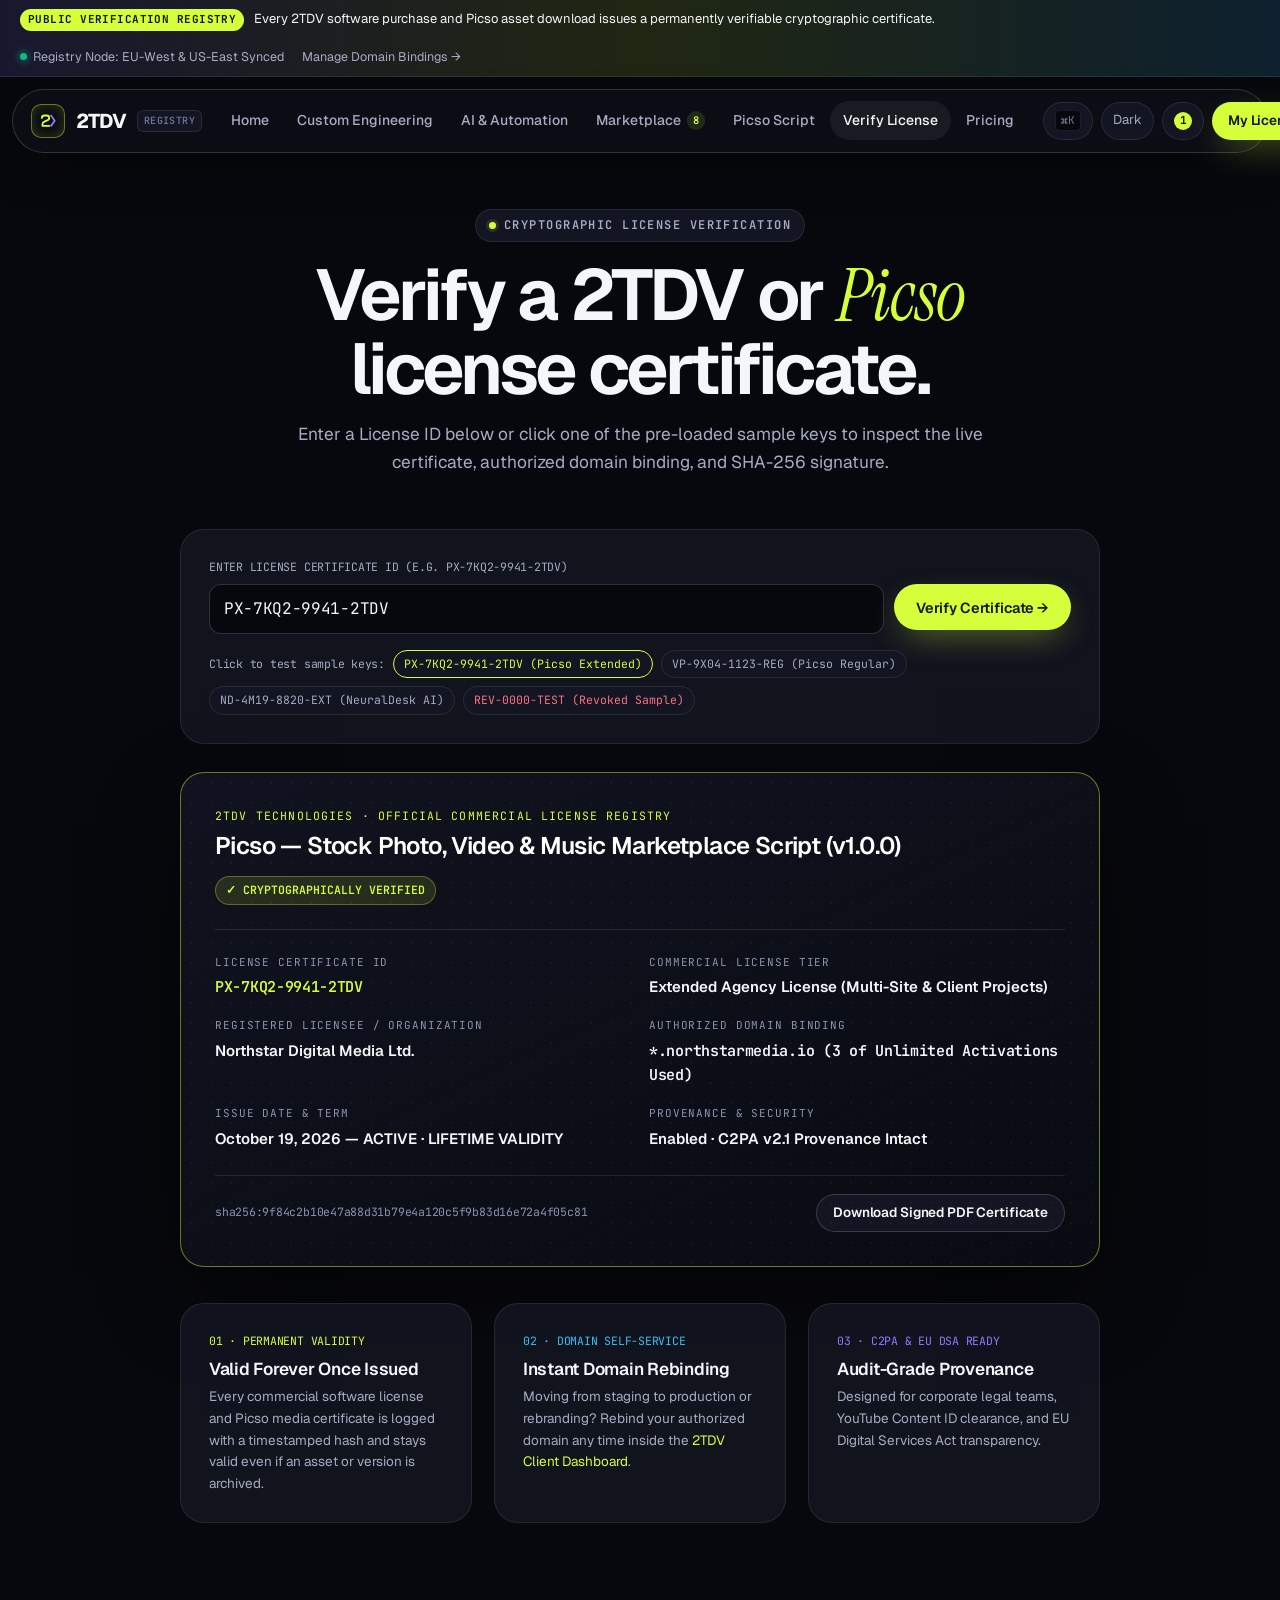
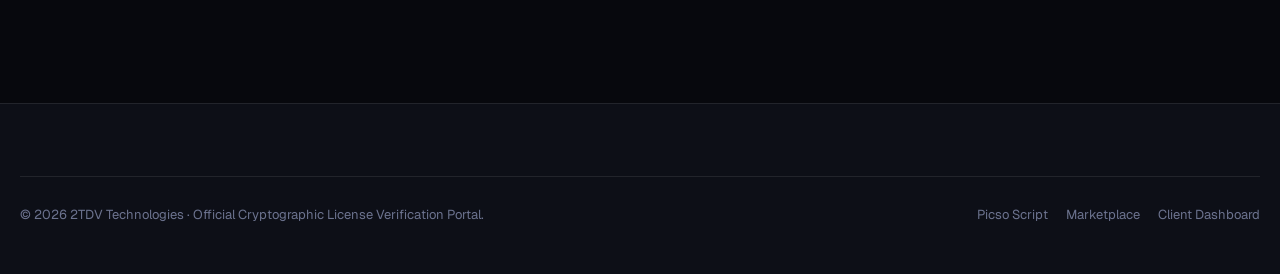
<file: verify-license.html>
<!doctype html>
<html lang="en" data-theme="dark">
<head>
  <meta charset="utf-8">
  <meta name="viewport" content="width=device-width, initial-scale=1">
  <title>Public License Verification &amp; Cryptographic Certificate Registry — 2TDV.com</title>
  <meta name="description" content="Verify any 2TDV or Picso commercial software license ID online. Inspect domain bindings, C2PA provenance status, and cryptographic SHA-256 signatures.">
  <link rel="icon" type="image/svg+xml" href="favicon.svg">
  <link rel="stylesheet" href="assets/css/styles.css">
</head>
<body>

  <div class="topbar">
    <div class="wrap topbar-inner">
      <div class="topbar-promo">
        <span class="topbar-badge">Public Verification Registry</span>
        <span>Every 2TDV software purchase and Picso asset download issues a permanently verifiable cryptographic certificate.</span>
      </div>
      <div class="topbar-links">
        <span class="status-dot">Registry Node: EU-West &amp; US-East Synced</span>
        <a href="dashboard.html">Manage Domain Bindings →</a>
      </div>
    </div>
  </div>

  <header class="site-header">
    <div class="nav-bar">
      <a href="index.html" class="brand-logo">
        <span class="brand-mark">
          <svg width="22" height="22" viewBox="0 0 36 36" fill="none">
            <path d="M8 13C8 10.79 9.79 9 12 9H16C18.21 9 20 10.79 20 13C20 14.65 19 16.07 17.56 16.68L11.44 19.32C9.96 19.95 9 21.4 9 23V26H20" stroke="#d4ff3a" stroke-width="3" stroke-linecap="round" stroke-linejoin="round"/>
            <path d="M23 9L29 17.5L23 26" stroke="#8b7bff" stroke-width="3" stroke-linecap="round" stroke-linejoin="round"/>
          </svg>
        </span>
        <span>2TDV</span>
        <span class="brand-sub">REGISTRY</span>
      </a>

      <nav class="nav-menu" aria-label="Primary Navigation">
        <a href="index.html" class="nav-link">Home</a>
        <a href="services.html" class="nav-link">Custom Engineering</a>
        <a href="ai-solutions.html" class="nav-link">AI &amp; Automation</a>
        <a href="marketplace.html" class="nav-link">Marketplace <span class="nav-count">8</span></a>
        <a href="product-picso.html" class="nav-link">Picso Script</a>
        <a href="verify-license.html" class="nav-link active">Verify License</a>
        <a href="pricing.html" class="nav-link">Pricing</a>
      </nav>

      <div class="nav-actions">
        <button type="button" class="icon-btn" data-open-cmd aria-label="Search"><span class="kbd-hint">⌘K</span></button>
        <button type="button" class="icon-btn" data-theme-toggle aria-label="Theme"><span class="theme-label">Dark</span></button>
        <button type="button" class="icon-btn" data-open-cart aria-label="Cart"><span class="cart-badge" data-cart-count>1</span></button>
        <a href="dashboard.html" class="btn btn-lime btn-sm hide-sm">My Licenses</a>
      </div>
    </div>
  </header>

  <main>
    <section class="section" style="padding-top:56px">
      <div class="wrap-narrow">
        <div class="section-head center">
          <span class="eyebrow">Cryptographic License Verification</span>
          <h1>Verify a 2TDV or <span class="serif text-lime">Picso</span> license certificate.</h1>
          <p class="lead">
            Enter a License ID below or click one of the pre-loaded sample keys to inspect the live certificate, authorized domain binding, and SHA-256 signature.
          </p>
        </div>

        <!-- Interactive Verification Search Box -->
        <div class="card" style="margin-bottom:28px">
          <label for="license-verify-input" class="mono text-muted" style="font-size:11.5px;display:block;margin-bottom:8px">
            ENTER LICENSE CERTIFICATE ID (E.G. PX-7KQ2-9941-2TDV)
          </label>
          <div style="display:flex;gap:10px;flex-wrap:wrap">
            <input type="text" id="license-verify-input" class="input mono" style="flex:1;font-size:16px" value="PX-7KQ2-9941-2TDV" placeholder="PX-XXXX-XXXX-2TDV">
            <button type="button" id="license-verify-btn" class="btn btn-lime">Verify Certificate →</button>
          </div>

          <div style="margin-top:16px;display:flex;align-items:center;gap:8px;flex-wrap:wrap">
            <span class="mono text-muted" style="font-size:11.5px">Click to test sample keys:</span>
            <button type="button" class="tag" data-sample-key="PX-7KQ2-9941-2TDV" style="cursor:pointer;border-color:var(--lime);color:var(--lime)">PX-7KQ2-9941-2TDV (Picso Extended)</button>
            <button type="button" class="tag" data-sample-key="VP-9X04-1123-REG" style="cursor:pointer">VP-9X04-1123-REG (Picso Regular)</button>
            <button type="button" class="tag" data-sample-key="ND-4M19-8820-EXT" style="cursor:pointer">ND-4M19-8820-EXT (NeuralDesk AI)</button>
            <button type="button" class="tag" data-sample-key="REV-0000-TEST" style="cursor:pointer;color:var(--rose)">REV-0000-TEST (Revoked Sample)</button>
          </div>
        </div>

        <!-- Rendered Certificate Container -->
        <div id="license-cert-output"></div>

        <!-- How 2TDV & Picso Licensing Works -->
        <div class="grid-3" style="margin-top:36px">
          <div class="card">
            <div class="mono text-lime" style="font-size:11.5px">01 · PERMANENT VALIDITY</div>
            <h4 style="margin-top:8px">Valid Forever Once Issued</h4>
            <p class="text-muted" style="font-size:13.5px;margin-top:6px">
              Every commercial software license and Picso media certificate is logged with a timestamped hash and stays valid even if an asset or version is archived.
            </p>
          </div>
          <div class="card">
            <div class="mono text-cyan" style="font-size:11.5px">02 · DOMAIN SELF-SERVICE</div>
            <h4 style="margin-top:8px">Instant Domain Rebinding</h4>
            <p class="text-muted" style="font-size:13.5px;margin-top:6px">
              Moving from staging to production or rebranding? Rebind your authorized domain any time inside the <a href="dashboard.html" class="text-lime">2TDV Client Dashboard</a>.
            </p>
          </div>
          <div class="card">
            <div class="mono text-violet" style="font-size:11.5px">03 · C2PA &amp; EU DSA READY</div>
            <h4 style="margin-top:8px">Audit-Grade Provenance</h4>
            <p class="text-muted" style="font-size:13.5px;margin-top:6px">
              Designed for corporate legal teams, YouTube Content ID clearance, and EU Digital Services Act transparency.
            </p>
          </div>
        </div>
      </div>
    </section>
  </main>

  <footer class="site-footer">
    <div class="wrap">
      <div class="footer-bottom">
        <div>© 2026 2TDV Technologies · Official Cryptographic License Verification Portal.</div>
        <div style="display:flex;gap:18px">
          <a href="product-picso.html">Picso Script</a>
          <a href="marketplace.html">Marketplace</a>
          <a href="dashboard.html">Client Dashboard</a>
        </div>
      </div>
    </div>
  </footer>

  <script src="assets/js/app.js"></script>
</body>
</html>
</file>
<file: assets/css/styles.css>
/* ==========================================================================
   2TDV.com — Premium AI Engineering Studio & Commercial Software Marketplace
   Design System & Global Stylesheet (v2.6)
   ========================================================================== */

@import url('https://fonts.googleapis.com/css2?family=Geist:wght@300..800&family=Instrument+Serif:ital@0;1&family=JetBrains+Mono:wght@400;500;600&display=swap');

:root {
  /* Core Dark Theme (Default) */
  --bg-0: #07080d;
  --bg-1: #0d0f17;
  --bg-2: #131622;
  --bg-3: #1a1e2e;
  --bg-glass: rgba(13, 15, 23, 0.78);
  --bg-card: rgba(19, 22, 34, 0.85);
  --bg-card-hover: rgba(25, 29, 45, 0.95);
  --bg-elevated: #171b29;

  --text-1: #f5f6fa;
  --text-2: #a5acc4;
  --text-3: #6c738f;
  --text-inv: #080a0f;

  --border: rgba(255, 255, 255, 0.085);
  --border-strong: rgba(255, 255, 255, 0.16);
  --border-accent: rgba(212, 255, 58, 0.4);

  /* Signature Brand Accents */
  --lime: #d4ff3a;
  --lime-hover: #e0ff66;
  --lime-ink: #141a00;
  --lime-soft: rgba(212, 255, 58, 0.12);

  --violet: #8b7bff;
  --violet-soft: rgba(139, 123, 255, 0.14);
  --indigo: #6366f1;
  --cyan: #38bdf8;
  --cyan-soft: rgba(56, 189, 248, 0.13);
  --mint: #2dd4bf;
  --emerald: #10b981;
  --emerald-soft: rgba(16, 185, 129, 0.14);
  --amber: #fbbf24;
  --amber-soft: rgba(251, 191, 36, 0.14);
  --rose: #fb7185;
  --rose-soft: rgba(251, 113, 133, 0.14);
  --coral: #ff7a59;

  /* Typography */
  --sans: "Geist", -apple-system, BlinkMacSystemFont, "Segoe UI", Roboto, sans-serif;
  --serif: "Instrument Serif", Georgia, serif;
  --mono: "JetBrains Mono", ui-monospace, SFMono-Regular, Menlo, monospace;

  /* Geometry & Depth */
  --r-xs: 8px;
  --r-sm: 12px;
  --r-md: 18px;
  --r-lg: 24px;
  --r-xl: 32px;
  --shadow-sm: 0 8px 24px -8px rgba(0, 0, 0, 0.4);
  --shadow-md: 0 20px 50px -20px rgba(0, 0, 0, 0.65);
  --shadow-lg: 0 32px 90px -24px rgba(0, 0, 0, 0.8);
  --shadow-lime: 0 12px 34px -10px rgba(212, 255, 58, 0.45);
  --shadow-violet: 0 12px 34px -10px rgba(139, 123, 255, 0.45);
}

[data-theme="light"] {
  --bg-0: #f7f7f3;
  --bg-1: #ffffff;
  --bg-2: #f0f1ec;
  --bg-3: #e5e6df;
  --bg-glass: rgba(255, 255, 255, 0.86);
  --bg-card: #ffffff;
  --bg-card-hover: #fcfcfa;
  --bg-elevated: #ffffff;

  --text-1: #0a0b10;
  --text-2: #454959;
  --text-3: #71768a;
  --text-inv: #f5f6fa;

  --border: #e2e4dc;
  --border-strong: #c9ccd6;
  --border-accent: #9dc400;

  --lime: #bce617;
  --lime-hover: #aee000;
  --lime-ink: #111700;
  --lime-soft: rgba(168, 214, 0, 0.16);

  --violet: #6851ff;
  --violet-soft: rgba(104, 81, 255, 0.11);
  --cyan: #0284c7;
  --cyan-soft: rgba(2, 132, 199, 0.11);
  --emerald: #059669;
  --emerald-soft: rgba(5, 150, 105, 0.12);
  --amber: #d97706;
  --amber-soft: rgba(217, 119, 6, 0.12);
  --rose: #e11d48;
  --rose-soft: rgba(225, 29, 72, 0.11);

  --shadow-sm: 0 6px 20px -6px rgba(10, 12, 20, 0.07);
  --shadow-md: 0 18px 45px -15px rgba(10, 12, 20, 0.11);
  --shadow-lg: 0 30px 80px -20px rgba(10, 12, 20, 0.16);
  --shadow-lime: 0 12px 28px -8px rgba(155, 196, 0, 0.35);
}

/* ==========================================================================
   Reset & Base
   ========================================================================== */
*, *::before, *::after {
  box-sizing: border-box;
}

html {
  scroll-behavior: smooth;
  -webkit-text-size-adjust: 100%;
}

body {
  margin: 0;
  font-family: var(--sans);
  background-color: var(--bg-0);
  color: var(--text-1);
  line-height: 1.6;
  font-size: 16px;
  -webkit-font-smoothing: antialiased;
  overflow-x: hidden;
  transition: background-color 0.25s ease, color 0.25s ease;
}

img, svg, video {
  max-width: 100%;
  display: block;
}

a {
  color: inherit;
  text-decoration: none;
}

button, input, select, textarea {
  font: inherit;
  color: inherit;
}

button {
  cursor: pointer;
  background: none;
  border: none;
}

ul, ol {
  margin: 0;
  padding: 0;
  list-style: none;
}

h1, h2, h3, h4, h5, h6, p {
  margin: 0;
}

/* ==========================================================================
   Typography & Utility Classes
   ========================================================================== */
.wrap {
  width: min(1260px, calc(100% - 40px));
  margin-inline: auto;
}

.wrap-narrow {
  width: min(920px, calc(100% - 40px));
  margin-inline: auto;
}

.wrap-wide {
  width: min(1400px, calc(100% - 40px));
  margin-inline: auto;
}

.serif {
  font-family: var(--serif);
  font-style: italic;
  font-weight: 400;
  letter-spacing: -0.01em;
}

.mono {
  font-family: var(--mono);
  font-size: 0.88em;
  letter-spacing: -0.02em;
}

.text-lime { color: var(--lime); }
.text-violet { color: var(--violet); }
.text-cyan { color: var(--cyan); }
.text-emerald { color: var(--emerald); }
.text-amber { color: var(--amber); }
.text-rose { color: var(--rose); }
.text-muted { color: var(--text-2); }
.text-dim { color: var(--text-3); }

.grad-text {
  background: linear-gradient(135deg, var(--text-1) 20%, var(--lime) 65%, var(--cyan) 100%);
  -webkit-background-clip: text;
  background-clip: text;
  -webkit-text-fill-color: transparent;
}

.grad-ai {
  background: linear-gradient(135deg, #a599ff 0%, #38bdf8 55%, #d4ff3a 100%);
  -webkit-background-clip: text;
  background-clip: text;
  -webkit-text-fill-color: transparent;
}

h1, .h1 {
  font-size: clamp(2.6rem, 5.6vw, 4.9rem);
  font-weight: 650;
  letter-spacing: -0.045em;
  line-height: 1.02;
}

h2, .h2 {
  font-size: clamp(2rem, 3.8vw, 3.35rem);
  font-weight: 650;
  letter-spacing: -0.038em;
  line-height: 1.06;
}

h3, .h3 {
  font-size: clamp(1.22rem, 1.8vw, 1.5rem);
  font-weight: 600;
  letter-spacing: -0.025em;
  line-height: 1.22;
}

h4, .h4 {
  font-size: 1.08rem;
  font-weight: 600;
  letter-spacing: -0.015em;
  line-height: 1.3;
}

.lead {
  font-size: clamp(1.05rem, 1.35vw, 1.22rem);
  color: var(--text-2);
  line-height: 1.62;
  max-width: 68ch;
}

.eyebrow {
  display: inline-flex;
  align-items: center;
  gap: 8px;
  font-family: var(--mono);
  font-size: 12px;
  font-weight: 600;
  letter-spacing: 0.12em;
  text-transform: uppercase;
  color: var(--text-2);
  padding: 6px 13px;
  border-radius: 999px;
  background: var(--bg-2);
  border: 1px solid var(--border);
}

.eyebrow::before {
  content: "";
  width: 7px;
  height: 7px;
  border-radius: 50%;
  background: var(--lime);
  box-shadow: 0 0 0 3px var(--lime-soft);
}

.eyebrow.ai::before {
  background: var(--violet);
  box-shadow: 0 0 0 3px var(--violet-soft);
}

.eyebrow.cyan::before {
  background: var(--cyan);
  box-shadow: 0 0 0 3px var(--cyan-soft);
}

/* ==========================================================================
   Announcement Topbar & Sticky Glass Navigation
   ========================================================================== */
.topbar {
  background: linear-gradient(90deg, rgba(139, 123, 255, 0.14), rgba(212, 255, 58, 0.12), rgba(56, 189, 248, 0.14));
  border-bottom: 1px solid var(--border);
  font-size: 13px;
  padding: 9px 0;
  position: relative;
  z-index: 60;
}

.topbar-inner {
  display: flex;
  align-items: center;
  justify-content: space-between;
  gap: 16px;
  flex-wrap: wrap;
}

.topbar-promo {
  display: inline-flex;
  align-items: center;
  gap: 10px;
  color: var(--text-1);
}

.topbar-badge {
  background: var(--lime);
  color: var(--lime-ink);
  font-family: var(--mono);
  font-weight: 700;
  font-size: 11px;
  padding: 2px 8px;
  border-radius: 999px;
  letter-spacing: 0.04em;
  text-transform: uppercase;
}

.topbar-links {
  display: flex;
  align-items: center;
  gap: 18px;
  color: var(--text-2);
  font-size: 12.5px;
}

.topbar-links a:hover {
  color: var(--text-1);
}

.status-dot {
  display: inline-flex;
  align-items: center;
  gap: 6px;
}

.status-dot::before {
  content: "";
  width: 7px;
  height: 7px;
  border-radius: 50%;
  background: var(--emerald);
  box-shadow: 0 0 8px var(--emerald);
}

/* Main Navigation */
.site-header {
  position: sticky;
  top: 12px;
  z-index: 55;
  padding: 0 12px;
  margin-top: 12px;
  pointer-events: none;
}

.nav-bar {
  pointer-events: auto;
  max-width: 1260px;
  margin: 0 auto;
  height: 64px;
  padding: 0 12px 0 18px;
  border-radius: 999px;
  background: var(--bg-glass);
  backdrop-filter: saturate(1.6) blur(20px);
  -webkit-backdrop-filter: saturate(1.6) blur(20px);
  border: 1px solid var(--border-strong);
  box-shadow: var(--shadow-md);
  display: flex;
  align-items: center;
  justify-content: space-between;
  gap: 16px;
}

.brand-logo {
  display: inline-flex;
  align-items: center;
  gap: 11px;
  font-weight: 750;
  font-size: 20px;
  letter-spacing: -0.04em;
  color: var(--text-1);
  flex-shrink: 0;
}

.brand-mark {
  width: 34px;
  height: 34px;
  border-radius: 10px;
  background: #0a0c14;
  border: 1px solid rgba(212, 255, 58, 0.45);
  display: grid;
  place-items: center;
  position: relative;
  overflow: hidden;
  box-shadow: inset 0 0 12px rgba(212, 255, 58, 0.18);
}

.brand-sub {
  font-family: var(--mono);
  font-size: 10px;
  font-weight: 600;
  color: var(--text-3);
  padding: 2px 6px;
  border-radius: 6px;
  border: 1px solid var(--border);
  background: var(--bg-2);
  letter-spacing: 0.04em;
}

.nav-menu {
  display: flex;
  align-items: center;
  gap: 2px;
}

.nav-link {
  padding: 8px 13px;
  border-radius: 999px;
  font-size: 14px;
  font-weight: 500;
  color: var(--text-2);
  transition: color 0.18s ease, background 0.18s ease;
  display: inline-flex;
  align-items: center;
  gap: 6px;
  white-space: nowrap;
}

.nav-link:hover,
.nav-link.active {
  color: var(--text-1);
  background: rgba(255, 255, 255, 0.06);
}

[data-theme="light"] .nav-link:hover,
[data-theme="light"] .nav-link.active {
  background: rgba(10, 12, 20, 0.06);
}

.nav-count {
  font-family: var(--mono);
  font-size: 10.5px;
  font-weight: 600;
  padding: 1px 6px;
  border-radius: 999px;
  background: var(--lime-soft);
  color: var(--lime);
}

[data-theme="light"] .nav-count {
  color: #4f6600;
}

.nav-actions {
  display: flex;
  align-items: center;
  gap: 8px;
}

.icon-btn {
  height: 38px;
  padding: 0 11px;
  border-radius: 999px;
  border: 1px solid var(--border);
  background: var(--bg-2);
  color: var(--text-2);
  display: inline-flex;
  align-items: center;
  gap: 6px;
  font-size: 13px;
  transition: all 0.18s ease;
}

.icon-btn:hover {
  color: var(--text-1);
  border-color: var(--border-strong);
  transform: translateY(-1px);
}

.icon-btn svg {
  width: 16px;
  height: 16px;
}

.kbd-hint {
  font-family: var(--mono);
  font-size: 11px;
  padding: 1px 5px;
  border-radius: 4px;
  background: var(--bg-0);
  border: 1px solid var(--border);
  color: var(--text-3);
}

.cart-badge {
  font-family: var(--mono);
  font-size: 11px;
  font-weight: 700;
  min-width: 18px;
  height: 18px;
  padding: 0 5px;
  border-radius: 999px;
  background: var(--lime);
  color: var(--lime-ink);
  display: inline-grid;
  place-items: center;
}

.mobile-toggle {
  display: none;
}

@media (max-width: 1080px) {
  .nav-menu {
    display: none;
  }
  .mobile-toggle {
    display: inline-flex;
  }
  .topbar-links {
    display: none;
  }
}

@media (max-width: 640px) {
  .hide-sm {
    display: none !important;
  }
}

/* Mobile Nav Drawer */
.mobile-drawer {
  position: fixed;
  inset: 0;
  z-index: 95;
  background: rgba(5, 6, 10, 0.75);
  backdrop-filter: blur(8px);
  display: none;
}

.mobile-drawer.open {
  display: block;
}

.mobile-drawer-panel {
  position: absolute;
  top: 16px;
  right: 16px;
  left: 16px;
  background: var(--bg-1);
  border: 1px solid var(--border-strong);
  border-radius: var(--r-lg);
  padding: 22px;
  box-shadow: var(--shadow-lg);
  display: grid;
  gap: 16px;
}

.mobile-drawer-links {
  display: grid;
  gap: 6px;
}

.mobile-drawer-links a {
  padding: 12px 14px;
  border-radius: var(--r-sm);
  font-weight: 500;
  background: var(--bg-2);
  display: flex;
  justify-content: space-between;
  align-items: center;
}

/* ==========================================================================
   Buttons
   ========================================================================== */
.btn {
  display: inline-flex;
  align-items: center;
  justify-content: center;
  gap: 9px;
  height: 46px;
  padding: 0 22px;
  border-radius: 999px;
  font-weight: 600;
  font-size: 14.5px;
  letter-spacing: -0.01em;
  transition: transform 0.18s ease, box-shadow 0.18s ease, background 0.18s ease, border-color 0.18s ease;
  white-space: nowrap;
  cursor: pointer;
}

.btn svg {
  width: 17px;
  height: 17px;
  flex-shrink: 0;
}

.btn-sm {
  height: 38px;
  padding: 0 16px;
  font-size: 13.5px;
}

.btn-lg {
  height: 54px;
  padding: 0 28px;
  font-size: 16px;
}

.btn-lime {
  background: var(--lime);
  color: var(--lime-ink);
  box-shadow: var(--shadow-lime);
}

.btn-lime:hover {
  background: var(--lime-hover);
  transform: translateY(-2px);
}

.btn-violet {
  background: linear-gradient(135deg, #8b7bff, #6366f1);
  color: #ffffff;
  box-shadow: var(--shadow-violet);
}

.btn-violet:hover {
  transform: translateY(-2px);
  filter: brightness(1.08);
}

.btn-ghost {
  background: var(--bg-2);
  color: var(--text-1);
  border: 1px solid var(--border-strong);
}

.btn-ghost:hover {
  background: var(--bg-3);
  border-color: var(--text-3);
  transform: translateY(-1px);
}

.btn-outline {
  background: transparent;
  color: var(--text-1);
  border: 1px solid var(--border-strong);
}

.btn-outline:hover {
  background: var(--bg-2);
  border-color: var(--lime);
}

.btn-block {
  width: 100%;
}

/* ==========================================================================
   Hero & Atmospheric Sections
   ========================================================================== */
.hero {
  position: relative;
  padding: 72px 0 90px;
  overflow: hidden;
  isolation: isolate;
}

.hero-glow {
  position: absolute;
  inset: -15% -10% auto;
  height: 820px;
  background:
    radial-gradient(620px 380px at 18% 18%, rgba(139, 123, 255, 0.22), transparent 70%),
    radial-gradient(650px 400px at 82% 14%, rgba(212, 255, 58, 0.15), transparent 70%),
    radial-gradient(520px 360px at 52% 55%, rgba(56, 189, 248, 0.12), transparent 70%);
  z-index: -2;
  filter: blur(12px);
  pointer-events: none;
}

.hero-grid-bg {
  position: absolute;
  inset: 0;
  z-index: -1;
  background-image:
    linear-gradient(var(--border) 1px, transparent 1px),
    linear-gradient(90deg, var(--border) 1px, transparent 1px);
  background-size: 60px 60px;
  mask-image: radial-gradient(ellipse 75% 65% at 50% 28%, #000 25%, transparent 80%);
  -webkit-mask-image: radial-gradient(ellipse 75% 65% at 50% 28%, #000 25%, transparent 80%);
  pointer-events: none;
}

.hero-center {
  text-align: center;
  display: grid;
  justify-items: center;
  gap: 24px;
  max-width: 980px;
  margin: 0 auto;
}

.hero-actions {
  display: flex;
  flex-wrap: wrap;
  gap: 12px;
  justify-content: center;
  align-items: center;
}

.hero-trust-strip {
  display: flex;
  flex-wrap: wrap;
  gap: 20px;
  justify-content: center;
  font-size: 13.5px;
  color: var(--text-2);
  margin-top: 4px;
}

.hero-trust-strip span {
  display: inline-flex;
  align-items: center;
  gap: 7px;
}

.hero-trust-strip svg {
  width: 16px;
  height: 16px;
  color: var(--lime);
}

/* Interactive Hero Stage / Browser Mockup */
.hero-stage {
  margin-top: 52px;
  position: relative;
}

.stage-switcher {
  display: inline-flex;
  flex-wrap: wrap;
  gap: 6px;
  padding: 6px;
  border-radius: 999px;
  background: var(--bg-2);
  border: 1px solid var(--border-strong);
  margin-bottom: 22px;
}

.stage-tab {
  padding: 9px 18px;
  border-radius: 999px;
  font-size: 13.5px;
  font-weight: 600;
  color: var(--text-2);
  display: inline-flex;
  align-items: center;
  gap: 8px;
  transition: all 0.2s ease;
}

.stage-tab i {
  width: 8px;
  height: 8px;
  border-radius: 50%;
}

.stage-tab.active {
  background: var(--lime);
  color: var(--lime-ink);
  box-shadow: var(--shadow-sm);
}

.browser-window {
  border-radius: var(--r-lg);
  background: var(--bg-1);
  border: 1px solid var(--border-strong);
  box-shadow: var(--shadow-lg);
  overflow: hidden;
}

.browser-chrome {
  height: 46px;
  padding: 0 18px;
  background: var(--bg-2);
  border-bottom: 1px solid var(--border);
  display: flex;
  align-items: center;
  justify-content: space-between;
  gap: 12px;
}

.browser-dots {
  display: flex;
  gap: 7px;
}

.browser-dots i {
  width: 11px;
  height: 11px;
  border-radius: 50%;
  display: block;
}

.browser-dots i:nth-child(1) { background: #ff5f57; }
.browser-dots i:nth-child(2) { background: #febc2e; }
.browser-dots i:nth-child(3) { background: #28c840; }

.browser-url {
  font-family: var(--mono);
  font-size: 12px;
  color: var(--text-2);
  background: var(--bg-0);
  border: 1px solid var(--border);
  padding: 4px 18px;
  border-radius: 8px;
  display: inline-flex;
  align-items: center;
  gap: 8px;
}

.browser-body {
  padding: 26px;
}

/* ==========================================================================
   Section Layouts, Bento Grids & Cards
   ========================================================================== */
.section {
  padding: 100px 0;
  position: relative;
}

.section-sm {
  padding: 64px 0;
}

.section-alt {
  background: var(--bg-1);
  border-top: 1px solid var(--border);
  border-bottom: 1px solid var(--border);
}

.section-head {
  display: grid;
  gap: 16px;
  margin-bottom: 52px;
  max-width: 780px;
}

.section-head.center {
  margin-inline: auto;
  text-align: center;
  justify-items: center;
}

.section-head-row {
  display: flex;
  align-items: flex-end;
  justify-content: space-between;
  gap: 24px;
  margin-bottom: 48px;
  flex-wrap: wrap;
}

/* Grids */
.grid-2 { display: grid; grid-template-columns: repeat(2, 1fr); gap: 22px; }
.grid-3 { display: grid; grid-template-columns: repeat(3, 1fr); gap: 22px; }
.grid-4 { display: grid; grid-template-columns: repeat(4, 1fr); gap: 18px; }
.bento-6 { display: grid; grid-template-columns: repeat(6, 1fr); gap: 20px; }

.span-2 { grid-column: span 2; }
.span-3 { grid-column: span 3; }
.span-4 { grid-column: span 4; }
.span-6 { grid-column: span 6; }

@media (max-width: 1024px) {
  .grid-4 { grid-template-columns: repeat(2, 1fr); }
  .grid-3 { grid-template-columns: repeat(2, 1fr); }
  .bento-6 { grid-template-columns: repeat(2, 1fr); }
  .span-2, .span-3, .span-4, .span-6 { grid-column: span 2; }
}

@media (max-width: 680px) {
  .grid-2, .grid-3, .grid-4, .bento-6 { grid-template-columns: 1fr; }
  .span-2, .span-3, .span-4, .span-6 { grid-column: span 1; }
  .section { padding: 70px 0; }
}

/* Cards */
.card {
  background: var(--bg-card);
  border: 1px solid var(--border);
  border-radius: var(--r-lg);
  padding: 28px;
  position: relative;
  overflow: hidden;
  transition: transform 0.25s ease, border-color 0.25s ease, box-shadow 0.25s ease;
}

.card:hover {
  border-color: var(--border-strong);
  box-shadow: var(--shadow-md);
}

.card-interactive:hover {
  transform: translateY(-4px);
}

.card.highlight-lime {
  border-color: rgba(212, 255, 58, 0.4);
  background: linear-gradient(165deg, rgba(212, 255, 58, 0.09) 0%, var(--bg-card) 48%);
}

.card.highlight-violet {
  border-color: rgba(139, 123, 255, 0.45);
  background: linear-gradient(165deg, rgba(139, 123, 255, 0.12) 0%, var(--bg-card) 52%);
}

.card-icon {
  width: 46px;
  height: 46px;
  border-radius: 13px;
  display: grid;
  place-items: center;
  margin-bottom: 18px;
  background: var(--bg-2);
  border: 1px solid var(--border);
  color: var(--lime);
}

.card-icon svg {
  width: 22px;
  height: 22px;
}

.card-icon.violet { color: var(--violet); background: var(--violet-soft); border-color: rgba(139,123,255,0.25); }
.card-icon.cyan { color: var(--cyan); background: var(--cyan-soft); border-color: rgba(56,189,248,0.25); }
.card-icon.emerald { color: var(--emerald); background: var(--emerald-soft); border-color: rgba(16,185,129,0.25); }
.card-icon.amber { color: var(--amber); background: var(--amber-soft); border-color: rgba(251,191,36,0.25); }
.card-icon.lime { color: var(--lime); background: var(--lime-soft); border-color: rgba(212,255,58,0.28); }

/* Tags & Badges */
.tag-list {
  display: flex;
  flex-wrap: wrap;
  gap: 7px;
  margin-top: 16px;
}

.tag {
  font-family: var(--mono);
  font-size: 11.5px;
  padding: 4px 10px;
  border-radius: 999px;
  background: var(--bg-2);
  border: 1px solid var(--border);
  color: var(--text-2);
  display: inline-flex;
  align-items: center;
  gap: 5px;
}

.badge {
  display: inline-flex;
  align-items: center;
  gap: 6px;
  font-family: var(--mono);
  font-size: 11.5px;
  font-weight: 600;
  padding: 4px 10px;
  border-radius: 999px;
}

.badge-lime { background: var(--lime-soft); color: var(--lime); border: 1px solid rgba(212,255,58,0.3); }
[data-theme="light"] .badge-lime { color: #3c4d00; }
.badge-violet { background: var(--violet-soft); color: #b4a9ff; border: 1px solid rgba(139,123,255,0.3); }
[data-theme="light"] .badge-violet { color: #5037e8; }
.badge-cyan { background: var(--cyan-soft); color: var(--cyan); border: 1px solid rgba(56,189,248,0.3); }
.badge-emerald { background: var(--emerald-soft); color: var(--emerald); border: 1px solid rgba(16,185,129,0.3); }
.badge-amber { background: var(--amber-soft); color: var(--amber); border: 1px solid rgba(251,191,36,0.3); }
.badge-rose { background: var(--rose-soft); color: var(--rose); border: 1px solid rgba(251,113,133,0.3); }

/* ==========================================================================
   Stats & Telemetry Strip
   ========================================================================== */
.stats-grid {
  display: grid;
  grid-template-columns: repeat(4, 1fr);
  gap: 16px;
}

.stat-card {
  padding: 26px;
  border-radius: var(--r-md);
  background: var(--bg-card);
  border: 1px solid var(--border);
}

.stat-value {
  font-size: clamp(2.1rem, 3.6vw, 3.1rem);
  font-weight: 700;
  letter-spacing: -0.04em;
  line-height: 1;
  display: flex;
  align-items: baseline;
  gap: 4px;
}

.stat-label {
  margin-top: 10px;
  font-size: 14px;
  color: var(--text-2);
}

@media (max-width: 860px) {
  .stats-grid { grid-template-columns: repeat(2, 1fr); }
}

/* ==========================================================================
   Marketplace Product Cards & Filter Controls
   ========================================================================== */
.filter-bar {
  display: flex;
  flex-wrap: wrap;
  align-items: center;
  justify-content: space-between;
  gap: 16px;
  padding: 16px 20px;
  border-radius: var(--r-md);
  background: var(--bg-1);
  border: 1px solid var(--border);
  margin-bottom: 28px;
}

.filter-pills {
  display: flex;
  flex-wrap: wrap;
  gap: 8px;
}

.filter-pill {
  padding: 8px 15px;
  border-radius: 999px;
  font-size: 13.5px;
  font-weight: 500;
  color: var(--text-2);
  background: var(--bg-2);
  border: 1px solid var(--border);
  transition: all 0.18s ease;
}

.filter-pill:hover {
  color: var(--text-1);
  border-color: var(--border-strong);
}

.filter-pill.active {
  background: var(--lime);
  color: var(--lime-ink);
  border-color: var(--lime);
  font-weight: 600;
}

.search-input-wrap {
  position: relative;
  min-width: 260px;
  flex: 1;
  max-width: 360px;
}

.search-input-wrap svg {
  position: absolute;
  left: 13px;
  top: 50%;
  transform: translateY(-50%);
  width: 16px;
  height: 16px;
  color: var(--text-3);
}

.input, .select, .textarea {
  width: 100%;
  background: var(--bg-0);
  border: 1px solid var(--border-strong);
  border-radius: var(--r-sm);
  padding: 11px 14px;
  color: var(--text-1);
  font-size: 14.5px;
  transition: border-color 0.18s ease, box-shadow 0.18s ease;
}

.search-input-wrap .input {
  padding-left: 38px;
  border-radius: 999px;
}

.input:focus, .select:focus, .textarea:focus {
  outline: none;
  border-color: var(--lime);
  box-shadow: 0 0 0 3px var(--lime-soft);
}

/* Software Product Card */
.product-card {
  display: flex;
  flex-direction: column;
  background: var(--bg-card);
  border: 1px solid var(--border);
  border-radius: var(--r-lg);
  overflow: hidden;
  transition: transform 0.25s ease, border-color 0.25s ease, box-shadow 0.25s ease;
}

.product-card:hover {
  transform: translateY(-4px);
  border-color: var(--border-strong);
  box-shadow: var(--shadow-md);
}

.product-thumb {
  position: relative;
  height: 205px;
  background: var(--bg-2);
  border-bottom: 1px solid var(--border);
  overflow: hidden;
  padding: 18px;
  display: flex;
  flex-direction: column;
  justify-content: space-between;
}

.product-body {
  padding: 24px;
  display: flex;
  flex-direction: column;
  gap: 14px;
  flex: 1;
}

.product-meta-row {
  display: flex;
  align-items: center;
  justify-content: space-between;
  gap: 8px;
  font-size: 12.5px;
  color: var(--text-2);
}

.rating-stars {
  color: var(--amber);
  font-weight: 600;
  display: inline-flex;
  align-items: center;
  gap: 4px;
}

.product-footer {
  margin-top: auto;
  padding-top: 16px;
  border-top: 1px solid var(--border);
  display: flex;
  align-items: center;
  justify-content: space-between;
  gap: 12px;
}

.price-tag {
  font-size: 24px;
  font-weight: 700;
  letter-spacing: -0.03em;
}

.price-tag small {
  font-size: 12px;
  font-weight: 500;
  color: var(--text-3);
  margin-left: 4px;
}

/* ==========================================================================
   Interactive AI Playground & Terminal Components
   ========================================================================== */
.ai-console {
  display: grid;
  grid-template-columns: 320px 1fr;
  border-radius: var(--r-lg);
  background: var(--bg-1);
  border: 1px solid var(--border-strong);
  overflow: hidden;
  box-shadow: var(--shadow-lg);
}

.ai-sidebar {
  background: var(--bg-2);
  border-right: 1px solid var(--border);
  padding: 22px;
  display: flex;
  flex-direction: column;
  gap: 14px;
}

.ai-preset-btn {
  text-align: left;
  padding: 13px 15px;
  border-radius: var(--r-sm);
  background: var(--bg-1);
  border: 1px solid var(--border);
  transition: all 0.18s ease;
  display: grid;
  gap: 4px;
}

.ai-preset-btn:hover,
.ai-preset-btn.active {
  border-color: var(--lime);
  background: var(--bg-card);
}

.ai-main {
  padding: 26px;
  display: flex;
  flex-direction: column;
  gap: 20px;
}

.terminal-box {
  background: #06070b;
  color: #e2e8f0;
  border: 1px solid rgba(255, 255, 255, 0.1);
  border-radius: var(--r-md);
  padding: 20px;
  font-family: var(--mono);
  font-size: 13px;
  line-height: 1.65;
  overflow-x: auto;
}

@media (max-width: 920px) {
  .ai-console {
    grid-template-columns: 1fr;
  }
  .ai-sidebar {
    border-right: none;
    border-bottom: 1px solid var(--border);
  }
}

/* ==========================================================================
   Tables, Comparison Matrices & Accordions
   ========================================================================== */
.table-wrap {
  overflow-x: auto;
  border: 1px solid var(--border);
  border-radius: var(--r-md);
  background: var(--bg-card);
}

.data-table {
  width: 100%;
  border-collapse: collapse;
  font-size: 14.5px;
  min-width: 620px;
}

.data-table th,
.data-table td {
  padding: 15px 18px;
  text-align: left;
  border-bottom: 1px solid var(--border);
}

.data-table thead th {
  font-family: var(--mono);
  font-size: 11.5px;
  text-transform: uppercase;
  letter-spacing: 0.08em;
  color: var(--text-3);
  background: var(--bg-2);
}

.data-table tbody tr:last-child td,
.data-table tbody tr:last-child th {
  border-bottom: none;
}

.data-table tbody tr:hover {
  background: rgba(255, 255, 255, 0.02);
}

/* FAQ Accordion */
.faq-list {
  display: grid;
  gap: 12px;
  max-width: 860px;
  margin-inline: auto;
}

.faq-item {
  border: 1px solid var(--border);
  border-radius: var(--r-md);
  background: var(--bg-card);
  padding: 0 24px;
  transition: border-color 0.2s ease, background 0.2s ease;
}

.faq-item[open] {
  border-color: var(--border-strong);
  background: var(--bg-2);
}

.faq-item summary {
  cursor: pointer;
  list-style: none;
  padding: 20px 0;
  font-weight: 600;
  font-size: 16.5px;
  display: flex;
  align-items: center;
  justify-content: space-between;
  gap: 16px;
}

.faq-item summary::-webkit-details-marker {
  display: none;
}

.faq-item summary::after {
  content: "+";
  font-size: 22px;
  font-weight: 400;
  color: var(--text-3);
  transition: transform 0.2s ease;
}

.faq-item[open] summary::after {
  transform: rotate(45deg);
  color: var(--lime);
}

.faq-item p {
  padding: 0 0 20px;
  color: var(--text-2);
  font-size: 15px;
}

/* ==========================================================================
   License Certificate Visual Component
   ========================================================================== */
.certificate-card {
  background: linear-gradient(155deg, #10131f 0%, #090b12 100%);
  color: #f5f6fa;
  border: 1px solid rgba(212, 255, 58, 0.4);
  border-radius: var(--r-lg);
  padding: 34px;
  position: relative;
  overflow: hidden;
  box-shadow: var(--shadow-lg);
}

.certificate-card::before {
  content: "";
  position: absolute;
  inset: 0;
  background-image: radial-gradient(rgba(212, 255, 58, 0.12) 1px, transparent 1px);
  background-size: 20px 20px;
  opacity: 0.35;
  pointer-events: none;
}

.cert-grid {
  display: grid;
  grid-template-columns: repeat(2, 1fr);
  gap: 18px;
  margin-top: 24px;
  padding-top: 24px;
  border-top: 1px solid rgba(255, 255, 255, 0.1);
}

.cert-field label {
  display: block;
  font-family: var(--mono);
  font-size: 11px;
  text-transform: uppercase;
  letter-spacing: 0.08em;
  color: #8b93b0;
  margin-bottom: 4px;
}

.cert-field div {
  font-weight: 600;
  font-size: 15px;
}

@media (max-width: 640px) {
  .cert-grid { grid-template-columns: 1fr; }
}

/* ==========================================================================
   Dashboard Application Shell
   ========================================================================== */
.dashboard-shell {
  display: grid;
  grid-template-columns: 265px 1fr;
  min-height: calc(100vh - 90px);
  gap: 24px;
  padding: 24px 0 60px;
}

.dash-sidebar {
  background: var(--bg-1);
  border: 1px solid var(--border);
  border-radius: var(--r-lg);
  padding: 20px;
  height: fit-content;
  position: sticky;
  top: 90px;
  display: flex;
  flex-direction: column;
  gap: 6px;
}

.dash-nav-btn {
  width: 100%;
  text-align: left;
  padding: 11px 14px;
  border-radius: var(--r-sm);
  font-size: 14px;
  font-weight: 500;
  color: var(--text-2);
  display: flex;
  align-items: center;
  justify-content: space-between;
  gap: 10px;
  transition: all 0.18s ease;
}

.dash-nav-btn span {
  display: inline-flex;
  align-items: center;
  gap: 10px;
}

.dash-nav-btn svg {
  width: 17px;
  height: 17px;
}

.dash-nav-btn:hover {
  color: var(--text-1);
  background: var(--bg-2);
}

.dash-nav-btn.active {
  background: var(--lime);
  color: var(--lime-ink);
  font-weight: 600;
}

.dash-content {
  display: flex;
  flex-direction: column;
  gap: 24px;
}

.dash-panel {
  display: none;
}

.dash-panel.active {
  display: flex;
  flex-direction: column;
  gap: 24px;
}

@media (max-width: 980px) {
  .dashboard-shell {
    grid-template-columns: 1fr;
  }
  .dash-sidebar {
    position: static;
    flex-direction: row;
    overflow-x: auto;
  }
  .dash-nav-btn {
    width: auto;
    white-space: nowrap;
  }
}

/* ==========================================================================
   Modals, Command Palette (⌘K), Cart Drawer & Toast Notifications
   ========================================================================== */
.modal-backdrop {
  position: fixed;
  inset: 0;
  z-index: 100;
  background: rgba(5, 6, 12, 0.76);
  backdrop-filter: blur(8px);
  display: none;
  place-items: center;
  padding: 20px;
}

.modal-backdrop.open {
  display: grid;
}

.cmd-modal {
  width: min(640px, 100%);
  background: var(--bg-1);
  border: 1px solid var(--border-strong);
  border-radius: var(--r-lg);
  box-shadow: var(--shadow-lg);
  overflow: hidden;
}

.cmd-header {
  padding: 16px 20px;
  border-bottom: 1px solid var(--border);
  display: flex;
  align-items: center;
  gap: 12px;
}

.cmd-header input {
  width: 100%;
  background: transparent;
  border: none;
  color: var(--text-1);
  font-size: 16px;
  outline: none;
}

.cmd-results {
  max-height: 380px;
  overflow-y: auto;
  padding: 12px;
  display: grid;
  gap: 4px;
}

.cmd-item {
  padding: 11px 14px;
  border-radius: var(--r-sm);
  display: flex;
  align-items: center;
  justify-content: space-between;
  gap: 12px;
  font-size: 14px;
  color: var(--text-2);
  transition: background 0.15s ease, color 0.15s ease;
}

.cmd-item:hover {
  background: var(--bg-2);
  color: var(--text-1);
}

/* Slide-Over Cart Drawer */
.cart-drawer-backdrop {
  position: fixed;
  inset: 0;
  z-index: 100;
  background: rgba(5, 6, 12, 0.72);
  backdrop-filter: blur(6px);
  display: none;
  justify-content: flex-end;
}

.cart-drawer-backdrop.open {
  display: flex;
}

.cart-drawer {
  width: min(440px, 100%);
  height: 100%;
  background: var(--bg-1);
  border-left: 1px solid var(--border-strong);
  padding: 26px;
  display: flex;
  flex-direction: column;
  justify-content: space-between;
  box-shadow: var(--shadow-lg);
}

/* Toast Notification */
.toast-container {
  position: fixed;
  bottom: 24px;
  right: 24px;
  z-index: 120;
  display: grid;
  gap: 10px;
  pointer-events: none;
}

.toast {
  pointer-events: auto;
  background: var(--bg-1);
  border: 1px solid var(--lime);
  color: var(--text-1);
  padding: 13px 18px;
  border-radius: var(--r-sm);
  box-shadow: var(--shadow-lg);
  font-size: 14px;
  display: flex;
  align-items: center;
  gap: 10px;
  animation: toastIn 0.25s ease forwards;
}

@keyframes toastIn {
  from { opacity: 0; transform: translateY(12px); }
  to { opacity: 1; transform: translateY(0); }
}

/* ==========================================================================
   Footer & CTA Band
   ========================================================================== */
.cta-banner {
  border-radius: var(--r-xl);
  padding: 72px 44px;
  background:
    radial-gradient(520px 300px at 15% 10%, rgba(139, 123, 255, 0.28), transparent 70%),
    radial-gradient(560px 320px at 85% 90%, rgba(212, 255, 58, 0.2), transparent 70%),
    var(--bg-1);
  border: 1px solid var(--border-strong);
  text-align: center;
  display: grid;
  justify-items: center;
  gap: 20px;
  box-shadow: var(--shadow-lg);
}

.site-footer {
  margin-top: 80px;
  padding: 72px 0 48px;
  border-top: 1px solid var(--border);
  background: var(--bg-1);
  font-size: 14px;
  color: var(--text-2);
}

.footer-grid {
  display: grid;
  grid-template-columns: 1.6fr repeat(4, 1fr);
  gap: 36px;
  margin-bottom: 52px;
}

.footer-col h4 {
  color: var(--text-1);
  font-size: 13px;
  font-family: var(--mono);
  text-transform: uppercase;
  letter-spacing: 0.08em;
  margin-bottom: 16px;
}

.footer-col ul {
  display: grid;
  gap: 10px;
}

.footer-col a:hover {
  color: var(--lime);
}

.footer-bottom {
  padding-top: 28px;
  border-top: 1px solid var(--border);
  display: flex;
  align-items: center;
  justify-content: space-between;
  flex-wrap: wrap;
  gap: 16px;
  font-size: 13px;
  color: var(--text-3);
}

@media (max-width: 960px) {
  .footer-grid {
    grid-template-columns: 1fr 1fr;
  }
}

@media (max-width: 560px) {
  .footer-grid {
    grid-template-columns: 1fr;
  }
  .cta-banner {
    padding: 48px 24px;
  }
}
</file>
